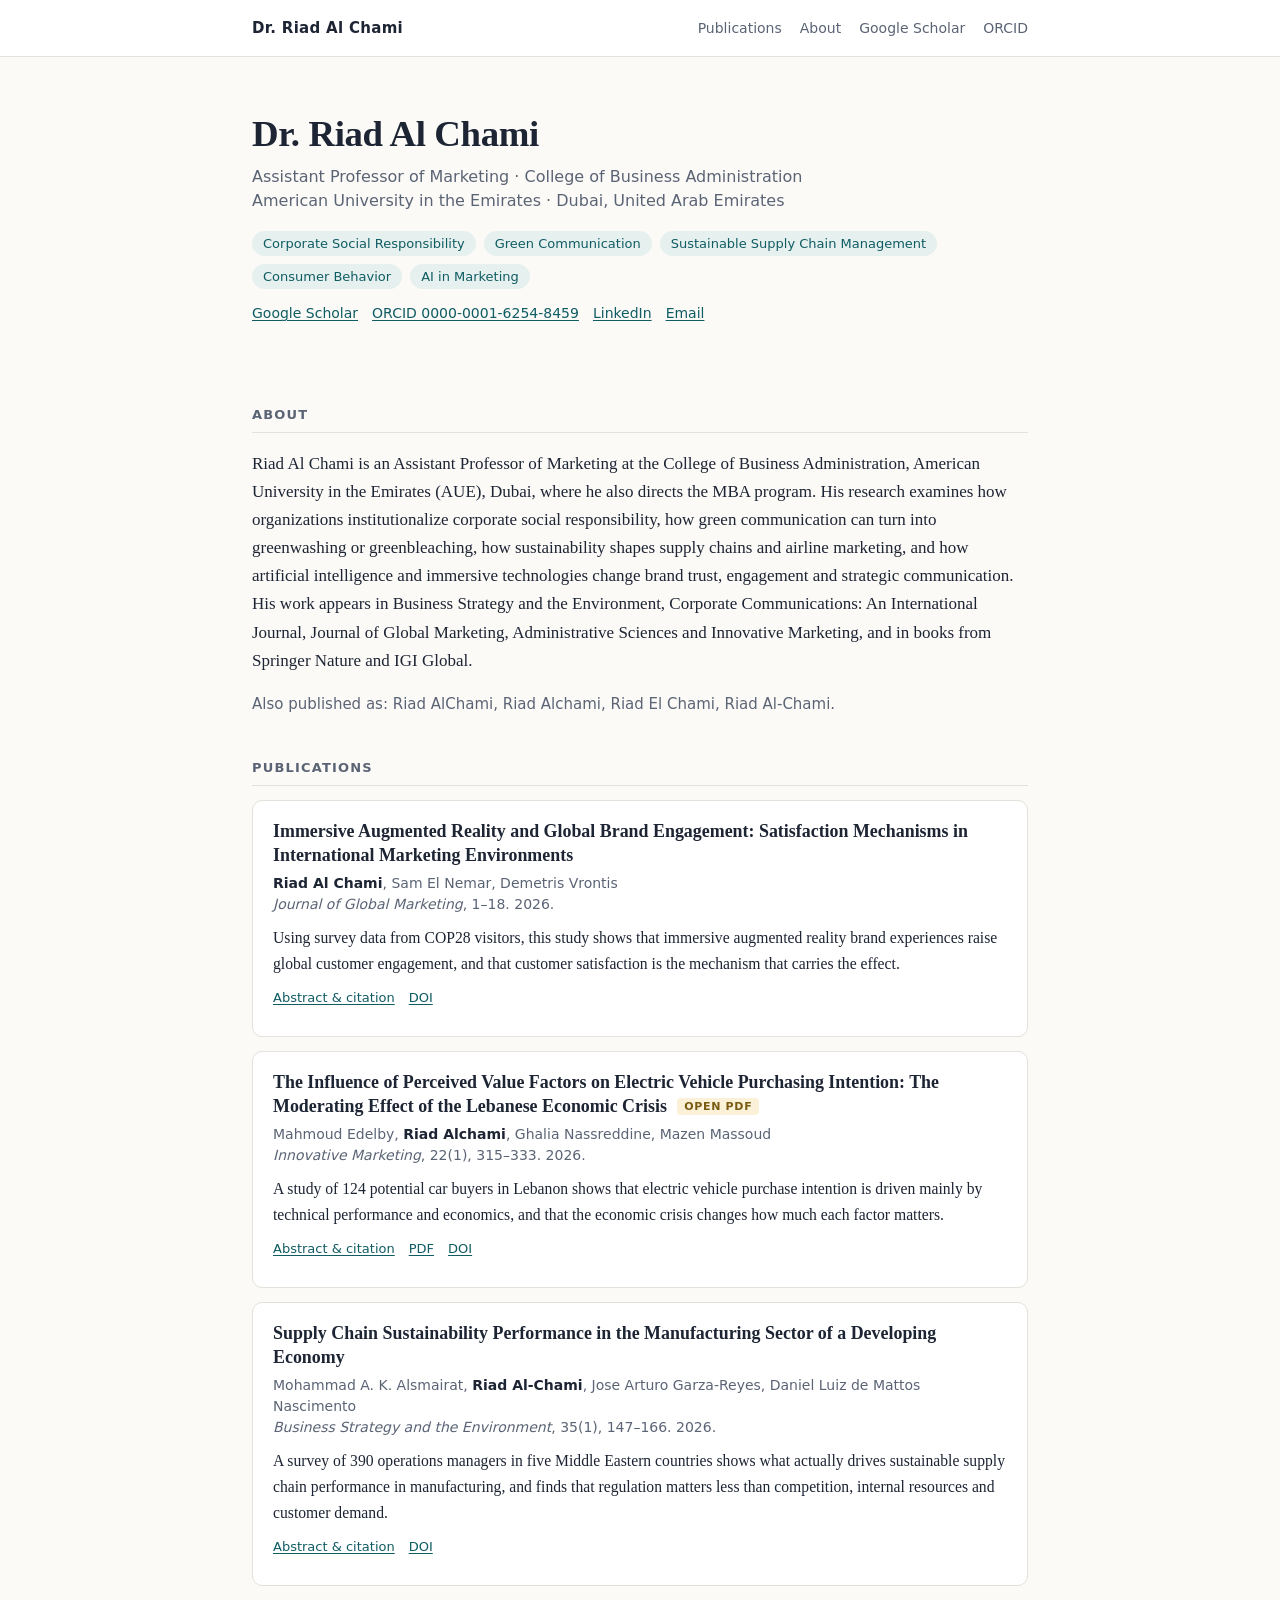
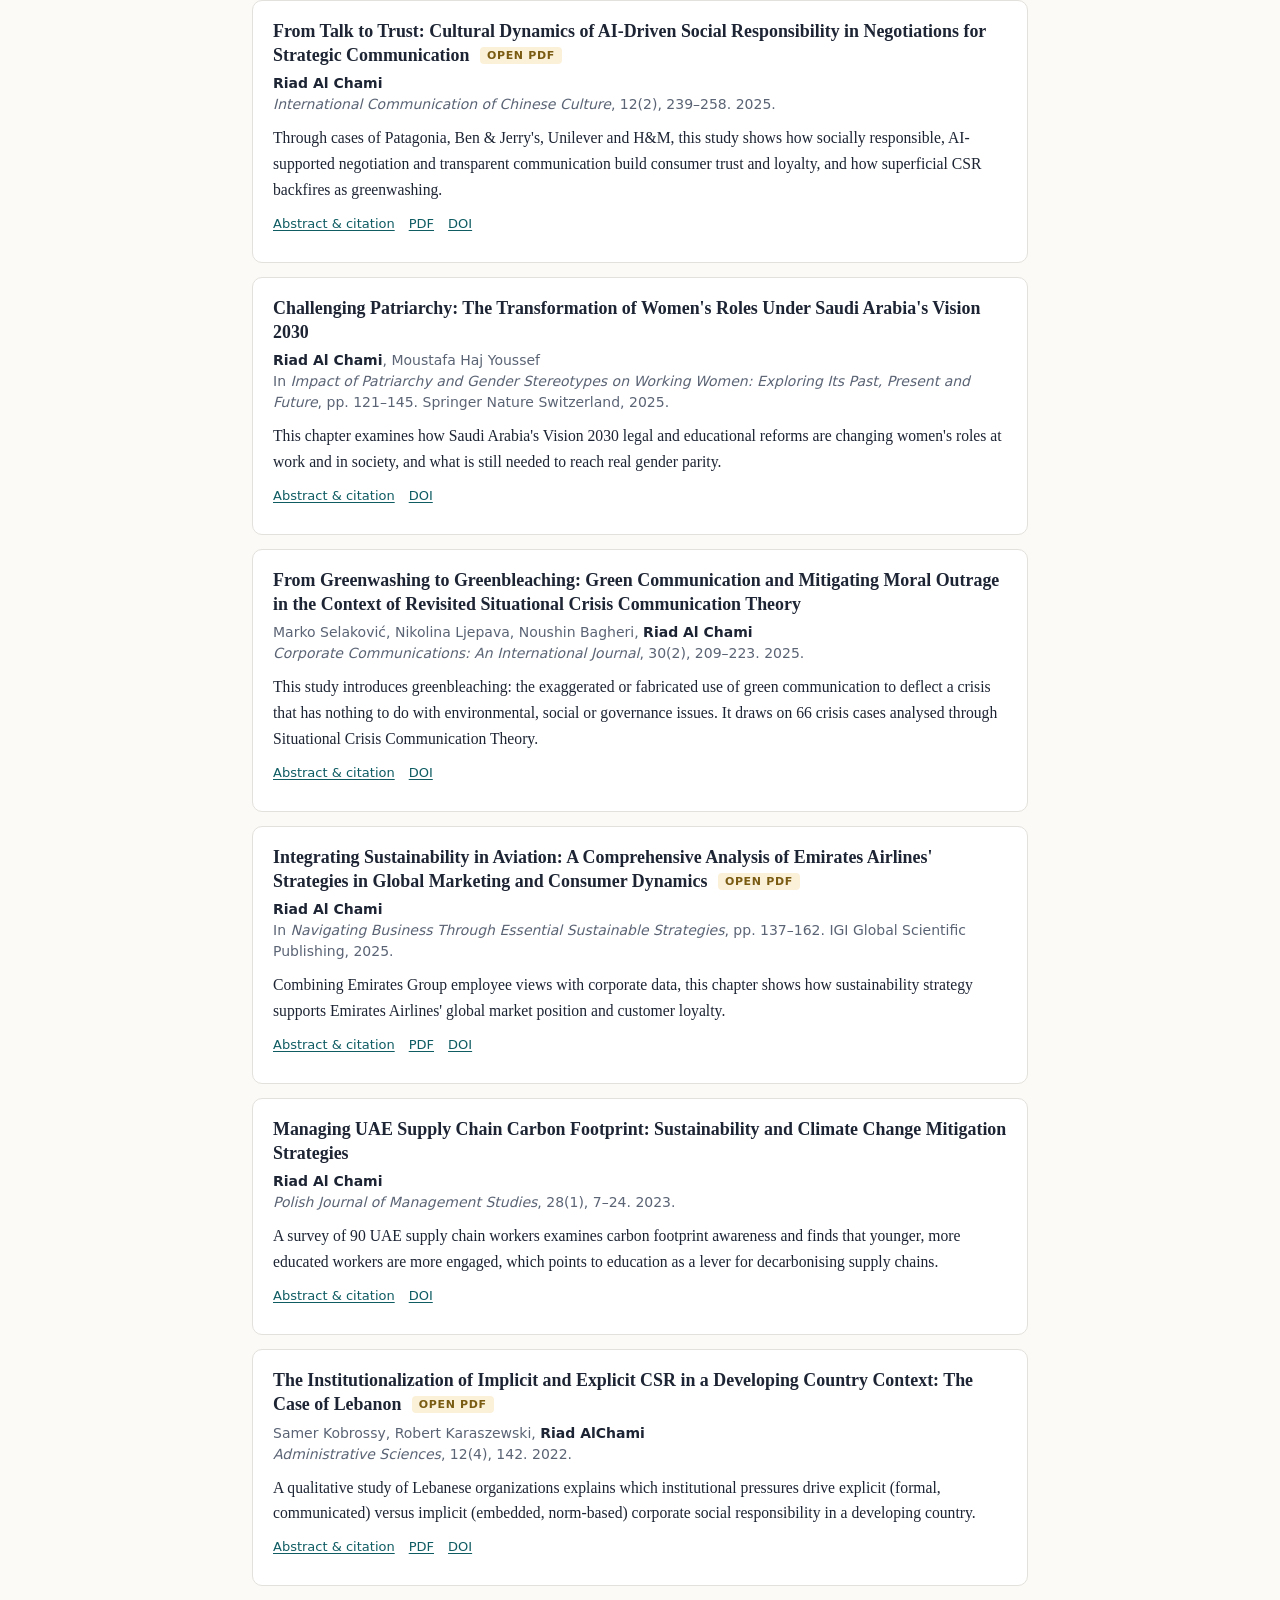
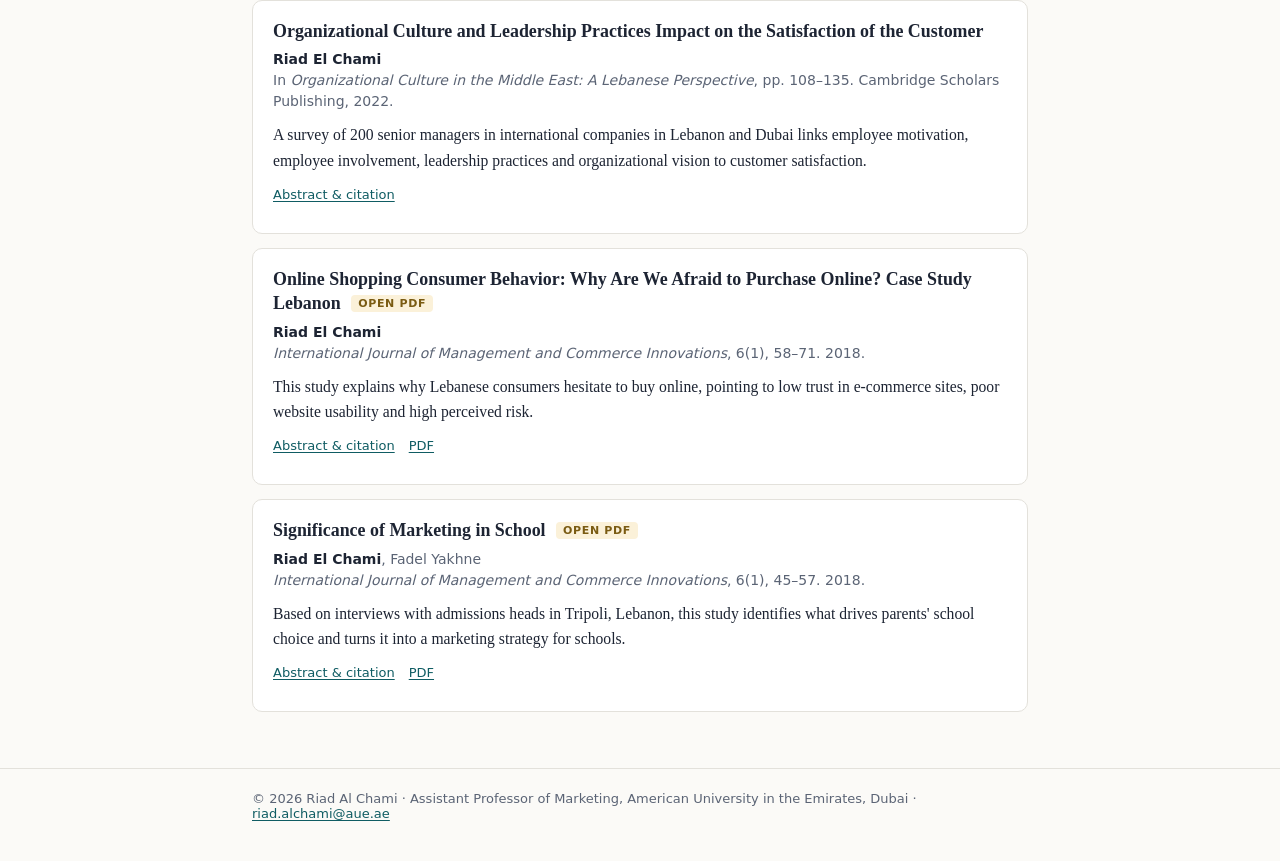
<file: index.html>
<!DOCTYPE html>
<html lang="en"><head>
<meta charset="utf-8"><meta name="viewport" content="width=device-width,initial-scale=1">
<title>Dr. Riad Al Chami | Marketing, CSR and Sustainability Research</title>
<meta name="description" content="Dr. Riad Al Chami, Assistant Professor of Marketing at the American University in the Emirates, Dubai. Research on corporate social responsibility, green communication and greenwashing, sustainable supply chains, consumer behavior and AI in marketing.">
<link rel="canonical" href="https://riadalchami-cloud.github.io/">
<meta property="og:type" content="website"><meta property="og:title" content="Dr. Riad Al Chami | Marketing, CSR and Sustainability Research"><meta property="og:description" content="Dr. Riad Al Chami, Assistant Professor of Marketing at the American University in the Emirates, Dubai. Research on corporate social responsibility, green communication and greenwashing, sustainable supply chains, consumer behavior and AI in marketing."><meta property="og:url" content="https://riadalchami-cloud.github.io/">
<meta name="robots" content="index,follow">

<link rel="stylesheet" href="https://riadalchami-cloud.github.io/style.css">
<script type="application/ld+json">{"@context": "https://schema.org", "@graph": [{"@type": "Person", "@id": "https://riadalchami-cloud.github.io/#person", "name": "Riad Al Chami", "honorificPrefix": "Dr.", "givenName": "Riad", "familyName": "Al Chami", "alternateName": ["Riad AlChami", "Riad Alchami", "Riad El Chami", "Riad Al-Chami"], "jobTitle": "Assistant Professor of Marketing", "affiliation": {"@type": "CollegeOrUniversity", "name": "American University in the Emirates", "url": "https://www.aue.ae", "address": {"@type": "PostalAddress", "addressLocality": "Dubai", "addressCountry": "AE"}}, "email": "mailto:riad.alchami@aue.ae", "url": "https://riadalchami-cloud.github.io/", "sameAs": ["https://orcid.org/0000-0001-6254-8459", "https://scholar.google.com/citations?user=tgdiXy8AAAAJ", "https://www.linkedin.com/in/riadchami/"], "knowsAbout": ["Corporate Social Responsibility", "Green Communication", "Sustainable Supply Chain Management", "Consumer Behavior", "AI in Marketing"], "identifier": {"@type": "PropertyValue", "propertyID": "ORCID", "value": "0000-0001-6254-8459"}}, {"@type": "ProfilePage", "@id": "https://riadalchami-cloud.github.io/", "url": "https://riadalchami-cloud.github.io/", "name": "Dr. Riad Al Chami | Publications", "mainEntity": {"@id": "https://riadalchami-cloud.github.io/#person"}, "dateModified": "2026-11-16"}, {"@type": "ItemList", "name": "Publications by Riad Al Chami", "itemListElement": [{"@type": "ListItem", "position": 1, "url": "https://riadalchami-cloud.github.io/immersive-augmented-reality-global-brand-engagement.html", "name": "Immersive Augmented Reality and Global Brand Engagement: Satisfaction Mechanisms in International Marketing Environments"}, {"@type": "ListItem", "position": 2, "url": "https://riadalchami-cloud.github.io/ev-purchase-intention-lebanese-economic-crisis.html", "name": "The Influence of Perceived Value Factors on Electric Vehicle Purchasing Intention: The Moderating Effect of the Lebanese Economic Crisis"}, {"@type": "ListItem", "position": 3, "url": "https://riadalchami-cloud.github.io/supply-chain-sustainability-performance-manufacturing.html", "name": "Supply Chain Sustainability Performance in the Manufacturing Sector of a Developing Economy"}, {"@type": "ListItem", "position": 4, "url": "https://riadalchami-cloud.github.io/from-talk-to-trust-ai-driven-social-responsibility.html", "name": "From Talk to Trust: Cultural Dynamics of AI-Driven Social Responsibility in Negotiations for Strategic Communication"}, {"@type": "ListItem", "position": 5, "url": "https://riadalchami-cloud.github.io/challenging-patriarchy-saudi-vision-2030.html", "name": "Challenging Patriarchy: The Transformation of Women's Roles Under Saudi Arabia's Vision 2030"}, {"@type": "ListItem", "position": 6, "url": "https://riadalchami-cloud.github.io/from-greenwashing-to-greenbleaching.html", "name": "From Greenwashing to Greenbleaching: Green Communication and Mitigating Moral Outrage in the Context of Revisited Situational Crisis Communication Theory"}, {"@type": "ListItem", "position": 7, "url": "https://riadalchami-cloud.github.io/integrating-sustainability-in-aviation-emirates-airlines.html", "name": "Integrating Sustainability in Aviation: A Comprehensive Analysis of Emirates Airlines' Strategies in Global Marketing and Consumer Dynamics"}, {"@type": "ListItem", "position": 8, "url": "https://riadalchami-cloud.github.io/managing-uae-supply-chain-carbon-footprint.html", "name": "Managing UAE Supply Chain Carbon Footprint: Sustainability and Climate Change Mitigation Strategies"}, {"@type": "ListItem", "position": 9, "url": "https://riadalchami-cloud.github.io/institutionalization-implicit-explicit-csr-lebanon.html", "name": "The Institutionalization of Implicit and Explicit CSR in a Developing Country Context: The Case of Lebanon"}, {"@type": "ListItem", "position": 10, "url": "https://riadalchami-cloud.github.io/organizational-culture-leadership-customer-satisfaction.html", "name": "Organizational Culture and Leadership Practices Impact on the Satisfaction of the Customer"}, {"@type": "ListItem", "position": 11, "url": "https://riadalchami-cloud.github.io/online-shopping-consumer-behavior-lebanon.html", "name": "Online Shopping Consumer Behavior: Why Are We Afraid to Purchase Online? Case Study Lebanon"}, {"@type": "ListItem", "position": 12, "url": "https://riadalchami-cloud.github.io/significance-of-marketing-in-school.html", "name": "Significance of Marketing in School"}]}]}</script>
</head><body>
<header class="site"><div class="wrap"><a class="brand" href="https://riadalchami-cloud.github.io/">Dr. Riad Al Chami</a>
<nav><a href="https://riadalchami-cloud.github.io/#publications">Publications</a><a href="https://riadalchami-cloud.github.io/#about">About</a><a href="https://scholar.google.com/citations?user=tgdiXy8AAAAJ">Google Scholar</a><a href="https://orcid.org/0000-0001-6254-8459">ORCID</a></nav></div></header>

<main class="wrap">
<section class="hero"><h1>Dr. Riad Al Chami</h1>
<p class="role">Assistant Professor of Marketing · College of Business Administration<br>American University in the Emirates · Dubai, United Arab Emirates</p>
<ul class="chips"><li>Corporate Social Responsibility</li><li>Green Communication</li><li>Sustainable Supply Chain Management</li><li>Consumer Behavior</li><li>AI in Marketing</li></ul>
<p class="ids"><a href="https://scholar.google.com/citations?user=tgdiXy8AAAAJ">Google Scholar</a><a href="https://orcid.org/0000-0001-6254-8459">ORCID 0000-0001-6254-8459</a><a href="https://www.linkedin.com/in/riadchami/">LinkedIn</a><a href="mailto:riad.alchami@aue.ae">Email</a></p></section>
<section id="about"><h2>About</h2><p>Riad Al Chami is an Assistant Professor of Marketing at the College of Business Administration, American University in the Emirates (AUE), Dubai, where he also directs the MBA program. His research examines how organizations institutionalize corporate social responsibility, how green communication can turn into greenwashing or greenbleaching, how sustainability shapes supply chains and airline marketing, and how artificial intelligence and immersive technologies change brand trust, engagement and strategic communication. His work appears in Business Strategy and the Environment, Corporate Communications: An International Journal, Journal of Global Marketing, Administrative Sciences and Innovative Marketing, and in books from Springer Nature and IGI Global.</p>
<p class="meta">Also published as: Riad AlChami, Riad Alchami, Riad El Chami, Riad Al-Chami.</p></section>
<section id="publications"><h2>Publications</h2><div class="pub"><h3><a href="https://riadalchami-cloud.github.io/immersive-augmented-reality-global-brand-engagement.html">Immersive Augmented Reality and Global Brand Engagement: Satisfaction Mechanisms in International Marketing Environments</a></h3>
<p class="by"><b>Riad Al Chami</b>, Sam El Nemar, Demetris Vrontis</p><p class="venue"><i>Journal of Global Marketing</i>, 1–18. 2026.</p>
<p class="sum">Using survey data from COP28 visitors, this study shows that immersive augmented reality brand experiences raise global customer engagement, and that customer satisfaction is the mechanism that carries the effect.</p><p class="links"><a href="https://riadalchami-cloud.github.io/immersive-augmented-reality-global-brand-engagement.html">Abstract & citation</a><a href="https://doi.org/10.1080/08911762.2026.2745960">DOI</a></p></div><div class="pub"><h3><a href="https://riadalchami-cloud.github.io/ev-purchase-intention-lebanese-economic-crisis.html">The Influence of Perceived Value Factors on Electric Vehicle Purchasing Intention: The Moderating Effect of the Lebanese Economic Crisis</a> <span class="tag">Open PDF</span></h3>
<p class="by">Mahmoud Edelby, <b>Riad Alchami</b>, Ghalia Nassreddine, Mazen Massoud</p><p class="venue"><i>Innovative Marketing</i>, 22(1), 315–333. 2026.</p>
<p class="sum">A study of 124 potential car buyers in Lebanon shows that electric vehicle purchase intention is driven mainly by technical performance and economics, and that the economic crisis changes how much each factor matters.</p><p class="links"><a href="https://riadalchami-cloud.github.io/ev-purchase-intention-lebanese-economic-crisis.html">Abstract & citation</a><a href="https://riadalchami-cloud.github.io/ev-purchase-intention-lebanese-economic-crisis.pdf">PDF</a><a href="https://doi.org/10.21511/im.22(1).2026.23">DOI</a></p></div><div class="pub"><h3><a href="https://riadalchami-cloud.github.io/supply-chain-sustainability-performance-manufacturing.html">Supply Chain Sustainability Performance in the Manufacturing Sector of a Developing Economy</a></h3>
<p class="by">Mohammad A. K. Alsmairat, <b>Riad Al-Chami</b>, Jose Arturo Garza-Reyes, Daniel Luiz de Mattos Nascimento</p><p class="venue"><i>Business Strategy and the Environment</i>, 35(1), 147–166. 2026.</p>
<p class="sum">A survey of 390 operations managers in five Middle Eastern countries shows what actually drives sustainable supply chain performance in manufacturing, and finds that regulation matters less than competition, internal resources and customer demand.</p><p class="links"><a href="https://riadalchami-cloud.github.io/supply-chain-sustainability-performance-manufacturing.html">Abstract & citation</a><a href="https://doi.org/10.1002/bse.70169">DOI</a></p></div><div class="pub"><h3><a href="https://riadalchami-cloud.github.io/from-talk-to-trust-ai-driven-social-responsibility.html">From Talk to Trust: Cultural Dynamics of AI-Driven Social Responsibility in Negotiations for Strategic Communication</a> <span class="tag">Open PDF</span></h3>
<p class="by"><b>Riad Al Chami</b></p><p class="venue"><i>International Communication of Chinese Culture</i>, 12(2), 239–258. 2025.</p>
<p class="sum">Through cases of Patagonia, Ben &amp; Jerry&#x27;s, Unilever and H&amp;M, this study shows how socially responsible, AI-supported negotiation and transparent communication build consumer trust and loyalty, and how superficial CSR backfires as greenwashing.</p><p class="links"><a href="https://riadalchami-cloud.github.io/from-talk-to-trust-ai-driven-social-responsibility.html">Abstract & citation</a><a href="https://riadalchami-cloud.github.io/from-talk-to-trust-ai-driven-social-responsibility.pdf">PDF</a><a href="https://doi.org/10.1007/s40636-025-00331-4">DOI</a></p></div><div class="pub"><h3><a href="https://riadalchami-cloud.github.io/challenging-patriarchy-saudi-vision-2030.html">Challenging Patriarchy: The Transformation of Women&#x27;s Roles Under Saudi Arabia&#x27;s Vision 2030</a></h3>
<p class="by"><b>Riad Al Chami</b>, Moustafa Haj Youssef</p><p class="venue">In <i>Impact of Patriarchy and Gender Stereotypes on Working Women: Exploring Its Past, Present and Future</i>, pp. 121–145. Springer Nature Switzerland, 2025.</p>
<p class="sum">This chapter examines how Saudi Arabia&#x27;s Vision 2030 legal and educational reforms are changing women&#x27;s roles at work and in society, and what is still needed to reach real gender parity.</p><p class="links"><a href="https://riadalchami-cloud.github.io/challenging-patriarchy-saudi-vision-2030.html">Abstract & citation</a><a href="https://doi.org/10.1007/978-3-031-74406-8_7">DOI</a></p></div><div class="pub"><h3><a href="https://riadalchami-cloud.github.io/from-greenwashing-to-greenbleaching.html">From Greenwashing to Greenbleaching: Green Communication and Mitigating Moral Outrage in the Context of Revisited Situational Crisis Communication Theory</a></h3>
<p class="by">Marko Selaković, Nikolina Ljepava, Noushin Bagheri, <b>Riad Al Chami</b></p><p class="venue"><i>Corporate Communications: An International Journal</i>, 30(2), 209–223. 2025.</p>
<p class="sum">This study introduces greenbleaching: the exaggerated or fabricated use of green communication to deflect a crisis that has nothing to do with environmental, social or governance issues. It draws on 66 crisis cases analysed through Situational Crisis Communication Theory.</p><p class="links"><a href="https://riadalchami-cloud.github.io/from-greenwashing-to-greenbleaching.html">Abstract & citation</a><a href="https://doi.org/10.1108/CCIJ-01-2024-0011">DOI</a></p></div><div class="pub"><h3><a href="https://riadalchami-cloud.github.io/integrating-sustainability-in-aviation-emirates-airlines.html">Integrating Sustainability in Aviation: A Comprehensive Analysis of Emirates Airlines&#x27; Strategies in Global Marketing and Consumer Dynamics</a> <span class="tag">Open PDF</span></h3>
<p class="by"><b>Riad Al Chami</b></p><p class="venue">In <i>Navigating Business Through Essential Sustainable Strategies</i>, pp. 137–162. IGI Global Scientific Publishing, 2025.</p>
<p class="sum">Combining Emirates Group employee views with corporate data, this chapter shows how sustainability strategy supports Emirates Airlines&#x27; global market position and customer loyalty.</p><p class="links"><a href="https://riadalchami-cloud.github.io/integrating-sustainability-in-aviation-emirates-airlines.html">Abstract & citation</a><a href="https://riadalchami-cloud.github.io/integrating-sustainability-in-aviation-emirates-airlines.pdf">PDF</a><a href="https://doi.org/10.4018/979-8-3693-5360-8.ch006">DOI</a></p></div><div class="pub"><h3><a href="https://riadalchami-cloud.github.io/managing-uae-supply-chain-carbon-footprint.html">Managing UAE Supply Chain Carbon Footprint: Sustainability and Climate Change Mitigation Strategies</a></h3>
<p class="by"><b>Riad Al Chami</b></p><p class="venue"><i>Polish Journal of Management Studies</i>, 28(1), 7–24. 2023.</p>
<p class="sum">A survey of 90 UAE supply chain workers examines carbon footprint awareness and finds that younger, more educated workers are more engaged, which points to education as a lever for decarbonising supply chains.</p><p class="links"><a href="https://riadalchami-cloud.github.io/managing-uae-supply-chain-carbon-footprint.html">Abstract & citation</a><a href="https://doi.org/10.17512/pjms.2023.28.1.01">DOI</a></p></div><div class="pub"><h3><a href="https://riadalchami-cloud.github.io/institutionalization-implicit-explicit-csr-lebanon.html">The Institutionalization of Implicit and Explicit CSR in a Developing Country Context: The Case of Lebanon</a> <span class="tag">Open PDF</span></h3>
<p class="by">Samer Kobrossy, Robert Karaszewski, <b>Riad AlChami</b></p><p class="venue"><i>Administrative Sciences</i>, 12(4), 142. 2022.</p>
<p class="sum">A qualitative study of Lebanese organizations explains which institutional pressures drive explicit (formal, communicated) versus implicit (embedded, norm-based) corporate social responsibility in a developing country.</p><p class="links"><a href="https://riadalchami-cloud.github.io/institutionalization-implicit-explicit-csr-lebanon.html">Abstract & citation</a><a href="https://riadalchami-cloud.github.io/institutionalization-implicit-explicit-csr-lebanon.pdf">PDF</a><a href="https://doi.org/10.3390/admsci12040142">DOI</a></p></div><div class="pub"><h3><a href="https://riadalchami-cloud.github.io/organizational-culture-leadership-customer-satisfaction.html">Organizational Culture and Leadership Practices Impact on the Satisfaction of the Customer</a></h3>
<p class="by"><b>Riad El Chami</b></p><p class="venue">In <i>Organizational Culture in the Middle East: A Lebanese Perspective</i>, pp. 108–135. Cambridge Scholars Publishing, 2022.</p>
<p class="sum">A survey of 200 senior managers in international companies in Lebanon and Dubai links employee motivation, employee involvement, leadership practices and organizational vision to customer satisfaction.</p><p class="links"><a href="https://riadalchami-cloud.github.io/organizational-culture-leadership-customer-satisfaction.html">Abstract & citation</a></p></div><div class="pub"><h3><a href="https://riadalchami-cloud.github.io/online-shopping-consumer-behavior-lebanon.html">Online Shopping Consumer Behavior: Why Are We Afraid to Purchase Online? Case Study Lebanon</a> <span class="tag">Open PDF</span></h3>
<p class="by"><b>Riad El Chami</b></p><p class="venue"><i>International Journal of Management and Commerce Innovations</i>, 6(1), 58–71. 2018.</p>
<p class="sum">This study explains why Lebanese consumers hesitate to buy online, pointing to low trust in e-commerce sites, poor website usability and high perceived risk.</p><p class="links"><a href="https://riadalchami-cloud.github.io/online-shopping-consumer-behavior-lebanon.html">Abstract & citation</a><a href="https://riadalchami-cloud.github.io/online-shopping-consumer-behavior-lebanon.pdf">PDF</a></p></div><div class="pub"><h3><a href="https://riadalchami-cloud.github.io/significance-of-marketing-in-school.html">Significance of Marketing in School</a> <span class="tag">Open PDF</span></h3>
<p class="by"><b>Riad El Chami</b>, Fadel Yakhne</p><p class="venue"><i>International Journal of Management and Commerce Innovations</i>, 6(1), 45–57. 2018.</p>
<p class="sum">Based on interviews with admissions heads in Tripoli, Lebanon, this study identifies what drives parents&#x27; school choice and turns it into a marketing strategy for schools.</p><p class="links"><a href="https://riadalchami-cloud.github.io/significance-of-marketing-in-school.html">Abstract & citation</a><a href="https://riadalchami-cloud.github.io/significance-of-marketing-in-school.pdf">PDF</a></p></div></section>
</main><footer><div class="wrap">© 2026 Riad Al Chami · Assistant Professor of Marketing, American University in the Emirates, Dubai · <a href="mailto:riad.alchami@aue.ae">riad.alchami@aue.ae</a></div></footer></body></html>
</file>
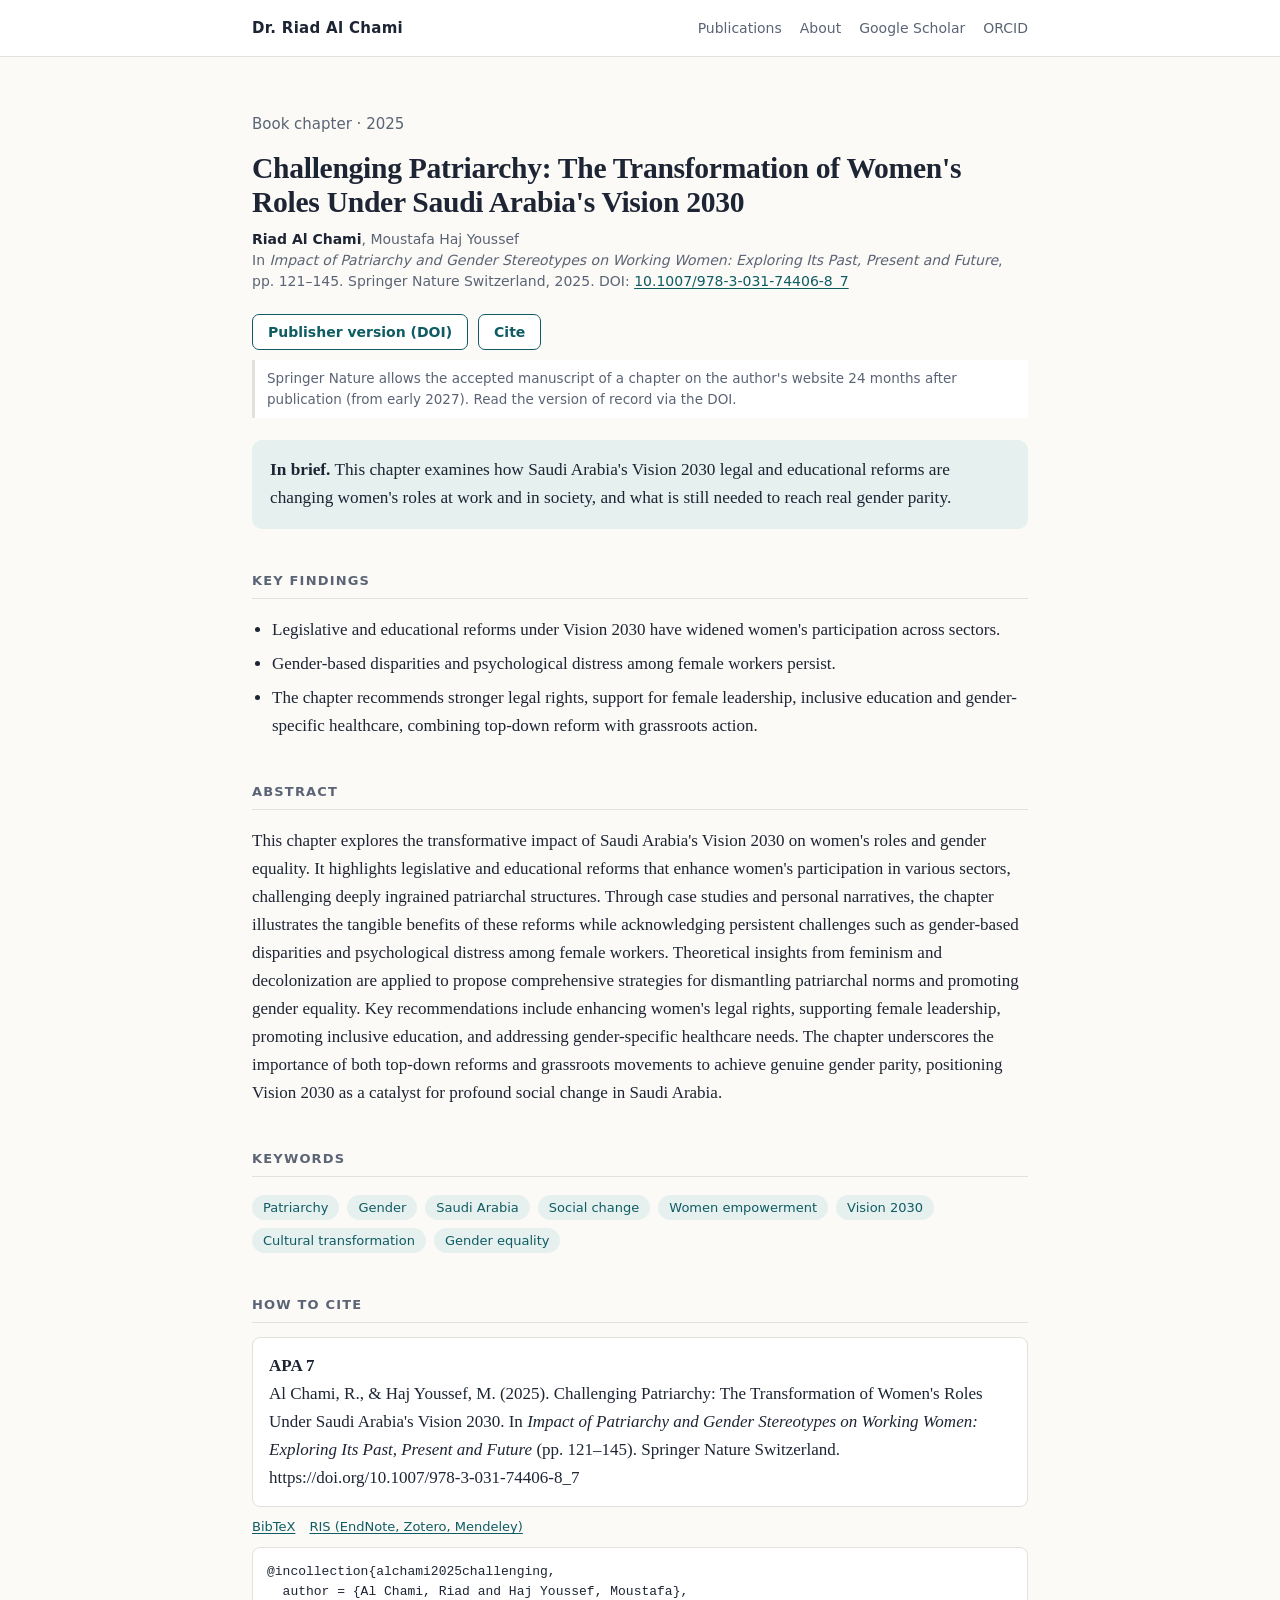
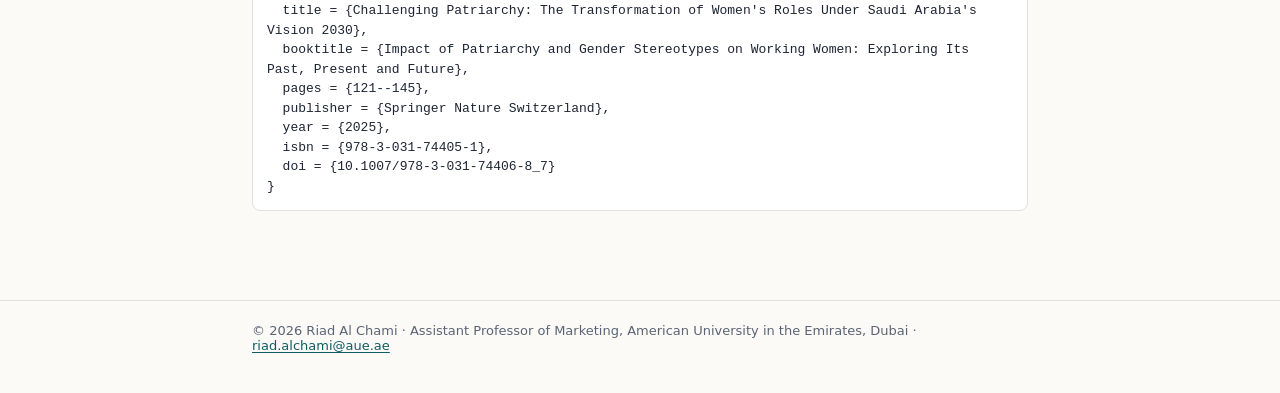
<file: challenging-patriarchy-saudi-vision-2030.html>
<!DOCTYPE html>
<html lang="en"><head>
<meta charset="utf-8"><meta name="viewport" content="width=device-width,initial-scale=1">
<title>Challenging Patriarchy: The Transformation of Women&#x27;s Roles Under Saudi Arabia&#x27;s Vision 2030 | Riad Al Chami</title>
<meta name="description" content="This chapter examines how Saudi Arabia&#x27;s Vision 2030 legal and educational reforms are changing women&#x27;s roles at work and in society, and what is still needed to reach real gender parity.">
<link rel="canonical" href="https://riadalchami-cloud.github.io/challenging-patriarchy-saudi-vision-2030.html">
<meta property="og:type" content="website"><meta property="og:title" content="Challenging Patriarchy: The Transformation of Women&#x27;s Roles Under Saudi Arabia&#x27;s Vision 2030 | Riad Al Chami"><meta property="og:description" content="This chapter examines how Saudi Arabia&#x27;s Vision 2030 legal and educational reforms are changing women&#x27;s roles at work and in society, and what is still needed to reach real gender parity."><meta property="og:url" content="https://riadalchami-cloud.github.io/challenging-patriarchy-saudi-vision-2030.html">
<meta name="robots" content="index,follow">
<meta name="citation_title" content="Challenging Patriarchy: The Transformation of Women&#x27;s Roles Under Saudi Arabia&#x27;s Vision 2030">
<meta name="citation_author" content="Al Chami, Riad">
<meta name="citation_author" content="Haj Youssef, Moustafa">
<meta name="citation_publication_date" content="2025/01/11">
<meta name="citation_inbook_title" content="Impact of Patriarchy and Gender Stereotypes on Working Women: Exploring Its Past, Present and Future">
<meta name="citation_isbn" content="978-3-031-74405-1">
<meta name="citation_firstpage" content="121">
<meta name="citation_lastpage" content="145">
<meta name="citation_publisher" content="Springer Nature Switzerland">
<meta name="citation_doi" content="10.1007/978-3-031-74406-8_7">
<meta name="citation_abstract_html_url" content="https://riadalchami-cloud.github.io/challenging-patriarchy-saudi-vision-2030.html">
<meta name="citation_keywords" content="Patriarchy; Gender; Saudi Arabia; Social change; Women empowerment; Vision 2030; Cultural transformation; Gender equality">
<meta name="citation_language" content="en">
<meta name="DC.title" content="Challenging Patriarchy: The Transformation of Women&#x27;s Roles Under Saudi Arabia&#x27;s Vision 2030">
<meta name="DC.creator" content="Al Chami, Riad">
<meta name="DC.creator" content="Haj Youssef, Moustafa">
<meta name="DC.date" content="2025">
<meta name="DC.identifier" content="doi:10.1007/978-3-031-74406-8_7">
<link rel="stylesheet" href="https://riadalchami-cloud.github.io/style.css">
<script type="application/ld+json">{"@context": "https://schema.org", "@type": "Chapter", "@id": "https://riadalchami-cloud.github.io/challenging-patriarchy-saudi-vision-2030.html", "url": "https://riadalchami-cloud.github.io/challenging-patriarchy-saudi-vision-2030.html", "headline": "Challenging Patriarchy: The Transformation of Women's Roles Under Saudi Arabia's Vision 2030", "name": "Challenging Patriarchy: The Transformation of Women's Roles Under Saudi Arabia's Vision 2030", "author": [{"@type": "Person", "name": "Riad Al Chami", "@id": "https://riadalchami-cloud.github.io/#person", "sameAs": "https://orcid.org/0000-0001-6254-8459"}, {"@type": "Person", "name": "Moustafa Haj Youssef"}], "datePublished": "2025-01-11", "inLanguage": "en", "keywords": ["Patriarchy", "Gender", "Saudi Arabia", "Social change", "Women empowerment", "Vision 2030", "Cultural transformation", "Gender equality"], "publisher": {"@type": "Organization", "name": "Springer Nature Switzerland"}, "abstract": "This chapter explores the transformative impact of Saudi Arabia's Vision 2030 on women's roles and gender equality. It highlights legislative and educational reforms that enhance women's participation in various sectors, challenging deeply ingrained patriarchal structures. Through case studies and personal narratives, the chapter illustrates the tangible benefits of these reforms while acknowledging persistent challenges such as gender-based disparities and psychological distress among female workers. Theoretical insights from feminism and decolonization are applied to propose comprehensive strategies for dismantling patriarchal norms and promoting gender equality. Key recommendations include enhancing women's legal rights, supporting female leadership, promoting inclusive education, and addressing gender-specific healthcare needs. The chapter underscores the importance of both top-down reforms and grassroots movements to achieve genuine gender parity, positioning Vision 2030 as a catalyst for profound social change in Saudi Arabia.", "description": "This chapter examines how Saudi Arabia's Vision 2030 legal and educational reforms are changing women's roles at work and in society, and what is still needed to reach real gender parity.", "sameAs": "https://doi.org/10.1007/978-3-031-74406-8_7", "identifier": {"@type": "PropertyValue", "propertyID": "DOI", "value": "10.1007/978-3-031-74406-8_7"}, "isPartOf": {"@type": "Book", "name": "Impact of Patriarchy and Gender Stereotypes on Working Women: Exploring Its Past, Present and Future", "isbn": "978-3-031-74405-1"}, "pageStart": "121", "pageEnd": "145"}</script>
</head><body>
<header class="site"><div class="wrap"><a class="brand" href="https://riadalchami-cloud.github.io/">Dr. Riad Al Chami</a>
<nav><a href="https://riadalchami-cloud.github.io/#publications">Publications</a><a href="https://riadalchami-cloud.github.io/#about">About</a><a href="https://scholar.google.com/citations?user=tgdiXy8AAAAJ">Google Scholar</a><a href="https://orcid.org/0000-0001-6254-8459">ORCID</a></nav></div></header>
<main class="wrap"><article class="paper">
<p class="meta">Book chapter · 2025</p>
<h1>Challenging Patriarchy: The Transformation of Women&#x27;s Roles Under Saudi Arabia&#x27;s Vision 2030</h1>
<p class="by"><b>Riad Al Chami</b>, Moustafa Haj Youssef</p>
<p class="venue">In <i>Impact of Patriarchy and Gender Stereotypes on Working Women: Exploring Its Past, Present and Future</i>, pp. 121–145. Springer Nature Switzerland, 2025. DOI: <a href='https://doi.org/10.1007/978-3-031-74406-8_7'>10.1007/978-3-031-74406-8_7</a></p>
<div class="actions"><a class="btn ghost" href="https://doi.org/10.1007/978-3-031-74406-8_7">Publisher version (DOI)</a><a class="btn ghost" href="#cite">Cite</a></div>
<p class="note">Springer Nature allows the accepted manuscript of a chapter on the author&#x27;s website 24 months after publication (from early 2027). Read the version of record via the DOI.</p>
<div class="brief"><b>In brief.</b> This chapter examines how Saudi Arabia&#x27;s Vision 2030 legal and educational reforms are changing women&#x27;s roles at work and in society, and what is still needed to reach real gender parity.</div>
<h2>Key findings</h2><ul class='find'><li>Legislative and educational reforms under Vision 2030 have widened women&#x27;s participation across sectors.</li><li>Gender-based disparities and psychological distress among female workers persist.</li><li>The chapter recommends stronger legal rights, support for female leadership, inclusive education and gender-specific healthcare, combining top-down reform with grassroots action.</li></ul>
<h2>Abstract</h2><p>This chapter explores the transformative impact of Saudi Arabia&#x27;s Vision 2030 on women&#x27;s roles and gender equality. It highlights legislative and educational reforms that enhance women&#x27;s participation in various sectors, challenging deeply ingrained patriarchal structures. Through case studies and personal narratives, the chapter illustrates the tangible benefits of these reforms while acknowledging persistent challenges such as gender-based disparities and psychological distress among female workers. Theoretical insights from feminism and decolonization are applied to propose comprehensive strategies for dismantling patriarchal norms and promoting gender equality. Key recommendations include enhancing women&#x27;s legal rights, supporting female leadership, promoting inclusive education, and addressing gender-specific healthcare needs. The chapter underscores the importance of both top-down reforms and grassroots movements to achieve genuine gender parity, positioning Vision 2030 as a catalyst for profound social change in Saudi Arabia.</p>
<h2>Keywords</h2><ul class="chips"><li>Patriarchy</li><li>Gender</li><li>Saudi Arabia</li><li>Social change</li><li>Women empowerment</li><li>Vision 2030</li><li>Cultural transformation</li><li>Gender equality</li></ul>
<h2 id="cite">How to cite</h2>
<div class="cite"><b>APA 7</b><br>Al Chami, R., & Haj Youssef, M. (2025). Challenging Patriarchy: The Transformation of Women's Roles Under Saudi Arabia's Vision 2030. In <i>Impact of Patriarchy and Gender Stereotypes on Working Women: Exploring Its Past, Present and Future</i> (pp. 121–145). Springer Nature Switzerland. https://doi.org/10.1007/978-3-031-74406-8_7</div>
<p class="links" style="margin-top:12px"><a href="https://riadalchami-cloud.github.io/challenging-patriarchy-saudi-vision-2030.bib">BibTeX</a><a href="https://riadalchami-cloud.github.io/challenging-patriarchy-saudi-vision-2030.ris">RIS (EndNote, Zotero, Mendeley)</a></p>
<pre>@incollection{alchami2025challenging,
  author = {Al Chami, Riad and Haj Youssef, Moustafa},
  title = {Challenging Patriarchy: The Transformation of Women&#x27;s Roles Under Saudi Arabia&#x27;s Vision 2030},
  booktitle = {Impact of Patriarchy and Gender Stereotypes on Working Women: Exploring Its Past, Present and Future},
  pages = {121--145},
  publisher = {Springer Nature Switzerland},
  year = {2025},
  isbn = {978-3-031-74405-1},
  doi = {10.1007/978-3-031-74406-8_7}
}</pre>
</article></main><footer><div class="wrap">© 2026 Riad Al Chami · Assistant Professor of Marketing, American University in the Emirates, Dubai · <a href="mailto:riad.alchami@aue.ae">riad.alchami@aue.ae</a></div></footer></body></html>
</file>
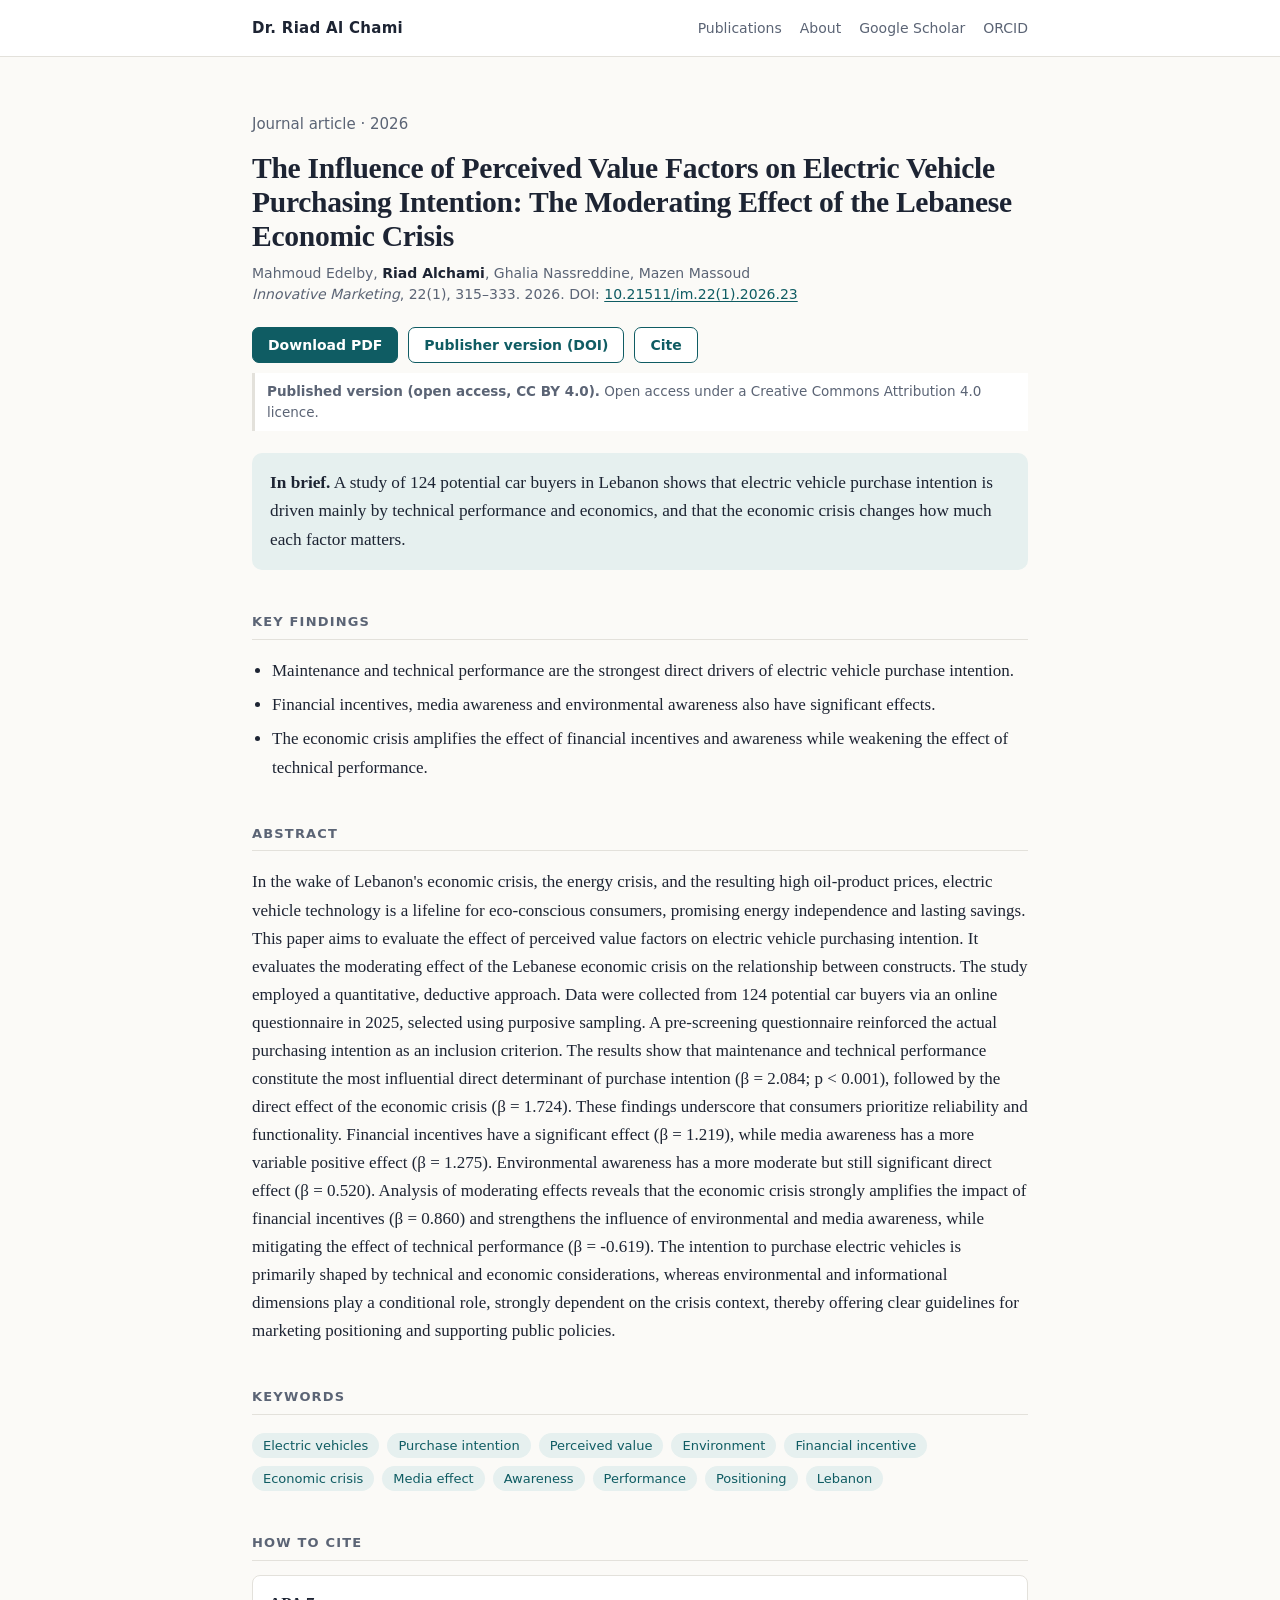
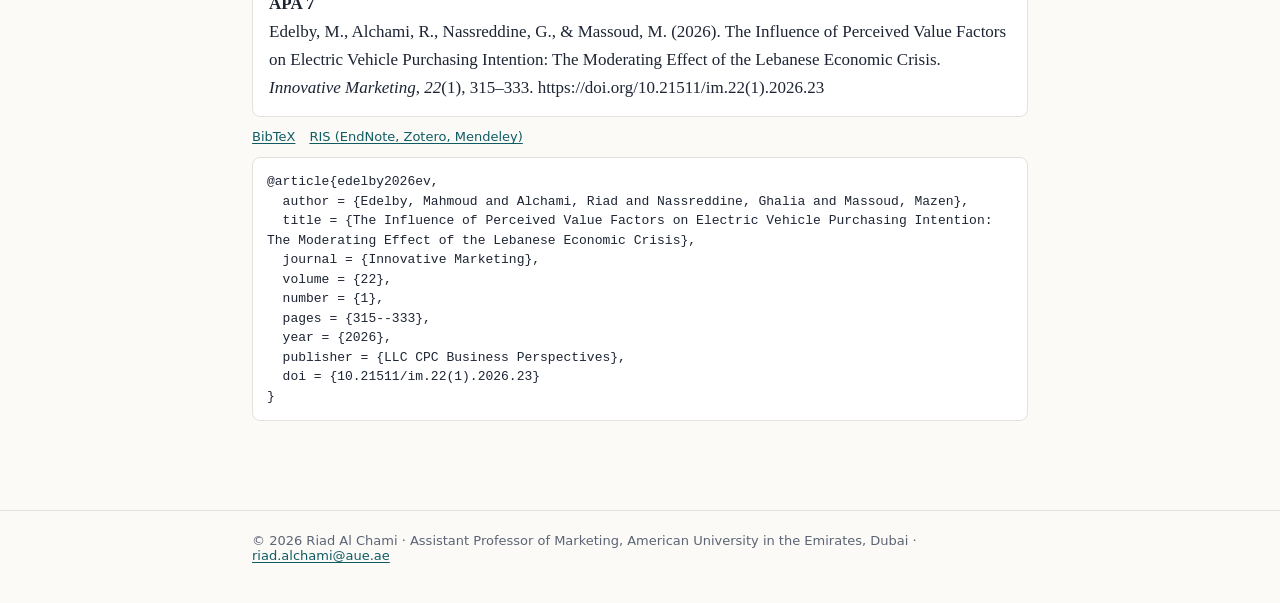
<file: ev-purchase-intention-lebanese-economic-crisis.html>
<!DOCTYPE html>
<html lang="en"><head>
<meta charset="utf-8"><meta name="viewport" content="width=device-width,initial-scale=1">
<title>The Influence of Perceived Value Factors on Electric Vehicle Purchasing Intention: The Moderating Effect of the Lebanese Economic Crisis | Riad Al Chami</title>
<meta name="description" content="A study of 124 potential car buyers in Lebanon shows that electric vehicle purchase intention is driven mainly by technical performance and economics, and that the economic crisis changes how much each factor matters.">
<link rel="canonical" href="https://riadalchami-cloud.github.io/ev-purchase-intention-lebanese-economic-crisis.html">
<meta property="og:type" content="website"><meta property="og:title" content="The Influence of Perceived Value Factors on Electric Vehicle Purchasing Intention: The Moderating Effect of the Lebanese Economic Crisis | Riad Al Chami"><meta property="og:description" content="A study of 124 potential car buyers in Lebanon shows that electric vehicle purchase intention is driven mainly by technical performance and economics, and that the economic crisis changes how much each factor matters."><meta property="og:url" content="https://riadalchami-cloud.github.io/ev-purchase-intention-lebanese-economic-crisis.html">
<meta name="robots" content="index,follow">
<meta name="citation_title" content="The Influence of Perceived Value Factors on Electric Vehicle Purchasing Intention: The Moderating Effect of the Lebanese Economic Crisis">
<meta name="citation_author" content="Edelby, Mahmoud">
<meta name="citation_author" content="Alchami, Riad">
<meta name="citation_author" content="Nassreddine, Ghalia">
<meta name="citation_author" content="Massoud, Mazen">
<meta name="citation_publication_date" content="2026/03/30">
<meta name="citation_journal_title" content="Innovative Marketing">
<meta name="citation_issn" content="1814-2427">
<meta name="citation_volume" content="22">
<meta name="citation_issue" content="1">
<meta name="citation_firstpage" content="315">
<meta name="citation_lastpage" content="333">
<meta name="citation_publisher" content="LLC CPC Business Perspectives">
<meta name="citation_doi" content="10.21511/im.22(1).2026.23">
<meta name="citation_abstract_html_url" content="https://riadalchami-cloud.github.io/ev-purchase-intention-lebanese-economic-crisis.html">
<meta name="citation_pdf_url" content="https://riadalchami-cloud.github.io/ev-purchase-intention-lebanese-economic-crisis.pdf">
<meta name="citation_keywords" content="Electric vehicles; Purchase intention; Perceived value; Environment; Financial incentive; Economic crisis; Media effect; Awareness; Performance; Positioning; Lebanon">
<meta name="citation_language" content="en">
<meta name="DC.title" content="The Influence of Perceived Value Factors on Electric Vehicle Purchasing Intention: The Moderating Effect of the Lebanese Economic Crisis">
<meta name="DC.creator" content="Edelby, Mahmoud">
<meta name="DC.creator" content="Alchami, Riad">
<meta name="DC.creator" content="Nassreddine, Ghalia">
<meta name="DC.creator" content="Massoud, Mazen">
<meta name="DC.date" content="2026">
<meta name="DC.identifier" content="doi:10.21511/im.22(1).2026.23">
<link rel="stylesheet" href="https://riadalchami-cloud.github.io/style.css">
<script type="application/ld+json">{"@context": "https://schema.org", "@type": "ScholarlyArticle", "@id": "https://riadalchami-cloud.github.io/ev-purchase-intention-lebanese-economic-crisis.html", "url": "https://riadalchami-cloud.github.io/ev-purchase-intention-lebanese-economic-crisis.html", "headline": "The Influence of Perceived Value Factors on Electric Vehicle Purchasing Intention: The Moderating Effect of th", "name": "The Influence of Perceived Value Factors on Electric Vehicle Purchasing Intention: The Moderating Effect of the Lebanese Economic Crisis", "author": [{"@type": "Person", "name": "Mahmoud Edelby"}, {"@type": "Person", "name": "Riad Alchami", "@id": "https://riadalchami-cloud.github.io/#person", "sameAs": "https://orcid.org/0000-0001-6254-8459"}, {"@type": "Person", "name": "Ghalia Nassreddine"}, {"@type": "Person", "name": "Mazen Massoud"}], "datePublished": "2026-03-30", "inLanguage": "en", "keywords": ["Electric vehicles", "Purchase intention", "Perceived value", "Environment", "Financial incentive", "Economic crisis", "Media effect", "Awareness", "Performance", "Positioning", "Lebanon"], "publisher": {"@type": "Organization", "name": "LLC CPC Business Perspectives"}, "abstract": "In the wake of Lebanon's economic crisis, the energy crisis, and the resulting high oil-product prices, electric vehicle technology is a lifeline for eco-conscious consumers, promising energy independence and lasting savings. This paper aims to evaluate the effect of perceived value factors on electric vehicle purchasing intention. It evaluates the moderating effect of the Lebanese economic crisis on the relationship between constructs. The study employed a quantitative, deductive approach. Data were collected from 124 potential car buyers via an online questionnaire in 2025, selected using purposive sampling. A pre-screening questionnaire reinforced the actual purchasing intention as an inclusion criterion. The results show that maintenance and technical performance constitute the most influential direct determinant of purchase intention (β = 2.084; p < 0.001), followed by the direct effect of the economic crisis (β = 1.724). These findings underscore that consumers prioritize reliability and functionality. Financial incentives have a significant effect (β = 1.219), while media awareness has a more variable positive effect (β = 1.275). Environmental awareness has a more moderate but still significant direct effect (β = 0.520). Analysis of moderating effects reveals that the economic crisis strongly amplifies the impact of financial incentives (β = 0.860) and strengthens the influence of environmental and media awareness, while mitigating the effect of technical performance (β = -0.619). The intention to purchase electric vehicles is primarily shaped by technical and economic considerations, whereas environmental and informational dimensions play a conditional role, strongly dependent on the crisis context, thereby offering clear guidelines for marketing positioning and supporting public policies.", "description": "A study of 124 potential car buyers in Lebanon shows that electric vehicle purchase intention is driven mainly by technical performance and economics, and that the economic crisis changes how much each factor matters.", "sameAs": "https://doi.org/10.21511/im.22(1).2026.23", "identifier": {"@type": "PropertyValue", "propertyID": "DOI", "value": "10.21511/im.22(1).2026.23"}, "isPartOf": {"@type": "PublicationIssue", "issueNumber": "1", "isPartOf": {"@type": "PublicationVolume", "volumeNumber": "22", "isPartOf": {"@type": "Periodical", "name": "Innovative Marketing", "issn": "1814-2427"}}}, "pageStart": "315", "pageEnd": "333", "encoding": {"@type": "MediaObject", "encodingFormat": "application/pdf", "contentUrl": "https://riadalchami-cloud.github.io/ev-purchase-intention-lebanese-economic-crisis.pdf"}, "isAccessibleForFree": true}</script>
</head><body>
<header class="site"><div class="wrap"><a class="brand" href="https://riadalchami-cloud.github.io/">Dr. Riad Al Chami</a>
<nav><a href="https://riadalchami-cloud.github.io/#publications">Publications</a><a href="https://riadalchami-cloud.github.io/#about">About</a><a href="https://scholar.google.com/citations?user=tgdiXy8AAAAJ">Google Scholar</a><a href="https://orcid.org/0000-0001-6254-8459">ORCID</a></nav></div></header>
<main class="wrap"><article class="paper">
<p class="meta">Journal article · 2026</p>
<h1>The Influence of Perceived Value Factors on Electric Vehicle Purchasing Intention: The Moderating Effect of the Lebanese Economic Crisis</h1>
<p class="by">Mahmoud Edelby, <b>Riad Alchami</b>, Ghalia Nassreddine, Mazen Massoud</p>
<p class="venue"><i>Innovative Marketing</i>, 22(1), 315–333. 2026. DOI: <a href='https://doi.org/10.21511/im.22(1).2026.23'>10.21511/im.22(1).2026.23</a></p>
<div class="actions"><a class="btn primary" href="https://riadalchami-cloud.github.io/ev-purchase-intention-lebanese-economic-crisis.pdf">Download PDF</a><a class="btn ghost" href="https://doi.org/10.21511/im.22(1).2026.23">Publisher version (DOI)</a><a class="btn ghost" href="#cite">Cite</a></div>
<p class="note"><b>Published version (open access, CC BY 4.0).</b> Open access under a Creative Commons Attribution 4.0 licence.</p>
<div class="brief"><b>In brief.</b> A study of 124 potential car buyers in Lebanon shows that electric vehicle purchase intention is driven mainly by technical performance and economics, and that the economic crisis changes how much each factor matters.</div>
<h2>Key findings</h2><ul class='find'><li>Maintenance and technical performance are the strongest direct drivers of electric vehicle purchase intention.</li><li>Financial incentives, media awareness and environmental awareness also have significant effects.</li><li>The economic crisis amplifies the effect of financial incentives and awareness while weakening the effect of technical performance.</li></ul>
<h2>Abstract</h2><p>In the wake of Lebanon&#x27;s economic crisis, the energy crisis, and the resulting high oil-product prices, electric vehicle technology is a lifeline for eco-conscious consumers, promising energy independence and lasting savings. This paper aims to evaluate the effect of perceived value factors on electric vehicle purchasing intention. It evaluates the moderating effect of the Lebanese economic crisis on the relationship between constructs. The study employed a quantitative, deductive approach. Data were collected from 124 potential car buyers via an online questionnaire in 2025, selected using purposive sampling. A pre-screening questionnaire reinforced the actual purchasing intention as an inclusion criterion. The results show that maintenance and technical performance constitute the most influential direct determinant of purchase intention (β = 2.084; p &lt; 0.001), followed by the direct effect of the economic crisis (β = 1.724). These findings underscore that consumers prioritize reliability and functionality. Financial incentives have a significant effect (β = 1.219), while media awareness has a more variable positive effect (β = 1.275). Environmental awareness has a more moderate but still significant direct effect (β = 0.520). Analysis of moderating effects reveals that the economic crisis strongly amplifies the impact of financial incentives (β = 0.860) and strengthens the influence of environmental and media awareness, while mitigating the effect of technical performance (β = -0.619). The intention to purchase electric vehicles is primarily shaped by technical and economic considerations, whereas environmental and informational dimensions play a conditional role, strongly dependent on the crisis context, thereby offering clear guidelines for marketing positioning and supporting public policies.</p>
<h2>Keywords</h2><ul class="chips"><li>Electric vehicles</li><li>Purchase intention</li><li>Perceived value</li><li>Environment</li><li>Financial incentive</li><li>Economic crisis</li><li>Media effect</li><li>Awareness</li><li>Performance</li><li>Positioning</li><li>Lebanon</li></ul>
<h2 id="cite">How to cite</h2>
<div class="cite"><b>APA 7</b><br>Edelby, M., Alchami, R., Nassreddine, G., & Massoud, M. (2026). The Influence of Perceived Value Factors on Electric Vehicle Purchasing Intention: The Moderating Effect of the Lebanese Economic Crisis. <i>Innovative Marketing</i>, <i>22</i>(1), 315–333. https://doi.org/10.21511/im.22(1).2026.23</div>
<p class="links" style="margin-top:12px"><a href="https://riadalchami-cloud.github.io/ev-purchase-intention-lebanese-economic-crisis.bib">BibTeX</a><a href="https://riadalchami-cloud.github.io/ev-purchase-intention-lebanese-economic-crisis.ris">RIS (EndNote, Zotero, Mendeley)</a></p>
<pre>@article{edelby2026ev,
  author = {Edelby, Mahmoud and Alchami, Riad and Nassreddine, Ghalia and Massoud, Mazen},
  title = {The Influence of Perceived Value Factors on Electric Vehicle Purchasing Intention: The Moderating Effect of the Lebanese Economic Crisis},
  journal = {Innovative Marketing},
  volume = {22},
  number = {1},
  pages = {315--333},
  year = {2026},
  publisher = {LLC CPC Business Perspectives},
  doi = {10.21511/im.22(1).2026.23}
}</pre>
</article></main><footer><div class="wrap">© 2026 Riad Al Chami · Assistant Professor of Marketing, American University in the Emirates, Dubai · <a href="mailto:riad.alchami@aue.ae">riad.alchami@aue.ae</a></div></footer></body></html>
</file>
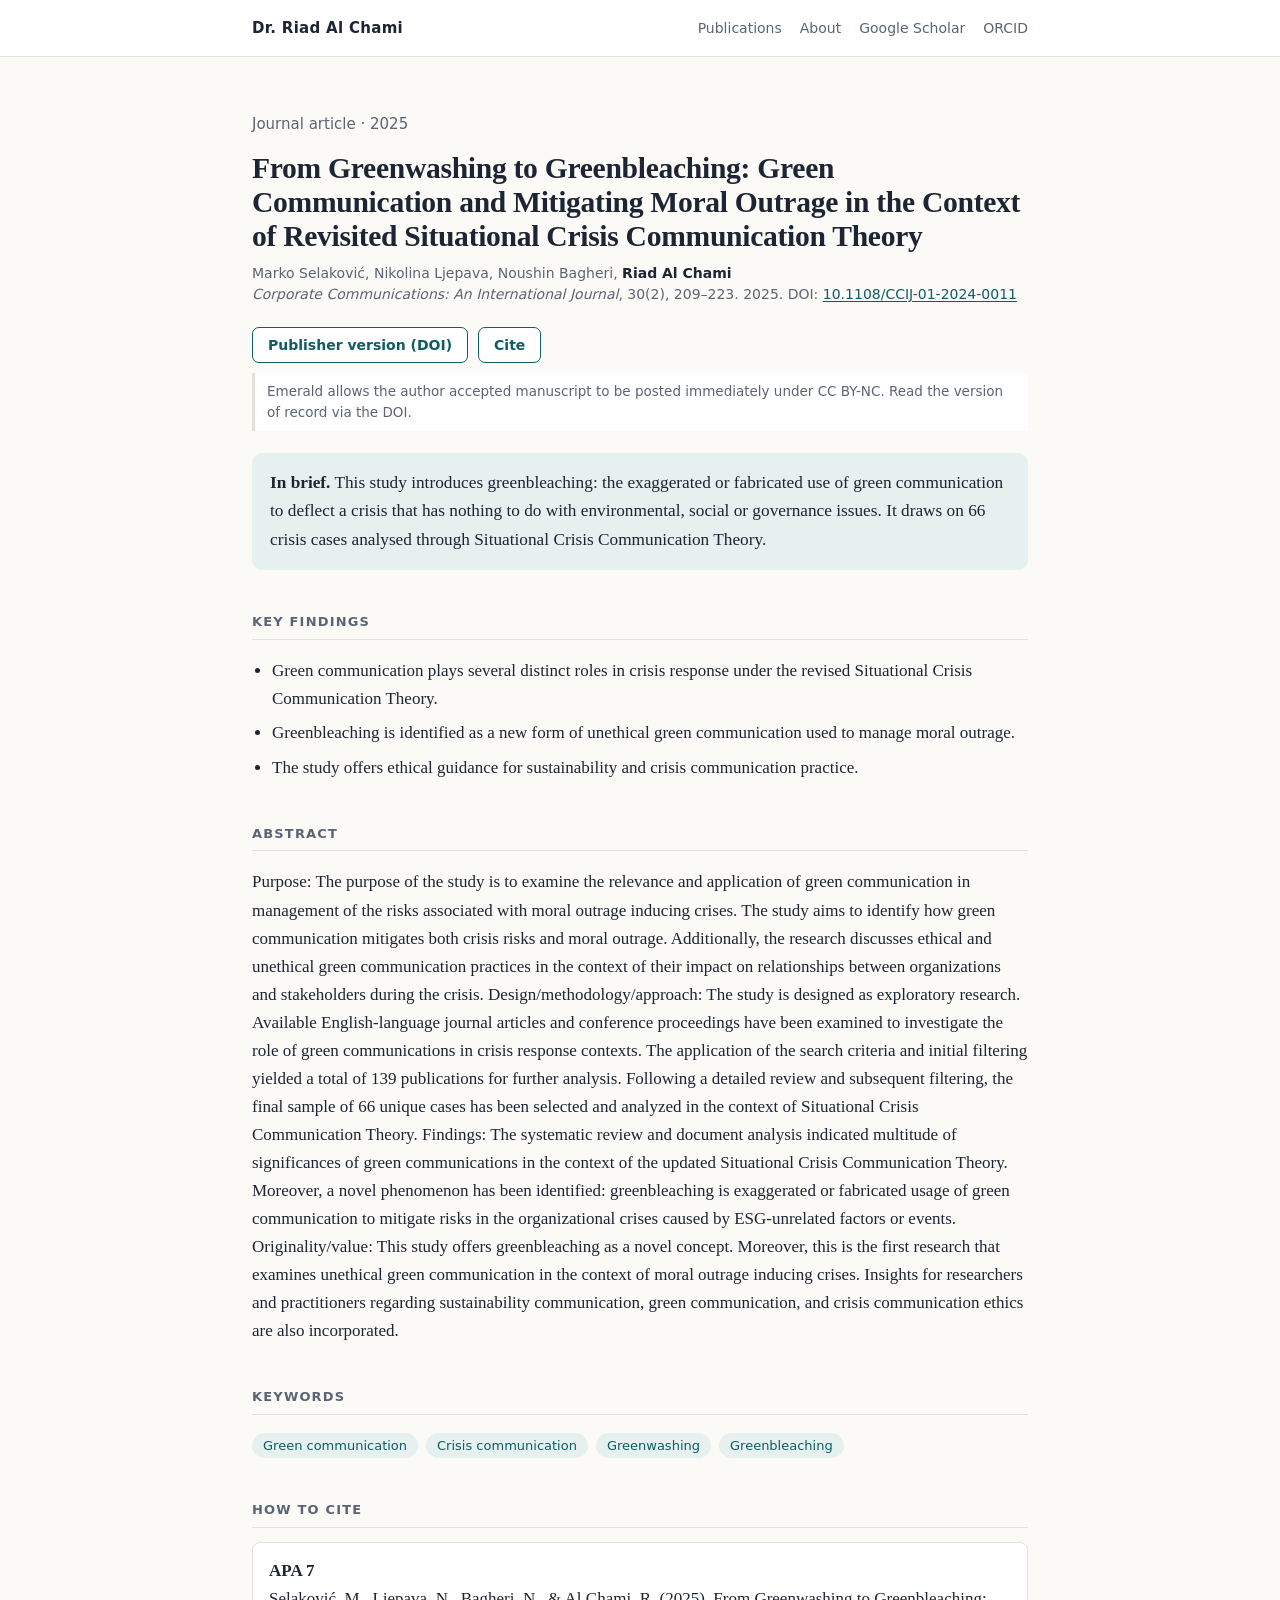
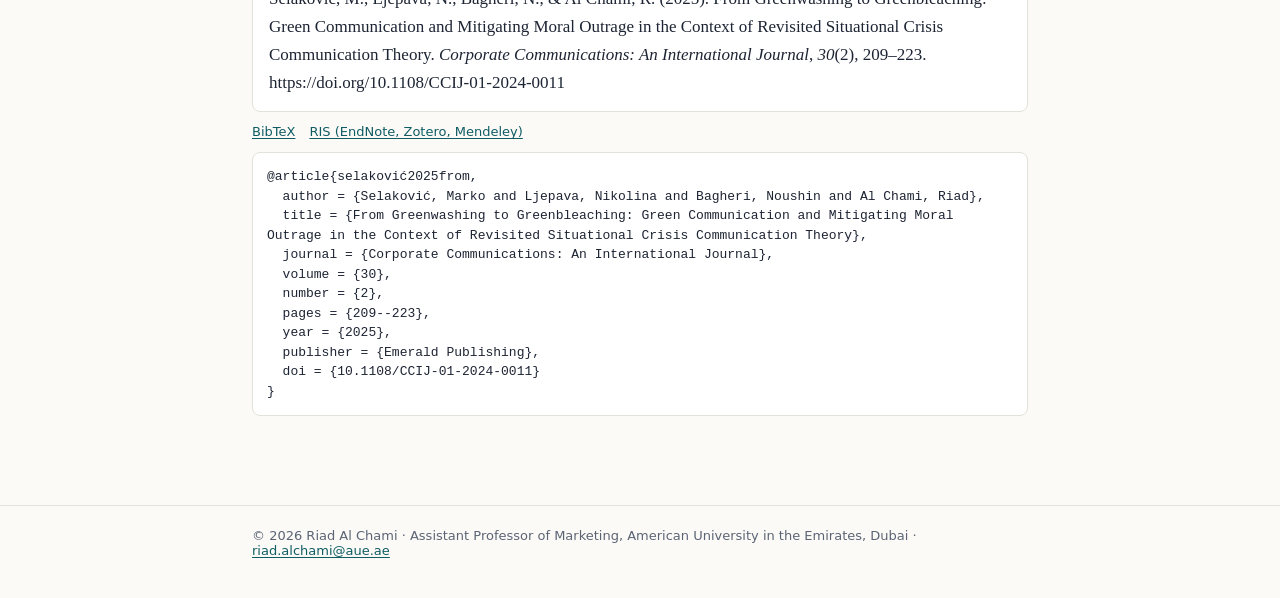
<file: from-greenwashing-to-greenbleaching.html>
<!DOCTYPE html>
<html lang="en"><head>
<meta charset="utf-8"><meta name="viewport" content="width=device-width,initial-scale=1">
<title>From Greenwashing to Greenbleaching: Green Communication and Mitigating Moral Outrage in the Context of Revisited Situational Crisis Communication Theory | Riad Al Chami</title>
<meta name="description" content="This study introduces greenbleaching: the exaggerated or fabricated use of green communication to deflect a crisis that has nothing to do with environmental, social or governance issues. It draws on 66 crisis cases analysed through Situational Crisis Communication Theory.">
<link rel="canonical" href="https://riadalchami-cloud.github.io/from-greenwashing-to-greenbleaching.html">
<meta property="og:type" content="website"><meta property="og:title" content="From Greenwashing to Greenbleaching: Green Communication and Mitigating Moral Outrage in the Context of Revisited Situational Crisis Communication Theory | Riad Al Chami"><meta property="og:description" content="This study introduces greenbleaching: the exaggerated or fabricated use of green communication to deflect a crisis that has nothing to do with environmental, social or governance issues. It draws on 66 crisis cases analysed through Situational Crisis Communication Theory."><meta property="og:url" content="https://riadalchami-cloud.github.io/from-greenwashing-to-greenbleaching.html">
<meta name="robots" content="index,follow">
<meta name="citation_title" content="From Greenwashing to Greenbleaching: Green Communication and Mitigating Moral Outrage in the Context of Revisited Situational Crisis Communication Theory">
<meta name="citation_author" content="Selaković, Marko">
<meta name="citation_author" content="Ljepava, Nikolina">
<meta name="citation_author" content="Bagheri, Noushin">
<meta name="citation_author" content="Al Chami, Riad">
<meta name="citation_publication_date" content="2025">
<meta name="citation_journal_title" content="Corporate Communications: An International Journal">
<meta name="citation_issn" content="1356-3289">
<meta name="citation_volume" content="30">
<meta name="citation_issue" content="2">
<meta name="citation_firstpage" content="209">
<meta name="citation_lastpage" content="223">
<meta name="citation_publisher" content="Emerald Publishing">
<meta name="citation_doi" content="10.1108/CCIJ-01-2024-0011">
<meta name="citation_abstract_html_url" content="https://riadalchami-cloud.github.io/from-greenwashing-to-greenbleaching.html">
<meta name="citation_keywords" content="Green communication; Crisis communication; Greenwashing; Greenbleaching">
<meta name="citation_language" content="en">
<meta name="DC.title" content="From Greenwashing to Greenbleaching: Green Communication and Mitigating Moral Outrage in the Context of Revisited Situational Crisis Communication Theory">
<meta name="DC.creator" content="Selaković, Marko">
<meta name="DC.creator" content="Ljepava, Nikolina">
<meta name="DC.creator" content="Bagheri, Noushin">
<meta name="DC.creator" content="Al Chami, Riad">
<meta name="DC.date" content="2025">
<meta name="DC.identifier" content="doi:10.1108/CCIJ-01-2024-0011">
<link rel="stylesheet" href="https://riadalchami-cloud.github.io/style.css">
<script type="application/ld+json">{"@context": "https://schema.org", "@type": "ScholarlyArticle", "@id": "https://riadalchami-cloud.github.io/from-greenwashing-to-greenbleaching.html", "url": "https://riadalchami-cloud.github.io/from-greenwashing-to-greenbleaching.html", "headline": "From Greenwashing to Greenbleaching: Green Communication and Mitigating Moral Outrage in the Context of Revisi", "name": "From Greenwashing to Greenbleaching: Green Communication and Mitigating Moral Outrage in the Context of Revisited Situational Crisis Communication Theory", "author": [{"@type": "Person", "name": "Marko Selaković"}, {"@type": "Person", "name": "Nikolina Ljepava"}, {"@type": "Person", "name": "Noushin Bagheri"}, {"@type": "Person", "name": "Riad Al Chami", "@id": "https://riadalchami-cloud.github.io/#person", "sameAs": "https://orcid.org/0000-0001-6254-8459"}], "datePublished": "2025", "inLanguage": "en", "keywords": ["Green communication", "Crisis communication", "Greenwashing", "Greenbleaching"], "publisher": {"@type": "Organization", "name": "Emerald Publishing"}, "abstract": "Purpose: The purpose of the study is to examine the relevance and application of green communication in management of the risks associated with moral outrage inducing crises. The study aims to identify how green communication mitigates both crisis risks and moral outrage. Additionally, the research discusses ethical and unethical green communication practices in the context of their impact on relationships between organizations and stakeholders during the crisis. Design/methodology/approach: The study is designed as exploratory research. Available English-language journal articles and conference proceedings have been examined to investigate the role of green communications in crisis response contexts. The application of the search criteria and initial filtering yielded a total of 139 publications for further analysis. Following a detailed review and subsequent filtering, the final sample of 66 unique cases has been selected and analyzed in the context of Situational Crisis Communication Theory. Findings: The systematic review and document analysis indicated multitude of significances of green communications in the context of the updated Situational Crisis Communication Theory. Moreover, a novel phenomenon has been identified: greenbleaching is exaggerated or fabricated usage of green communication to mitigate risks in the organizational crises caused by ESG-unrelated factors or events. Originality/value: This study offers greenbleaching as a novel concept. Moreover, this is the first research that examines unethical green communication in the context of moral outrage inducing crises. Insights for researchers and practitioners regarding sustainability communication, green communication, and crisis communication ethics are also incorporated.", "description": "This study introduces greenbleaching: the exaggerated or fabricated use of green communication to deflect a crisis that has nothing to do with environmental, social or governance issues. It draws on 66 crisis cases analysed through Situational Crisis Communication Theory.", "sameAs": "https://doi.org/10.1108/CCIJ-01-2024-0011", "identifier": {"@type": "PropertyValue", "propertyID": "DOI", "value": "10.1108/CCIJ-01-2024-0011"}, "isPartOf": {"@type": "PublicationIssue", "issueNumber": "2", "isPartOf": {"@type": "PublicationVolume", "volumeNumber": "30", "isPartOf": {"@type": "Periodical", "name": "Corporate Communications: An International Journal", "issn": "1356-3289"}}}, "pageStart": "209", "pageEnd": "223"}</script>
</head><body>
<header class="site"><div class="wrap"><a class="brand" href="https://riadalchami-cloud.github.io/">Dr. Riad Al Chami</a>
<nav><a href="https://riadalchami-cloud.github.io/#publications">Publications</a><a href="https://riadalchami-cloud.github.io/#about">About</a><a href="https://scholar.google.com/citations?user=tgdiXy8AAAAJ">Google Scholar</a><a href="https://orcid.org/0000-0001-6254-8459">ORCID</a></nav></div></header>
<main class="wrap"><article class="paper">
<p class="meta">Journal article · 2025</p>
<h1>From Greenwashing to Greenbleaching: Green Communication and Mitigating Moral Outrage in the Context of Revisited Situational Crisis Communication Theory</h1>
<p class="by">Marko Selaković, Nikolina Ljepava, Noushin Bagheri, <b>Riad Al Chami</b></p>
<p class="venue"><i>Corporate Communications: An International Journal</i>, 30(2), 209–223. 2025. DOI: <a href='https://doi.org/10.1108/CCIJ-01-2024-0011'>10.1108/CCIJ-01-2024-0011</a></p>
<div class="actions"><a class="btn ghost" href="https://doi.org/10.1108/CCIJ-01-2024-0011">Publisher version (DOI)</a><a class="btn ghost" href="#cite">Cite</a></div>
<p class="note">Emerald allows the author accepted manuscript to be posted immediately under CC BY-NC. Read the version of record via the DOI.</p>
<div class="brief"><b>In brief.</b> This study introduces greenbleaching: the exaggerated or fabricated use of green communication to deflect a crisis that has nothing to do with environmental, social or governance issues. It draws on 66 crisis cases analysed through Situational Crisis Communication Theory.</div>
<h2>Key findings</h2><ul class='find'><li>Green communication plays several distinct roles in crisis response under the revised Situational Crisis Communication Theory.</li><li>Greenbleaching is identified as a new form of unethical green communication used to manage moral outrage.</li><li>The study offers ethical guidance for sustainability and crisis communication practice.</li></ul>
<h2>Abstract</h2><p>Purpose: The purpose of the study is to examine the relevance and application of green communication in management of the risks associated with moral outrage inducing crises. The study aims to identify how green communication mitigates both crisis risks and moral outrage. Additionally, the research discusses ethical and unethical green communication practices in the context of their impact on relationships between organizations and stakeholders during the crisis. Design/methodology/approach: The study is designed as exploratory research. Available English-language journal articles and conference proceedings have been examined to investigate the role of green communications in crisis response contexts. The application of the search criteria and initial filtering yielded a total of 139 publications for further analysis. Following a detailed review and subsequent filtering, the final sample of 66 unique cases has been selected and analyzed in the context of Situational Crisis Communication Theory. Findings: The systematic review and document analysis indicated multitude of significances of green communications in the context of the updated Situational Crisis Communication Theory. Moreover, a novel phenomenon has been identified: greenbleaching is exaggerated or fabricated usage of green communication to mitigate risks in the organizational crises caused by ESG-unrelated factors or events. Originality/value: This study offers greenbleaching as a novel concept. Moreover, this is the first research that examines unethical green communication in the context of moral outrage inducing crises. Insights for researchers and practitioners regarding sustainability communication, green communication, and crisis communication ethics are also incorporated.</p>
<h2>Keywords</h2><ul class="chips"><li>Green communication</li><li>Crisis communication</li><li>Greenwashing</li><li>Greenbleaching</li></ul>
<h2 id="cite">How to cite</h2>
<div class="cite"><b>APA 7</b><br>Selaković, M., Ljepava, N., Bagheri, N., & Al Chami, R. (2025). From Greenwashing to Greenbleaching: Green Communication and Mitigating Moral Outrage in the Context of Revisited Situational Crisis Communication Theory. <i>Corporate Communications: An International Journal</i>, <i>30</i>(2), 209–223. https://doi.org/10.1108/CCIJ-01-2024-0011</div>
<p class="links" style="margin-top:12px"><a href="https://riadalchami-cloud.github.io/from-greenwashing-to-greenbleaching.bib">BibTeX</a><a href="https://riadalchami-cloud.github.io/from-greenwashing-to-greenbleaching.ris">RIS (EndNote, Zotero, Mendeley)</a></p>
<pre>@article{selaković2025from,
  author = {Selaković, Marko and Ljepava, Nikolina and Bagheri, Noushin and Al Chami, Riad},
  title = {From Greenwashing to Greenbleaching: Green Communication and Mitigating Moral Outrage in the Context of Revisited Situational Crisis Communication Theory},
  journal = {Corporate Communications: An International Journal},
  volume = {30},
  number = {2},
  pages = {209--223},
  year = {2025},
  publisher = {Emerald Publishing},
  doi = {10.1108/CCIJ-01-2024-0011}
}</pre>
</article></main><footer><div class="wrap">© 2026 Riad Al Chami · Assistant Professor of Marketing, American University in the Emirates, Dubai · <a href="mailto:riad.alchami@aue.ae">riad.alchami@aue.ae</a></div></footer></body></html>
</file>
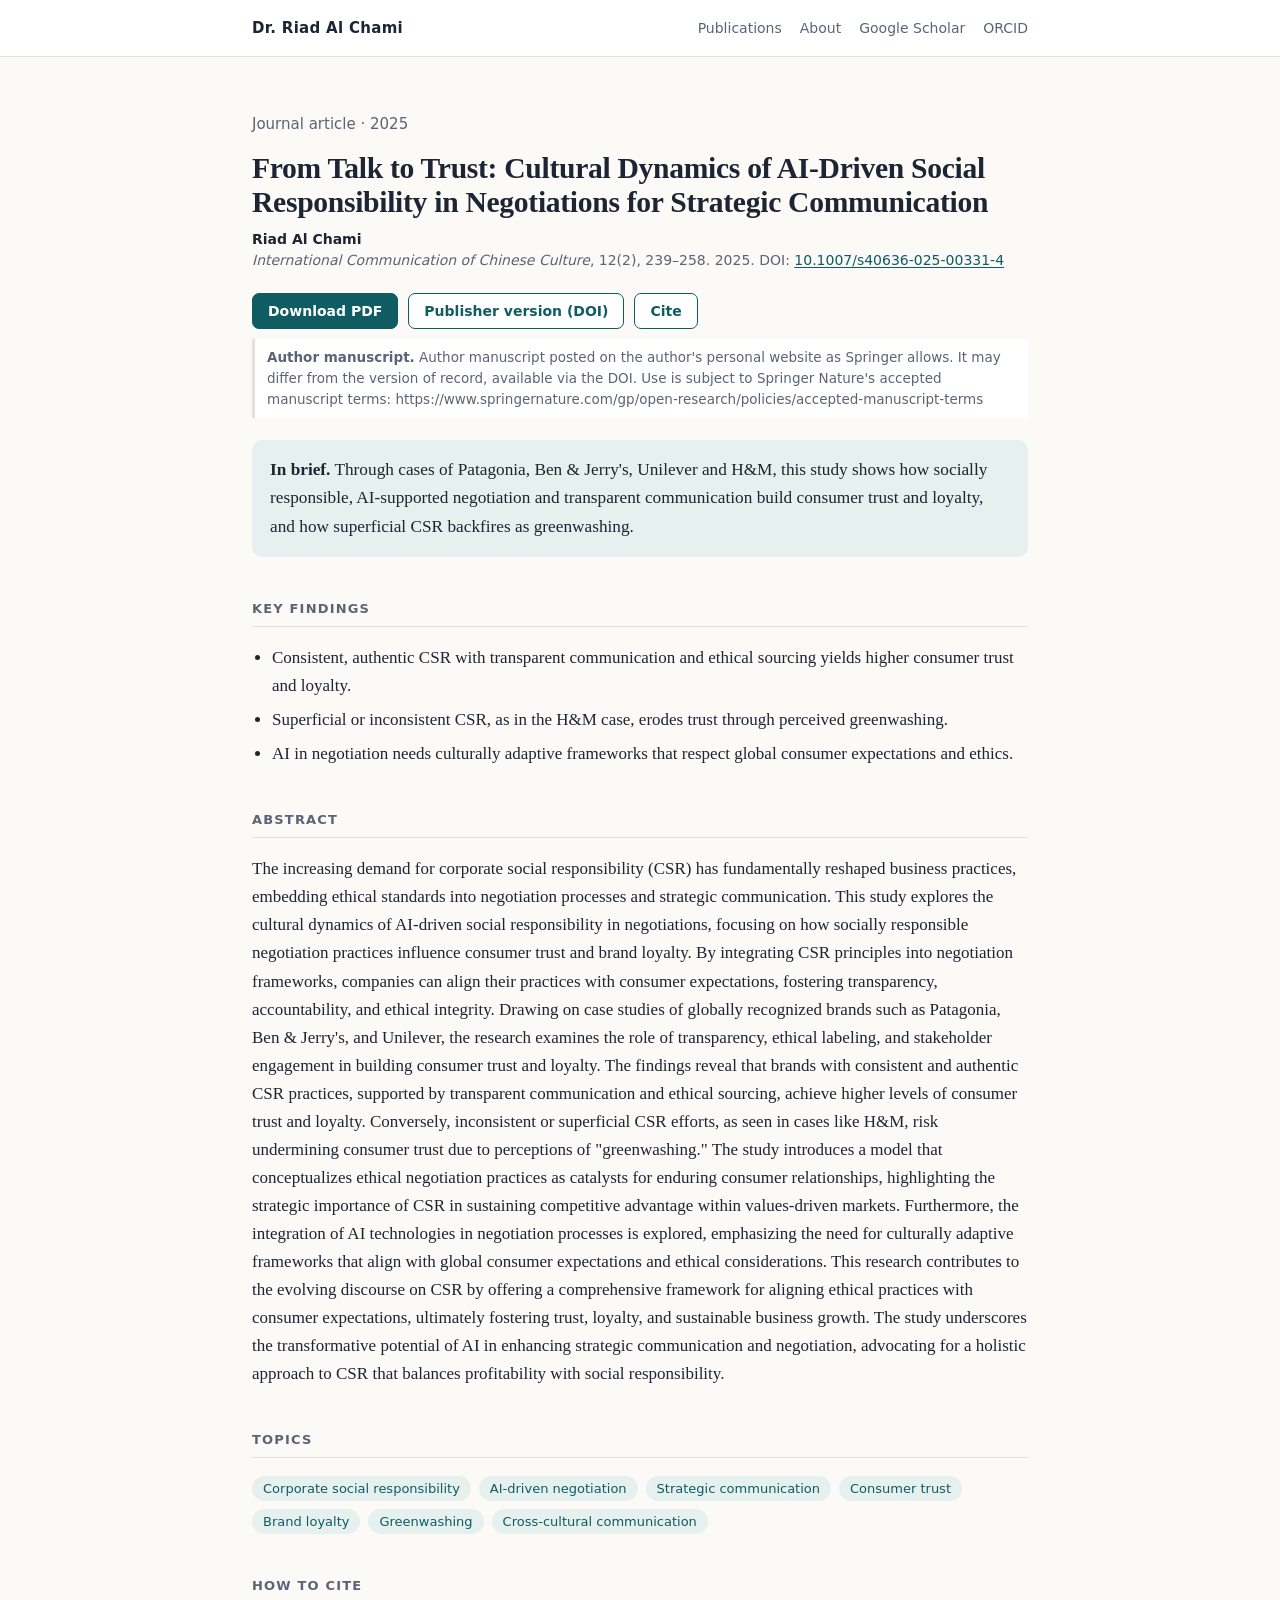
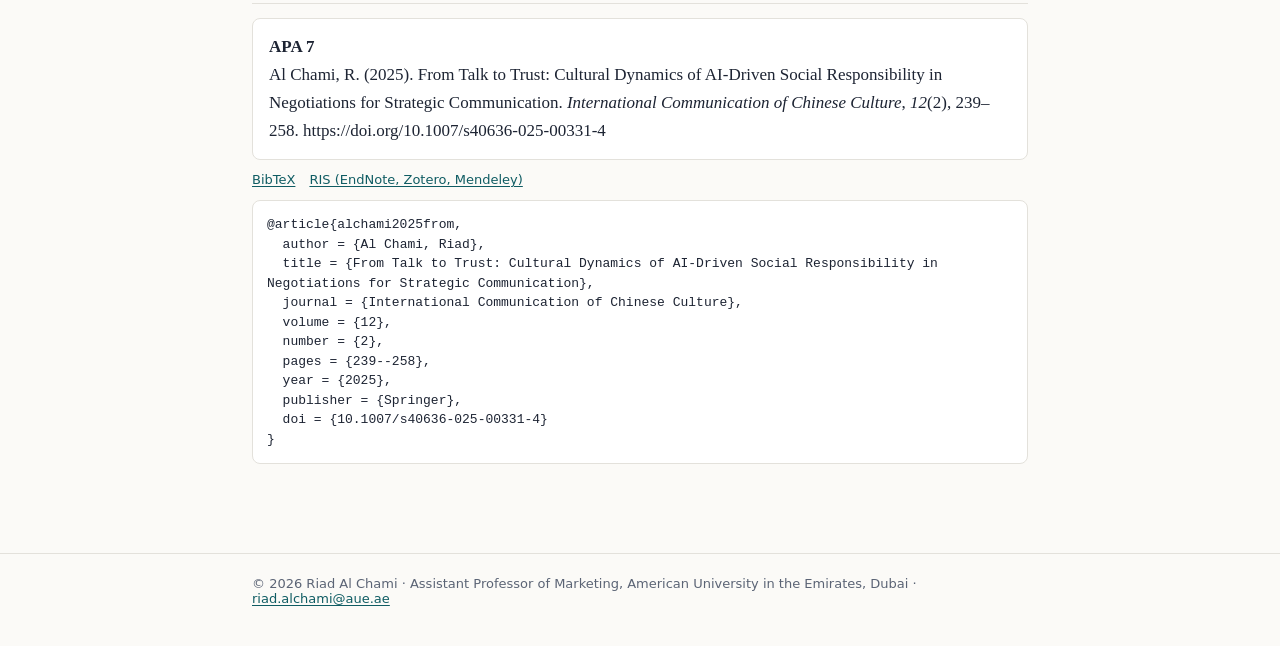
<file: from-talk-to-trust-ai-driven-social-responsibility.html>
<!DOCTYPE html>
<html lang="en"><head>
<meta charset="utf-8"><meta name="viewport" content="width=device-width,initial-scale=1">
<title>From Talk to Trust: Cultural Dynamics of AI-Driven Social Responsibility in Negotiations for Strategic Communication | Riad Al Chami</title>
<meta name="description" content="Through cases of Patagonia, Ben &amp; Jerry&#x27;s, Unilever and H&amp;M, this study shows how socially responsible, AI-supported negotiation and transparent communication build consumer trust and loyalty, and how superficial CSR backfires as greenwashing.">
<link rel="canonical" href="https://riadalchami-cloud.github.io/from-talk-to-trust-ai-driven-social-responsibility.html">
<meta property="og:type" content="website"><meta property="og:title" content="From Talk to Trust: Cultural Dynamics of AI-Driven Social Responsibility in Negotiations for Strategic Communication | Riad Al Chami"><meta property="og:description" content="Through cases of Patagonia, Ben &amp; Jerry&#x27;s, Unilever and H&amp;M, this study shows how socially responsible, AI-supported negotiation and transparent communication build consumer trust and loyalty, and how superficial CSR backfires as greenwashing."><meta property="og:url" content="https://riadalchami-cloud.github.io/from-talk-to-trust-ai-driven-social-responsibility.html">
<meta name="robots" content="index,follow">
<meta name="citation_title" content="From Talk to Trust: Cultural Dynamics of AI-Driven Social Responsibility in Negotiations for Strategic Communication">
<meta name="citation_author" content="Al Chami, Riad">
<meta name="citation_publication_date" content="2025/06">
<meta name="citation_journal_title" content="International Communication of Chinese Culture">
<meta name="citation_volume" content="12">
<meta name="citation_issue" content="2">
<meta name="citation_firstpage" content="239">
<meta name="citation_lastpage" content="258">
<meta name="citation_publisher" content="Springer">
<meta name="citation_doi" content="10.1007/s40636-025-00331-4">
<meta name="citation_abstract_html_url" content="https://riadalchami-cloud.github.io/from-talk-to-trust-ai-driven-social-responsibility.html">
<meta name="citation_pdf_url" content="https://riadalchami-cloud.github.io/from-talk-to-trust-ai-driven-social-responsibility.pdf">
<meta name="citation_keywords" content="Corporate social responsibility; AI-driven negotiation; Strategic communication; Consumer trust; Brand loyalty; Greenwashing; Cross-cultural communication">
<meta name="citation_language" content="en">
<meta name="DC.title" content="From Talk to Trust: Cultural Dynamics of AI-Driven Social Responsibility in Negotiations for Strategic Communication">
<meta name="DC.creator" content="Al Chami, Riad">
<meta name="DC.date" content="2025">
<meta name="DC.identifier" content="doi:10.1007/s40636-025-00331-4">
<link rel="stylesheet" href="https://riadalchami-cloud.github.io/style.css">
<script type="application/ld+json">{"@context": "https://schema.org", "@type": "ScholarlyArticle", "@id": "https://riadalchami-cloud.github.io/from-talk-to-trust-ai-driven-social-responsibility.html", "url": "https://riadalchami-cloud.github.io/from-talk-to-trust-ai-driven-social-responsibility.html", "headline": "From Talk to Trust: Cultural Dynamics of AI-Driven Social Responsibility in Negotiations for Strategic Communi", "name": "From Talk to Trust: Cultural Dynamics of AI-Driven Social Responsibility in Negotiations for Strategic Communication", "author": [{"@type": "Person", "name": "Riad Al Chami", "@id": "https://riadalchami-cloud.github.io/#person", "sameAs": "https://orcid.org/0000-0001-6254-8459"}], "datePublished": "2025-06", "inLanguage": "en", "keywords": ["Corporate social responsibility", "AI-driven negotiation", "Strategic communication", "Consumer trust", "Brand loyalty", "Greenwashing", "Cross-cultural communication"], "publisher": {"@type": "Organization", "name": "Springer"}, "abstract": "The increasing demand for corporate social responsibility (CSR) has fundamentally reshaped business practices, embedding ethical standards into negotiation processes and strategic communication. This study explores the cultural dynamics of AI-driven social responsibility in negotiations, focusing on how socially responsible negotiation practices influence consumer trust and brand loyalty. By integrating CSR principles into negotiation frameworks, companies can align their practices with consumer expectations, fostering transparency, accountability, and ethical integrity. Drawing on case studies of globally recognized brands such as Patagonia, Ben & Jerry's, and Unilever, the research examines the role of transparency, ethical labeling, and stakeholder engagement in building consumer trust and loyalty. The findings reveal that brands with consistent and authentic CSR practices, supported by transparent communication and ethical sourcing, achieve higher levels of consumer trust and loyalty. Conversely, inconsistent or superficial CSR efforts, as seen in cases like H&M, risk undermining consumer trust due to perceptions of \"greenwashing.\" The study introduces a model that conceptualizes ethical negotiation practices as catalysts for enduring consumer relationships, highlighting the strategic importance of CSR in sustaining competitive advantage within values-driven markets. Furthermore, the integration of AI technologies in negotiation processes is explored, emphasizing the need for culturally adaptive frameworks that align with global consumer expectations and ethical considerations. This research contributes to the evolving discourse on CSR by offering a comprehensive framework for aligning ethical practices with consumer expectations, ultimately fostering trust, loyalty, and sustainable business growth. The study underscores the transformative potential of AI in enhancing strategic communication and negotiation, advocating for a holistic approach to CSR that balances profitability with social responsibility.", "description": "Through cases of Patagonia, Ben & Jerry's, Unilever and H&M, this study shows how socially responsible, AI-supported negotiation and transparent communication build consumer trust and loyalty, and how superficial CSR backfires as greenwashing.", "sameAs": "https://doi.org/10.1007/s40636-025-00331-4", "identifier": {"@type": "PropertyValue", "propertyID": "DOI", "value": "10.1007/s40636-025-00331-4"}, "isPartOf": {"@type": "PublicationIssue", "issueNumber": "2", "isPartOf": {"@type": "PublicationVolume", "volumeNumber": "12", "isPartOf": {"@type": "Periodical", "name": "International Communication of Chinese Culture"}}}, "pageStart": "239", "pageEnd": "258", "encoding": {"@type": "MediaObject", "encodingFormat": "application/pdf", "contentUrl": "https://riadalchami-cloud.github.io/from-talk-to-trust-ai-driven-social-responsibility.pdf"}, "isAccessibleForFree": true}</script>
</head><body>
<header class="site"><div class="wrap"><a class="brand" href="https://riadalchami-cloud.github.io/">Dr. Riad Al Chami</a>
<nav><a href="https://riadalchami-cloud.github.io/#publications">Publications</a><a href="https://riadalchami-cloud.github.io/#about">About</a><a href="https://scholar.google.com/citations?user=tgdiXy8AAAAJ">Google Scholar</a><a href="https://orcid.org/0000-0001-6254-8459">ORCID</a></nav></div></header>
<main class="wrap"><article class="paper">
<p class="meta">Journal article · 2025</p>
<h1>From Talk to Trust: Cultural Dynamics of AI-Driven Social Responsibility in Negotiations for Strategic Communication</h1>
<p class="by"><b>Riad Al Chami</b></p>
<p class="venue"><i>International Communication of Chinese Culture</i>, 12(2), 239–258. 2025. DOI: <a href='https://doi.org/10.1007/s40636-025-00331-4'>10.1007/s40636-025-00331-4</a></p>
<div class="actions"><a class="btn primary" href="https://riadalchami-cloud.github.io/from-talk-to-trust-ai-driven-social-responsibility.pdf">Download PDF</a><a class="btn ghost" href="https://doi.org/10.1007/s40636-025-00331-4">Publisher version (DOI)</a><a class="btn ghost" href="#cite">Cite</a></div>
<p class="note"><b>Author manuscript.</b> Author manuscript posted on the author&#x27;s personal website as Springer allows. It may differ from the version of record, available via the DOI. Use is subject to Springer Nature&#x27;s accepted manuscript terms: https://www.springernature.com/gp/open-research/policies/accepted-manuscript-terms</p>
<div class="brief"><b>In brief.</b> Through cases of Patagonia, Ben &amp; Jerry&#x27;s, Unilever and H&amp;M, this study shows how socially responsible, AI-supported negotiation and transparent communication build consumer trust and loyalty, and how superficial CSR backfires as greenwashing.</div>
<h2>Key findings</h2><ul class='find'><li>Consistent, authentic CSR with transparent communication and ethical sourcing yields higher consumer trust and loyalty.</li><li>Superficial or inconsistent CSR, as in the H&amp;M case, erodes trust through perceived greenwashing.</li><li>AI in negotiation needs culturally adaptive frameworks that respect global consumer expectations and ethics.</li></ul>
<h2>Abstract</h2><p>The increasing demand for corporate social responsibility (CSR) has fundamentally reshaped business practices, embedding ethical standards into negotiation processes and strategic communication. This study explores the cultural dynamics of AI-driven social responsibility in negotiations, focusing on how socially responsible negotiation practices influence consumer trust and brand loyalty. By integrating CSR principles into negotiation frameworks, companies can align their practices with consumer expectations, fostering transparency, accountability, and ethical integrity. Drawing on case studies of globally recognized brands such as Patagonia, Ben &amp; Jerry&#x27;s, and Unilever, the research examines the role of transparency, ethical labeling, and stakeholder engagement in building consumer trust and loyalty. The findings reveal that brands with consistent and authentic CSR practices, supported by transparent communication and ethical sourcing, achieve higher levels of consumer trust and loyalty. Conversely, inconsistent or superficial CSR efforts, as seen in cases like H&amp;M, risk undermining consumer trust due to perceptions of &quot;greenwashing.&quot; The study introduces a model that conceptualizes ethical negotiation practices as catalysts for enduring consumer relationships, highlighting the strategic importance of CSR in sustaining competitive advantage within values-driven markets. Furthermore, the integration of AI technologies in negotiation processes is explored, emphasizing the need for culturally adaptive frameworks that align with global consumer expectations and ethical considerations. This research contributes to the evolving discourse on CSR by offering a comprehensive framework for aligning ethical practices with consumer expectations, ultimately fostering trust, loyalty, and sustainable business growth. The study underscores the transformative potential of AI in enhancing strategic communication and negotiation, advocating for a holistic approach to CSR that balances profitability with social responsibility.</p>
<h2>Topics</h2><ul class="chips"><li>Corporate social responsibility</li><li>AI-driven negotiation</li><li>Strategic communication</li><li>Consumer trust</li><li>Brand loyalty</li><li>Greenwashing</li><li>Cross-cultural communication</li></ul>
<h2 id="cite">How to cite</h2>
<div class="cite"><b>APA 7</b><br>Al Chami, R. (2025). From Talk to Trust: Cultural Dynamics of AI-Driven Social Responsibility in Negotiations for Strategic Communication. <i>International Communication of Chinese Culture</i>, <i>12</i>(2), 239–258. https://doi.org/10.1007/s40636-025-00331-4</div>
<p class="links" style="margin-top:12px"><a href="https://riadalchami-cloud.github.io/from-talk-to-trust-ai-driven-social-responsibility.bib">BibTeX</a><a href="https://riadalchami-cloud.github.io/from-talk-to-trust-ai-driven-social-responsibility.ris">RIS (EndNote, Zotero, Mendeley)</a></p>
<pre>@article{alchami2025from,
  author = {Al Chami, Riad},
  title = {From Talk to Trust: Cultural Dynamics of AI-Driven Social Responsibility in Negotiations for Strategic Communication},
  journal = {International Communication of Chinese Culture},
  volume = {12},
  number = {2},
  pages = {239--258},
  year = {2025},
  publisher = {Springer},
  doi = {10.1007/s40636-025-00331-4}
}</pre>
</article></main><footer><div class="wrap">© 2026 Riad Al Chami · Assistant Professor of Marketing, American University in the Emirates, Dubai · <a href="mailto:riad.alchami@aue.ae">riad.alchami@aue.ae</a></div></footer></body></html>
</file>
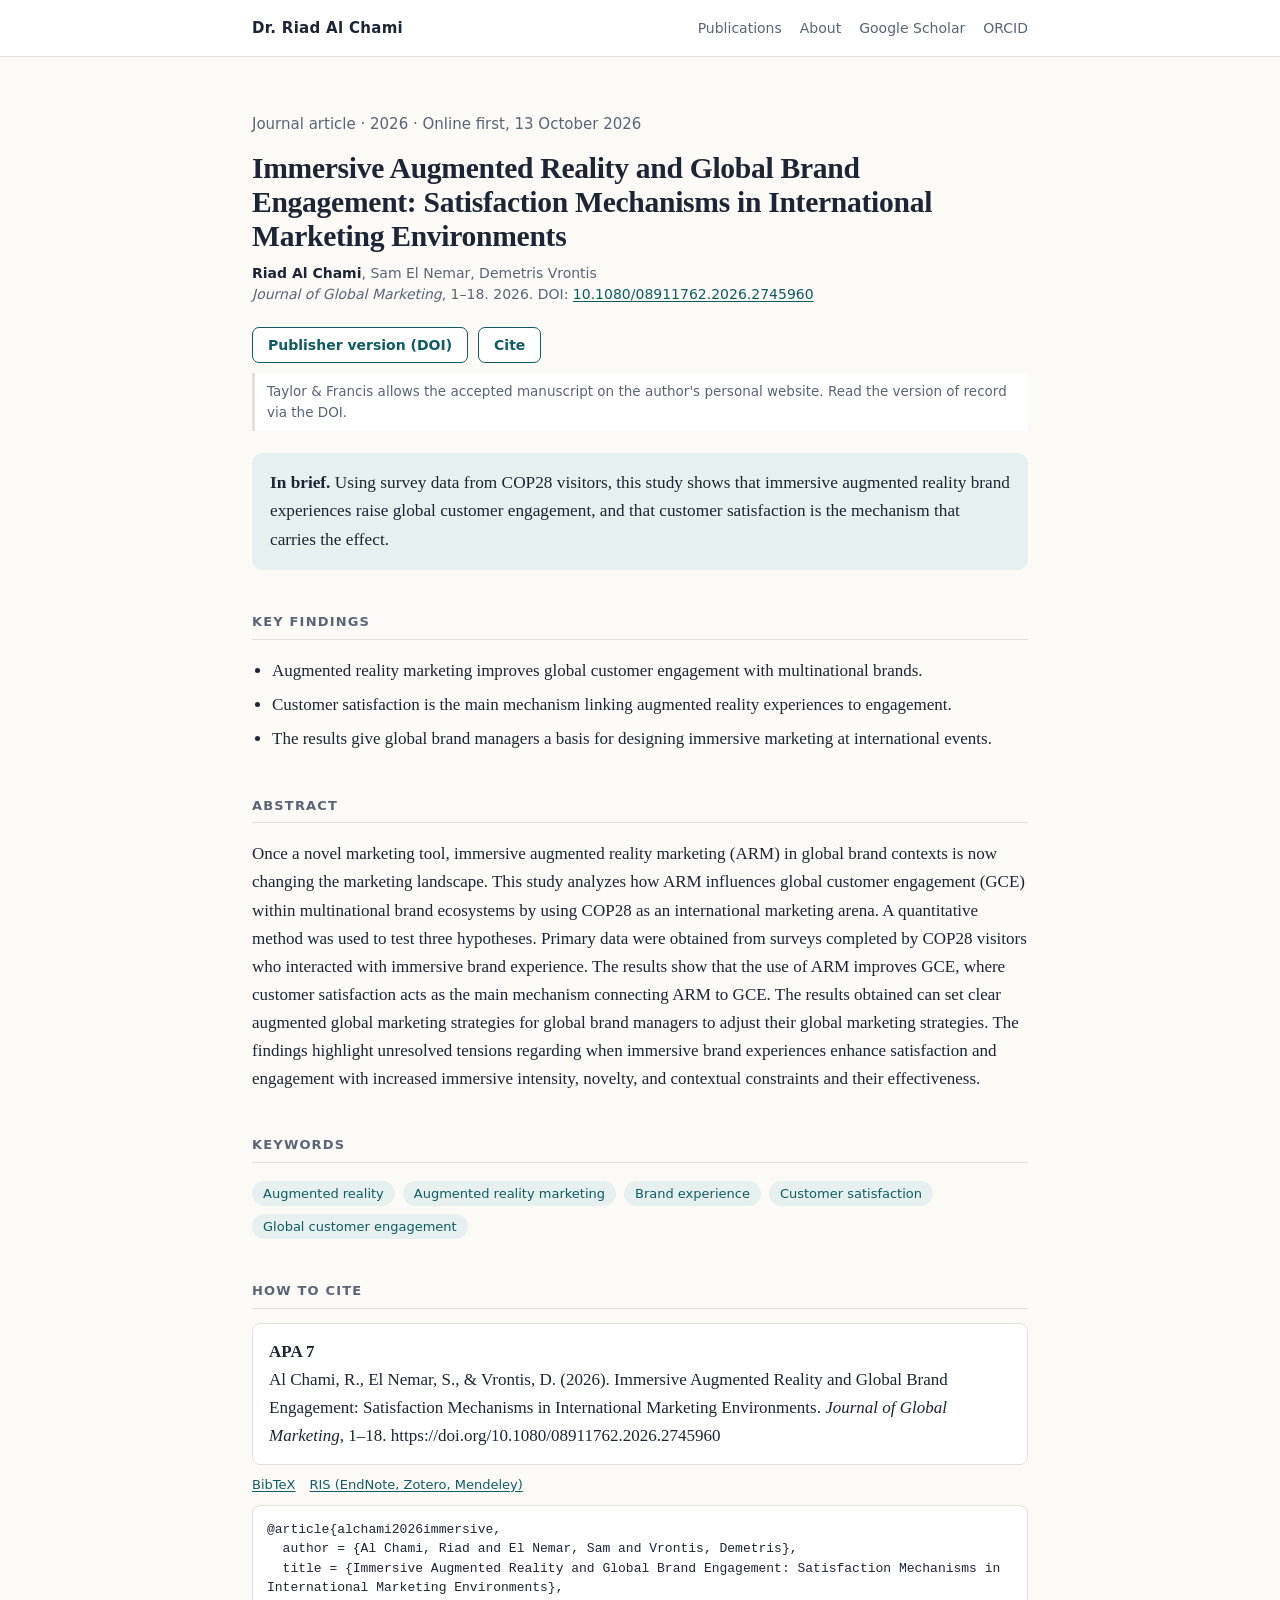
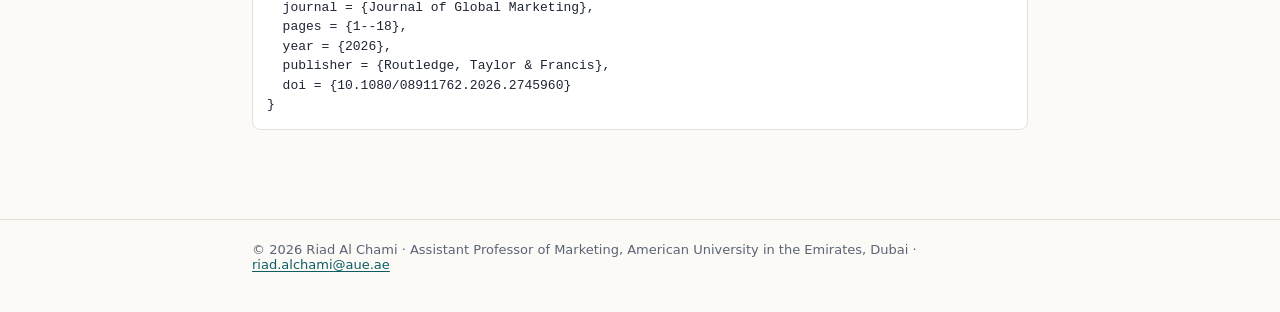
<file: immersive-augmented-reality-global-brand-engagement.html>
<!DOCTYPE html>
<html lang="en"><head>
<meta charset="utf-8"><meta name="viewport" content="width=device-width,initial-scale=1">
<title>Immersive Augmented Reality and Global Brand Engagement: Satisfaction Mechanisms in International Marketing Environments | Riad Al Chami</title>
<meta name="description" content="Using survey data from COP28 visitors, this study shows that immersive augmented reality brand experiences raise global customer engagement, and that customer satisfaction is the mechanism that carries the effect.">
<link rel="canonical" href="https://riadalchami-cloud.github.io/immersive-augmented-reality-global-brand-engagement.html">
<meta property="og:type" content="website"><meta property="og:title" content="Immersive Augmented Reality and Global Brand Engagement: Satisfaction Mechanisms in International Marketing Environments | Riad Al Chami"><meta property="og:description" content="Using survey data from COP28 visitors, this study shows that immersive augmented reality brand experiences raise global customer engagement, and that customer satisfaction is the mechanism that carries the effect."><meta property="og:url" content="https://riadalchami-cloud.github.io/immersive-augmented-reality-global-brand-engagement.html">
<meta name="robots" content="index,follow">
<meta name="citation_title" content="Immersive Augmented Reality and Global Brand Engagement: Satisfaction Mechanisms in International Marketing Environments">
<meta name="citation_author" content="Al Chami, Riad">
<meta name="citation_author" content="El Nemar, Sam">
<meta name="citation_author" content="Vrontis, Demetris">
<meta name="citation_publication_date" content="2026/10/13">
<meta name="citation_journal_title" content="Journal of Global Marketing">
<meta name="citation_issn" content="0891-1762">
<meta name="citation_firstpage" content="1">
<meta name="citation_lastpage" content="18">
<meta name="citation_publisher" content="Routledge, Taylor &amp; Francis">
<meta name="citation_doi" content="10.1080/08911762.2026.2745960">
<meta name="citation_abstract_html_url" content="https://riadalchami-cloud.github.io/immersive-augmented-reality-global-brand-engagement.html">
<meta name="citation_keywords" content="Augmented reality; Augmented reality marketing; Brand experience; Customer satisfaction; Global customer engagement">
<meta name="citation_language" content="en">
<meta name="DC.title" content="Immersive Augmented Reality and Global Brand Engagement: Satisfaction Mechanisms in International Marketing Environments">
<meta name="DC.creator" content="Al Chami, Riad">
<meta name="DC.creator" content="El Nemar, Sam">
<meta name="DC.creator" content="Vrontis, Demetris">
<meta name="DC.date" content="2026">
<meta name="DC.identifier" content="doi:10.1080/08911762.2026.2745960">
<link rel="stylesheet" href="https://riadalchami-cloud.github.io/style.css">
<script type="application/ld+json">{"@context": "https://schema.org", "@type": "ScholarlyArticle", "@id": "https://riadalchami-cloud.github.io/immersive-augmented-reality-global-brand-engagement.html", "url": "https://riadalchami-cloud.github.io/immersive-augmented-reality-global-brand-engagement.html", "headline": "Immersive Augmented Reality and Global Brand Engagement: Satisfaction Mechanisms in International Marketing En", "name": "Immersive Augmented Reality and Global Brand Engagement: Satisfaction Mechanisms in International Marketing Environments", "author": [{"@type": "Person", "name": "Riad Al Chami", "@id": "https://riadalchami-cloud.github.io/#person", "sameAs": "https://orcid.org/0000-0001-6254-8459"}, {"@type": "Person", "name": "Sam El Nemar"}, {"@type": "Person", "name": "Demetris Vrontis"}], "datePublished": "2026-10-13", "inLanguage": "en", "keywords": ["Augmented reality", "Augmented reality marketing", "Brand experience", "Customer satisfaction", "Global customer engagement"], "publisher": {"@type": "Organization", "name": "Routledge, Taylor & Francis"}, "abstract": "Once a novel marketing tool, immersive augmented reality marketing (ARM) in global brand contexts is now changing the marketing landscape. This study analyzes how ARM influences global customer engagement (GCE) within multinational brand ecosystems by using COP28 as an international marketing arena. A quantitative method was used to test three hypotheses. Primary data were obtained from surveys completed by COP28 visitors who interacted with immersive brand experience. The results show that the use of ARM improves GCE, where customer satisfaction acts as the main mechanism connecting ARM to GCE. The results obtained can set clear augmented global marketing strategies for global brand managers to adjust their global marketing strategies. The findings highlight unresolved tensions regarding when immersive brand experiences enhance satisfaction and engagement with increased immersive intensity, novelty, and contextual constraints and their effectiveness.", "description": "Using survey data from COP28 visitors, this study shows that immersive augmented reality brand experiences raise global customer engagement, and that customer satisfaction is the mechanism that carries the effect.", "sameAs": "https://doi.org/10.1080/08911762.2026.2745960", "identifier": {"@type": "PropertyValue", "propertyID": "DOI", "value": "10.1080/08911762.2026.2745960"}, "isPartOf": {"@type": "Periodical", "name": "Journal of Global Marketing", "issn": "0891-1762"}, "pageStart": "1", "pageEnd": "18"}</script>
</head><body>
<header class="site"><div class="wrap"><a class="brand" href="https://riadalchami-cloud.github.io/">Dr. Riad Al Chami</a>
<nav><a href="https://riadalchami-cloud.github.io/#publications">Publications</a><a href="https://riadalchami-cloud.github.io/#about">About</a><a href="https://scholar.google.com/citations?user=tgdiXy8AAAAJ">Google Scholar</a><a href="https://orcid.org/0000-0001-6254-8459">ORCID</a></nav></div></header>
<main class="wrap"><article class="paper">
<p class="meta">Journal article · 2026 · Online first, 13 October 2026</p>
<h1>Immersive Augmented Reality and Global Brand Engagement: Satisfaction Mechanisms in International Marketing Environments</h1>
<p class="by"><b>Riad Al Chami</b>, Sam El Nemar, Demetris Vrontis</p>
<p class="venue"><i>Journal of Global Marketing</i>, 1–18. 2026. DOI: <a href='https://doi.org/10.1080/08911762.2026.2745960'>10.1080/08911762.2026.2745960</a></p>
<div class="actions"><a class="btn ghost" href="https://doi.org/10.1080/08911762.2026.2745960">Publisher version (DOI)</a><a class="btn ghost" href="#cite">Cite</a></div>
<p class="note">Taylor &amp; Francis allows the accepted manuscript on the author&#x27;s personal website. Read the version of record via the DOI.</p>
<div class="brief"><b>In brief.</b> Using survey data from COP28 visitors, this study shows that immersive augmented reality brand experiences raise global customer engagement, and that customer satisfaction is the mechanism that carries the effect.</div>
<h2>Key findings</h2><ul class='find'><li>Augmented reality marketing improves global customer engagement with multinational brands.</li><li>Customer satisfaction is the main mechanism linking augmented reality experiences to engagement.</li><li>The results give global brand managers a basis for designing immersive marketing at international events.</li></ul>
<h2>Abstract</h2><p>Once a novel marketing tool, immersive augmented reality marketing (ARM) in global brand contexts is now changing the marketing landscape. This study analyzes how ARM influences global customer engagement (GCE) within multinational brand ecosystems by using COP28 as an international marketing arena. A quantitative method was used to test three hypotheses. Primary data were obtained from surveys completed by COP28 visitors who interacted with immersive brand experience. The results show that the use of ARM improves GCE, where customer satisfaction acts as the main mechanism connecting ARM to GCE. The results obtained can set clear augmented global marketing strategies for global brand managers to adjust their global marketing strategies. The findings highlight unresolved tensions regarding when immersive brand experiences enhance satisfaction and engagement with increased immersive intensity, novelty, and contextual constraints and their effectiveness.</p>
<h2>Keywords</h2><ul class="chips"><li>Augmented reality</li><li>Augmented reality marketing</li><li>Brand experience</li><li>Customer satisfaction</li><li>Global customer engagement</li></ul>
<h2 id="cite">How to cite</h2>
<div class="cite"><b>APA 7</b><br>Al Chami, R., El Nemar, S., & Vrontis, D. (2026). Immersive Augmented Reality and Global Brand Engagement: Satisfaction Mechanisms in International Marketing Environments. <i>Journal of Global Marketing</i>, 1–18. https://doi.org/10.1080/08911762.2026.2745960</div>
<p class="links" style="margin-top:12px"><a href="https://riadalchami-cloud.github.io/immersive-augmented-reality-global-brand-engagement.bib">BibTeX</a><a href="https://riadalchami-cloud.github.io/immersive-augmented-reality-global-brand-engagement.ris">RIS (EndNote, Zotero, Mendeley)</a></p>
<pre>@article{alchami2026immersive,
  author = {Al Chami, Riad and El Nemar, Sam and Vrontis, Demetris},
  title = {Immersive Augmented Reality and Global Brand Engagement: Satisfaction Mechanisms in International Marketing Environments},
  journal = {Journal of Global Marketing},
  pages = {1--18},
  year = {2026},
  publisher = {Routledge, Taylor &amp; Francis},
  doi = {10.1080/08911762.2026.2745960}
}</pre>
</article></main><footer><div class="wrap">© 2026 Riad Al Chami · Assistant Professor of Marketing, American University in the Emirates, Dubai · <a href="mailto:riad.alchami@aue.ae">riad.alchami@aue.ae</a></div></footer></body></html>
</file>
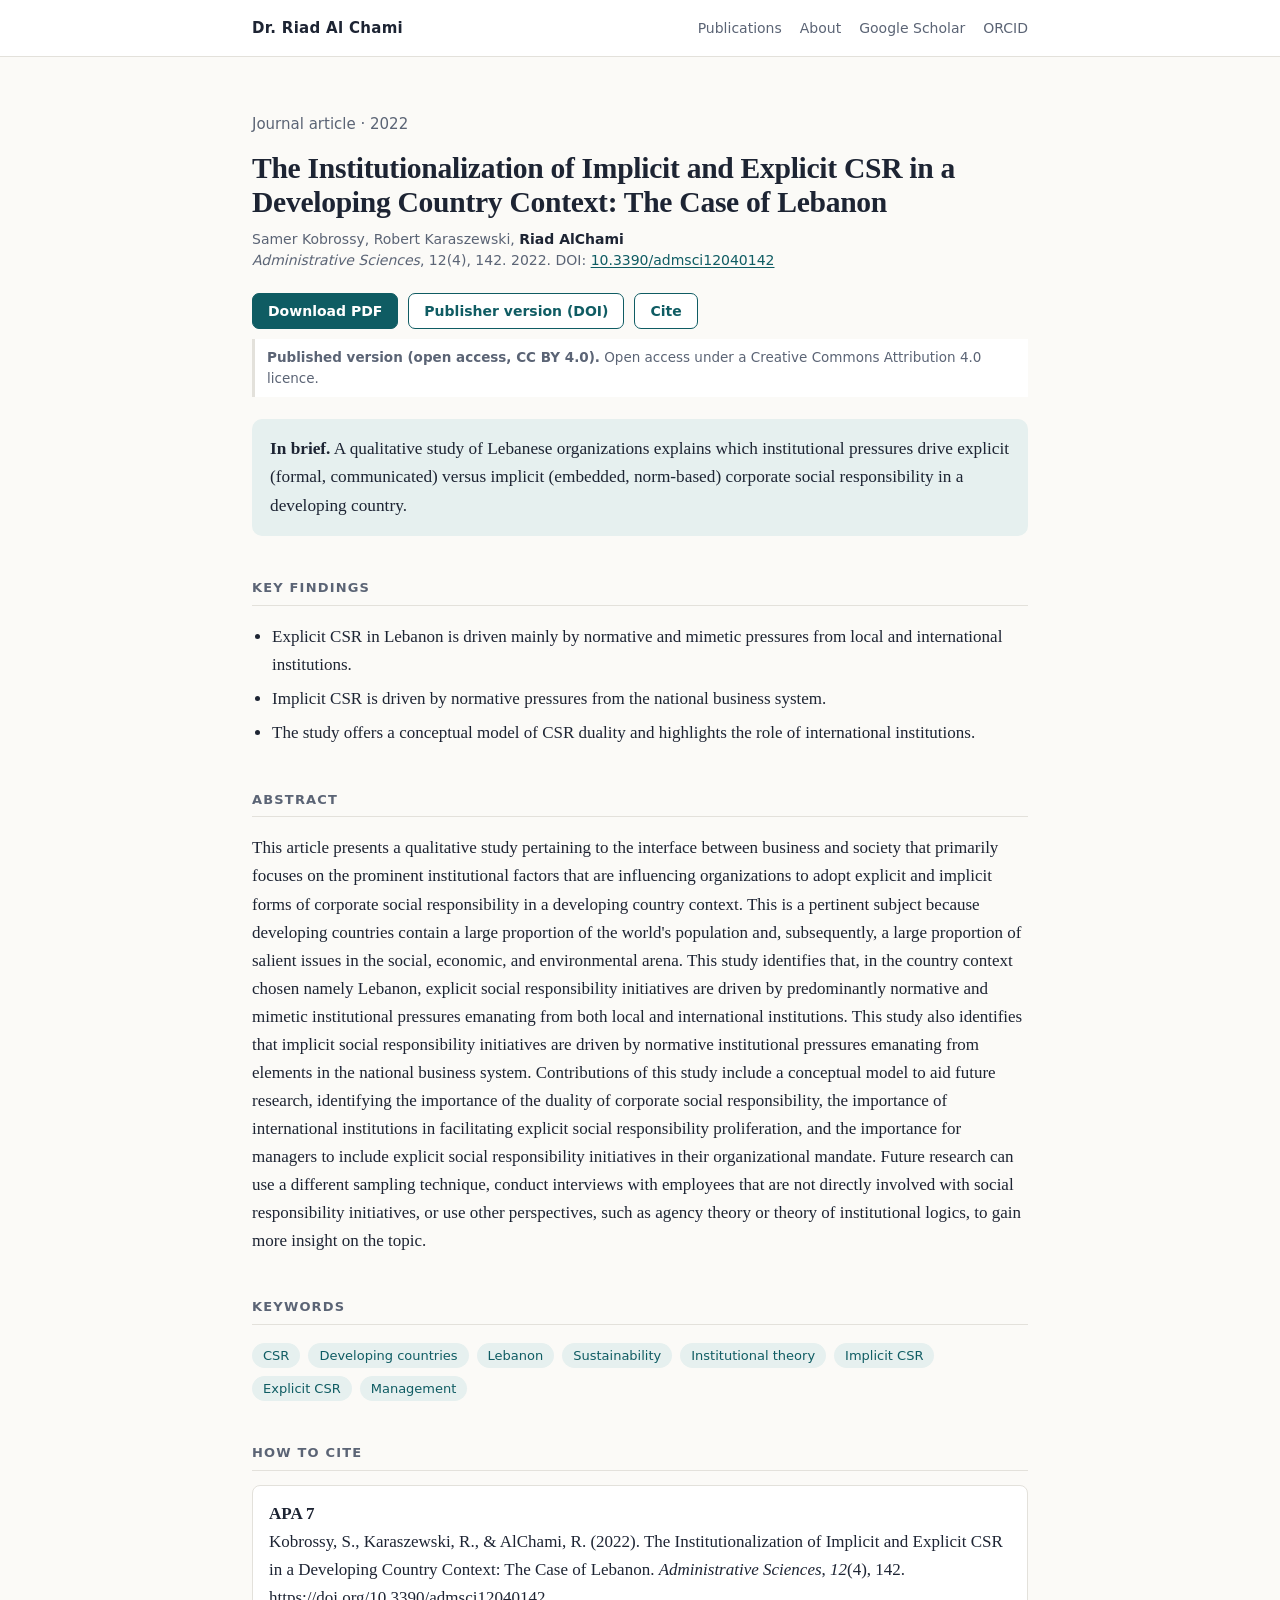
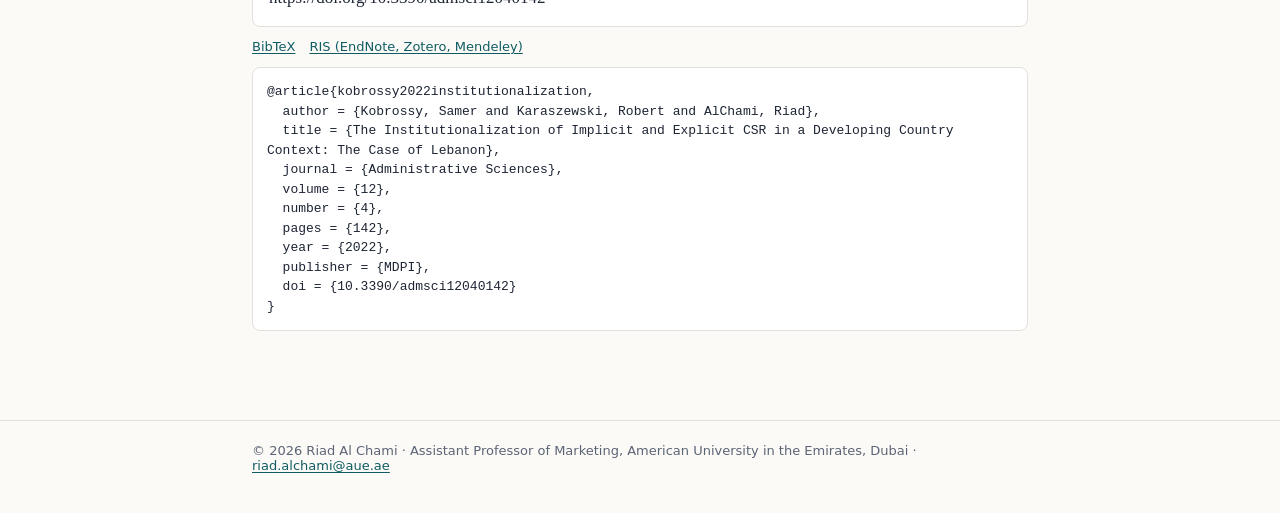
<file: institutionalization-implicit-explicit-csr-lebanon.html>
<!DOCTYPE html>
<html lang="en"><head>
<meta charset="utf-8"><meta name="viewport" content="width=device-width,initial-scale=1">
<title>The Institutionalization of Implicit and Explicit CSR in a Developing Country Context: The Case of Lebanon | Riad Al Chami</title>
<meta name="description" content="A qualitative study of Lebanese organizations explains which institutional pressures drive explicit (formal, communicated) versus implicit (embedded, norm-based) corporate social responsibility in a developing country.">
<link rel="canonical" href="https://riadalchami-cloud.github.io/institutionalization-implicit-explicit-csr-lebanon.html">
<meta property="og:type" content="website"><meta property="og:title" content="The Institutionalization of Implicit and Explicit CSR in a Developing Country Context: The Case of Lebanon | Riad Al Chami"><meta property="og:description" content="A qualitative study of Lebanese organizations explains which institutional pressures drive explicit (formal, communicated) versus implicit (embedded, norm-based) corporate social responsibility in a developing country."><meta property="og:url" content="https://riadalchami-cloud.github.io/institutionalization-implicit-explicit-csr-lebanon.html">
<meta name="robots" content="index,follow">
<meta name="citation_title" content="The Institutionalization of Implicit and Explicit CSR in a Developing Country Context: The Case of Lebanon">
<meta name="citation_author" content="Kobrossy, Samer">
<meta name="citation_author" content="Karaszewski, Robert">
<meta name="citation_author" content="AlChami, Riad">
<meta name="citation_publication_date" content="2022/10/19">
<meta name="citation_journal_title" content="Administrative Sciences">
<meta name="citation_issn" content="2076-3387">
<meta name="citation_volume" content="12">
<meta name="citation_issue" content="4">
<meta name="citation_firstpage" content="142">
<meta name="citation_publisher" content="MDPI">
<meta name="citation_doi" content="10.3390/admsci12040142">
<meta name="citation_abstract_html_url" content="https://riadalchami-cloud.github.io/institutionalization-implicit-explicit-csr-lebanon.html">
<meta name="citation_pdf_url" content="https://riadalchami-cloud.github.io/institutionalization-implicit-explicit-csr-lebanon.pdf">
<meta name="citation_keywords" content="CSR; Developing countries; Lebanon; Sustainability; Institutional theory; Implicit CSR; Explicit CSR; Management">
<meta name="citation_language" content="en">
<meta name="DC.title" content="The Institutionalization of Implicit and Explicit CSR in a Developing Country Context: The Case of Lebanon">
<meta name="DC.creator" content="Kobrossy, Samer">
<meta name="DC.creator" content="Karaszewski, Robert">
<meta name="DC.creator" content="AlChami, Riad">
<meta name="DC.date" content="2022">
<meta name="DC.identifier" content="doi:10.3390/admsci12040142">
<link rel="stylesheet" href="https://riadalchami-cloud.github.io/style.css">
<script type="application/ld+json">{"@context": "https://schema.org", "@type": "ScholarlyArticle", "@id": "https://riadalchami-cloud.github.io/institutionalization-implicit-explicit-csr-lebanon.html", "url": "https://riadalchami-cloud.github.io/institutionalization-implicit-explicit-csr-lebanon.html", "headline": "The Institutionalization of Implicit and Explicit CSR in a Developing Country Context: The Case of Lebanon", "name": "The Institutionalization of Implicit and Explicit CSR in a Developing Country Context: The Case of Lebanon", "author": [{"@type": "Person", "name": "Samer Kobrossy"}, {"@type": "Person", "name": "Robert Karaszewski"}, {"@type": "Person", "name": "Riad AlChami", "@id": "https://riadalchami-cloud.github.io/#person", "sameAs": "https://orcid.org/0000-0001-6254-8459"}], "datePublished": "2022-10-19", "inLanguage": "en", "keywords": ["CSR", "Developing countries", "Lebanon", "Sustainability", "Institutional theory", "Implicit CSR", "Explicit CSR", "Management"], "publisher": {"@type": "Organization", "name": "MDPI"}, "abstract": "This article presents a qualitative study pertaining to the interface between business and society that primarily focuses on the prominent institutional factors that are influencing organizations to adopt explicit and implicit forms of corporate social responsibility in a developing country context. This is a pertinent subject because developing countries contain a large proportion of the world's population and, subsequently, a large proportion of salient issues in the social, economic, and environmental arena. This study identifies that, in the country context chosen namely Lebanon, explicit social responsibility initiatives are driven by predominantly normative and mimetic institutional pressures emanating from both local and international institutions. This study also identifies that implicit social responsibility initiatives are driven by normative institutional pressures emanating from elements in the national business system. Contributions of this study include a conceptual model to aid future research, identifying the importance of the duality of corporate social responsibility, the importance of international institutions in facilitating explicit social responsibility proliferation, and the importance for managers to include explicit social responsibility initiatives in their organizational mandate. Future research can use a different sampling technique, conduct interviews with employees that are not directly involved with social responsibility initiatives, or use other perspectives, such as agency theory or theory of institutional logics, to gain more insight on the topic.", "description": "A qualitative study of Lebanese organizations explains which institutional pressures drive explicit (formal, communicated) versus implicit (embedded, norm-based) corporate social responsibility in a developing country.", "sameAs": "https://doi.org/10.3390/admsci12040142", "identifier": {"@type": "PropertyValue", "propertyID": "DOI", "value": "10.3390/admsci12040142"}, "isPartOf": {"@type": "PublicationIssue", "issueNumber": "4", "isPartOf": {"@type": "PublicationVolume", "volumeNumber": "12", "isPartOf": {"@type": "Periodical", "name": "Administrative Sciences", "issn": "2076-3387"}}}, "pageStart": "142", "encoding": {"@type": "MediaObject", "encodingFormat": "application/pdf", "contentUrl": "https://riadalchami-cloud.github.io/institutionalization-implicit-explicit-csr-lebanon.pdf"}, "isAccessibleForFree": true}</script>
</head><body>
<header class="site"><div class="wrap"><a class="brand" href="https://riadalchami-cloud.github.io/">Dr. Riad Al Chami</a>
<nav><a href="https://riadalchami-cloud.github.io/#publications">Publications</a><a href="https://riadalchami-cloud.github.io/#about">About</a><a href="https://scholar.google.com/citations?user=tgdiXy8AAAAJ">Google Scholar</a><a href="https://orcid.org/0000-0001-6254-8459">ORCID</a></nav></div></header>
<main class="wrap"><article class="paper">
<p class="meta">Journal article · 2022</p>
<h1>The Institutionalization of Implicit and Explicit CSR in a Developing Country Context: The Case of Lebanon</h1>
<p class="by">Samer Kobrossy, Robert Karaszewski, <b>Riad AlChami</b></p>
<p class="venue"><i>Administrative Sciences</i>, 12(4), 142. 2022. DOI: <a href='https://doi.org/10.3390/admsci12040142'>10.3390/admsci12040142</a></p>
<div class="actions"><a class="btn primary" href="https://riadalchami-cloud.github.io/institutionalization-implicit-explicit-csr-lebanon.pdf">Download PDF</a><a class="btn ghost" href="https://doi.org/10.3390/admsci12040142">Publisher version (DOI)</a><a class="btn ghost" href="#cite">Cite</a></div>
<p class="note"><b>Published version (open access, CC BY 4.0).</b> Open access under a Creative Commons Attribution 4.0 licence.</p>
<div class="brief"><b>In brief.</b> A qualitative study of Lebanese organizations explains which institutional pressures drive explicit (formal, communicated) versus implicit (embedded, norm-based) corporate social responsibility in a developing country.</div>
<h2>Key findings</h2><ul class='find'><li>Explicit CSR in Lebanon is driven mainly by normative and mimetic pressures from local and international institutions.</li><li>Implicit CSR is driven by normative pressures from the national business system.</li><li>The study offers a conceptual model of CSR duality and highlights the role of international institutions.</li></ul>
<h2>Abstract</h2><p>This article presents a qualitative study pertaining to the interface between business and society that primarily focuses on the prominent institutional factors that are influencing organizations to adopt explicit and implicit forms of corporate social responsibility in a developing country context. This is a pertinent subject because developing countries contain a large proportion of the world&#x27;s population and, subsequently, a large proportion of salient issues in the social, economic, and environmental arena. This study identifies that, in the country context chosen namely Lebanon, explicit social responsibility initiatives are driven by predominantly normative and mimetic institutional pressures emanating from both local and international institutions. This study also identifies that implicit social responsibility initiatives are driven by normative institutional pressures emanating from elements in the national business system. Contributions of this study include a conceptual model to aid future research, identifying the importance of the duality of corporate social responsibility, the importance of international institutions in facilitating explicit social responsibility proliferation, and the importance for managers to include explicit social responsibility initiatives in their organizational mandate. Future research can use a different sampling technique, conduct interviews with employees that are not directly involved with social responsibility initiatives, or use other perspectives, such as agency theory or theory of institutional logics, to gain more insight on the topic.</p>
<h2>Keywords</h2><ul class="chips"><li>CSR</li><li>Developing countries</li><li>Lebanon</li><li>Sustainability</li><li>Institutional theory</li><li>Implicit CSR</li><li>Explicit CSR</li><li>Management</li></ul>
<h2 id="cite">How to cite</h2>
<div class="cite"><b>APA 7</b><br>Kobrossy, S., Karaszewski, R., & AlChami, R. (2022). The Institutionalization of Implicit and Explicit CSR in a Developing Country Context: The Case of Lebanon. <i>Administrative Sciences</i>, <i>12</i>(4), 142. https://doi.org/10.3390/admsci12040142</div>
<p class="links" style="margin-top:12px"><a href="https://riadalchami-cloud.github.io/institutionalization-implicit-explicit-csr-lebanon.bib">BibTeX</a><a href="https://riadalchami-cloud.github.io/institutionalization-implicit-explicit-csr-lebanon.ris">RIS (EndNote, Zotero, Mendeley)</a></p>
<pre>@article{kobrossy2022institutionalization,
  author = {Kobrossy, Samer and Karaszewski, Robert and AlChami, Riad},
  title = {The Institutionalization of Implicit and Explicit CSR in a Developing Country Context: The Case of Lebanon},
  journal = {Administrative Sciences},
  volume = {12},
  number = {4},
  pages = {142},
  year = {2022},
  publisher = {MDPI},
  doi = {10.3390/admsci12040142}
}</pre>
</article></main><footer><div class="wrap">© 2026 Riad Al Chami · Assistant Professor of Marketing, American University in the Emirates, Dubai · <a href="mailto:riad.alchami@aue.ae">riad.alchami@aue.ae</a></div></footer></body></html>
</file>
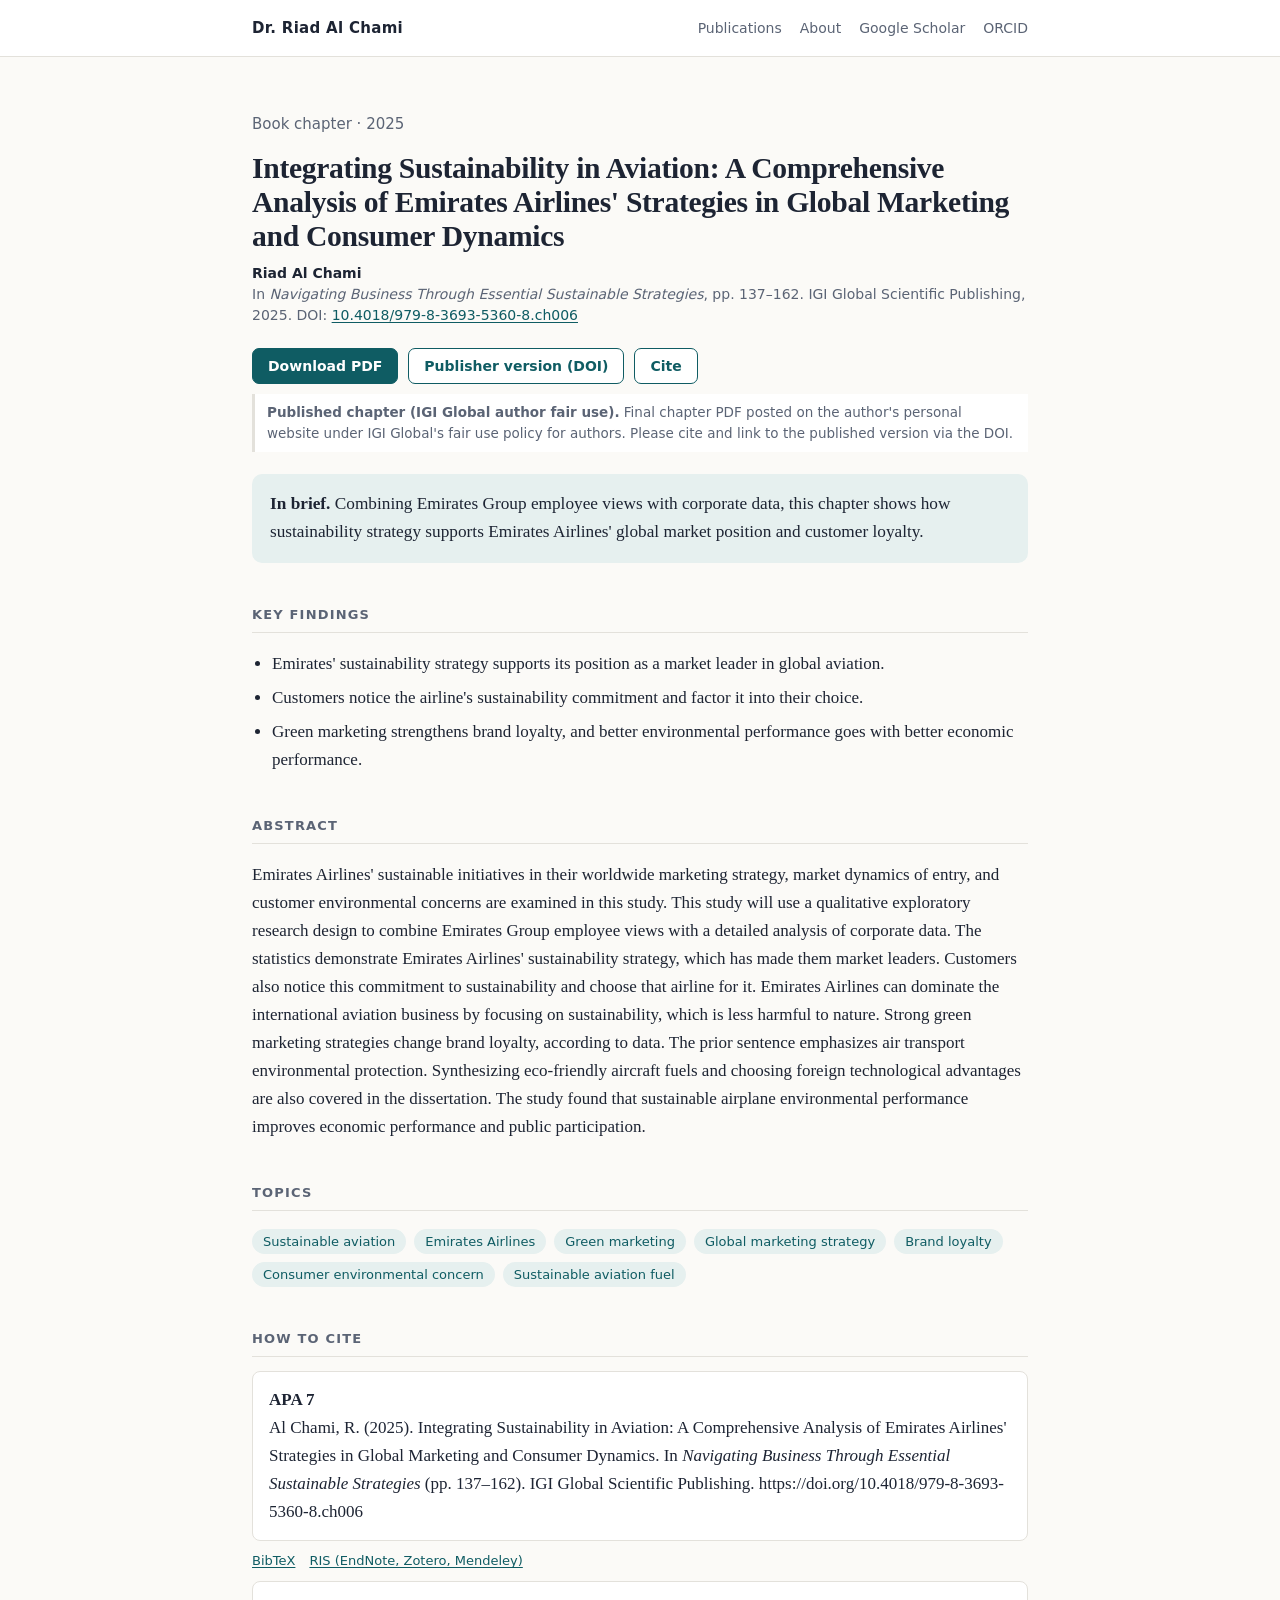
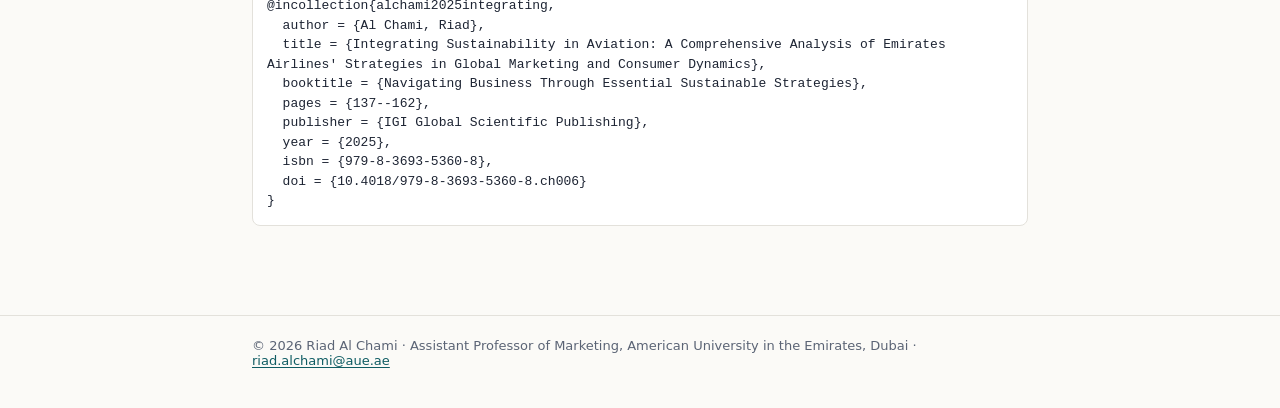
<file: integrating-sustainability-in-aviation-emirates-airlines.html>
<!DOCTYPE html>
<html lang="en"><head>
<meta charset="utf-8"><meta name="viewport" content="width=device-width,initial-scale=1">
<title>Integrating Sustainability in Aviation: A Comprehensive Analysis of Emirates Airlines&#x27; Strategies in Global Marketing and Consumer Dynamics | Riad Al Chami</title>
<meta name="description" content="Combining Emirates Group employee views with corporate data, this chapter shows how sustainability strategy supports Emirates Airlines&#x27; global market position and customer loyalty.">
<link rel="canonical" href="https://riadalchami-cloud.github.io/integrating-sustainability-in-aviation-emirates-airlines.html">
<meta property="og:type" content="website"><meta property="og:title" content="Integrating Sustainability in Aviation: A Comprehensive Analysis of Emirates Airlines&#x27; Strategies in Global Marketing and Consumer Dynamics | Riad Al Chami"><meta property="og:description" content="Combining Emirates Group employee views with corporate data, this chapter shows how sustainability strategy supports Emirates Airlines&#x27; global market position and customer loyalty."><meta property="og:url" content="https://riadalchami-cloud.github.io/integrating-sustainability-in-aviation-emirates-airlines.html">
<meta name="robots" content="index,follow">
<meta name="citation_title" content="Integrating Sustainability in Aviation: A Comprehensive Analysis of Emirates Airlines&#x27; Strategies in Global Marketing and Consumer Dynamics">
<meta name="citation_author" content="Al Chami, Riad">
<meta name="citation_publication_date" content="2025">
<meta name="citation_inbook_title" content="Navigating Business Through Essential Sustainable Strategies">
<meta name="citation_isbn" content="979-8-3693-5360-8">
<meta name="citation_firstpage" content="137">
<meta name="citation_lastpage" content="162">
<meta name="citation_publisher" content="IGI Global Scientific Publishing">
<meta name="citation_doi" content="10.4018/979-8-3693-5360-8.ch006">
<meta name="citation_abstract_html_url" content="https://riadalchami-cloud.github.io/integrating-sustainability-in-aviation-emirates-airlines.html">
<meta name="citation_pdf_url" content="https://riadalchami-cloud.github.io/integrating-sustainability-in-aviation-emirates-airlines.pdf">
<meta name="citation_keywords" content="Sustainable aviation; Emirates Airlines; Green marketing; Global marketing strategy; Brand loyalty; Consumer environmental concern; Sustainable aviation fuel">
<meta name="citation_language" content="en">
<meta name="DC.title" content="Integrating Sustainability in Aviation: A Comprehensive Analysis of Emirates Airlines&#x27; Strategies in Global Marketing and Consumer Dynamics">
<meta name="DC.creator" content="Al Chami, Riad">
<meta name="DC.date" content="2025">
<meta name="DC.identifier" content="doi:10.4018/979-8-3693-5360-8.ch006">
<link rel="stylesheet" href="https://riadalchami-cloud.github.io/style.css">
<script type="application/ld+json">{"@context": "https://schema.org", "@type": "Chapter", "@id": "https://riadalchami-cloud.github.io/integrating-sustainability-in-aviation-emirates-airlines.html", "url": "https://riadalchami-cloud.github.io/integrating-sustainability-in-aviation-emirates-airlines.html", "headline": "Integrating Sustainability in Aviation: A Comprehensive Analysis of Emirates Airlines' Strategies in Global Ma", "name": "Integrating Sustainability in Aviation: A Comprehensive Analysis of Emirates Airlines' Strategies in Global Marketing and Consumer Dynamics", "author": [{"@type": "Person", "name": "Riad Al Chami", "@id": "https://riadalchami-cloud.github.io/#person", "sameAs": "https://orcid.org/0000-0001-6254-8459"}], "datePublished": "2025", "inLanguage": "en", "keywords": ["Sustainable aviation", "Emirates Airlines", "Green marketing", "Global marketing strategy", "Brand loyalty", "Consumer environmental concern", "Sustainable aviation fuel"], "publisher": {"@type": "Organization", "name": "IGI Global Scientific Publishing"}, "abstract": "Emirates Airlines' sustainable initiatives in their worldwide marketing strategy, market dynamics of entry, and customer environmental concerns are examined in this study. This study will use a qualitative exploratory research design to combine Emirates Group employee views with a detailed analysis of corporate data. The statistics demonstrate Emirates Airlines' sustainability strategy, which has made them market leaders. Customers also notice this commitment to sustainability and choose that airline for it. Emirates Airlines can dominate the international aviation business by focusing on sustainability, which is less harmful to nature. Strong green marketing strategies change brand loyalty, according to data. The prior sentence emphasizes air transport environmental protection. Synthesizing eco-friendly aircraft fuels and choosing foreign technological advantages are also covered in the dissertation. The study found that sustainable airplane environmental performance improves economic performance and public participation.", "description": "Combining Emirates Group employee views with corporate data, this chapter shows how sustainability strategy supports Emirates Airlines' global market position and customer loyalty.", "sameAs": "https://doi.org/10.4018/979-8-3693-5360-8.ch006", "identifier": {"@type": "PropertyValue", "propertyID": "DOI", "value": "10.4018/979-8-3693-5360-8.ch006"}, "isPartOf": {"@type": "Book", "name": "Navigating Business Through Essential Sustainable Strategies", "isbn": "979-8-3693-5360-8"}, "pageStart": "137", "pageEnd": "162", "encoding": {"@type": "MediaObject", "encodingFormat": "application/pdf", "contentUrl": "https://riadalchami-cloud.github.io/integrating-sustainability-in-aviation-emirates-airlines.pdf"}, "isAccessibleForFree": true}</script>
</head><body>
<header class="site"><div class="wrap"><a class="brand" href="https://riadalchami-cloud.github.io/">Dr. Riad Al Chami</a>
<nav><a href="https://riadalchami-cloud.github.io/#publications">Publications</a><a href="https://riadalchami-cloud.github.io/#about">About</a><a href="https://scholar.google.com/citations?user=tgdiXy8AAAAJ">Google Scholar</a><a href="https://orcid.org/0000-0001-6254-8459">ORCID</a></nav></div></header>
<main class="wrap"><article class="paper">
<p class="meta">Book chapter · 2025</p>
<h1>Integrating Sustainability in Aviation: A Comprehensive Analysis of Emirates Airlines&#x27; Strategies in Global Marketing and Consumer Dynamics</h1>
<p class="by"><b>Riad Al Chami</b></p>
<p class="venue">In <i>Navigating Business Through Essential Sustainable Strategies</i>, pp. 137–162. IGI Global Scientific Publishing, 2025. DOI: <a href='https://doi.org/10.4018/979-8-3693-5360-8.ch006'>10.4018/979-8-3693-5360-8.ch006</a></p>
<div class="actions"><a class="btn primary" href="https://riadalchami-cloud.github.io/integrating-sustainability-in-aviation-emirates-airlines.pdf">Download PDF</a><a class="btn ghost" href="https://doi.org/10.4018/979-8-3693-5360-8.ch006">Publisher version (DOI)</a><a class="btn ghost" href="#cite">Cite</a></div>
<p class="note"><b>Published chapter (IGI Global author fair use).</b> Final chapter PDF posted on the author&#x27;s personal website under IGI Global&#x27;s fair use policy for authors. Please cite and link to the published version via the DOI.</p>
<div class="brief"><b>In brief.</b> Combining Emirates Group employee views with corporate data, this chapter shows how sustainability strategy supports Emirates Airlines&#x27; global market position and customer loyalty.</div>
<h2>Key findings</h2><ul class='find'><li>Emirates&#x27; sustainability strategy supports its position as a market leader in global aviation.</li><li>Customers notice the airline&#x27;s sustainability commitment and factor it into their choice.</li><li>Green marketing strengthens brand loyalty, and better environmental performance goes with better economic performance.</li></ul>
<h2>Abstract</h2><p>Emirates Airlines&#x27; sustainable initiatives in their worldwide marketing strategy, market dynamics of entry, and customer environmental concerns are examined in this study. This study will use a qualitative exploratory research design to combine Emirates Group employee views with a detailed analysis of corporate data. The statistics demonstrate Emirates Airlines&#x27; sustainability strategy, which has made them market leaders. Customers also notice this commitment to sustainability and choose that airline for it. Emirates Airlines can dominate the international aviation business by focusing on sustainability, which is less harmful to nature. Strong green marketing strategies change brand loyalty, according to data. The prior sentence emphasizes air transport environmental protection. Synthesizing eco-friendly aircraft fuels and choosing foreign technological advantages are also covered in the dissertation. The study found that sustainable airplane environmental performance improves economic performance and public participation.</p>
<h2>Topics</h2><ul class="chips"><li>Sustainable aviation</li><li>Emirates Airlines</li><li>Green marketing</li><li>Global marketing strategy</li><li>Brand loyalty</li><li>Consumer environmental concern</li><li>Sustainable aviation fuel</li></ul>
<h2 id="cite">How to cite</h2>
<div class="cite"><b>APA 7</b><br>Al Chami, R. (2025). Integrating Sustainability in Aviation: A Comprehensive Analysis of Emirates Airlines' Strategies in Global Marketing and Consumer Dynamics. In <i>Navigating Business Through Essential Sustainable Strategies</i> (pp. 137–162). IGI Global Scientific Publishing. https://doi.org/10.4018/979-8-3693-5360-8.ch006</div>
<p class="links" style="margin-top:12px"><a href="https://riadalchami-cloud.github.io/integrating-sustainability-in-aviation-emirates-airlines.bib">BibTeX</a><a href="https://riadalchami-cloud.github.io/integrating-sustainability-in-aviation-emirates-airlines.ris">RIS (EndNote, Zotero, Mendeley)</a></p>
<pre>@incollection{alchami2025integrating,
  author = {Al Chami, Riad},
  title = {Integrating Sustainability in Aviation: A Comprehensive Analysis of Emirates Airlines&#x27; Strategies in Global Marketing and Consumer Dynamics},
  booktitle = {Navigating Business Through Essential Sustainable Strategies},
  pages = {137--162},
  publisher = {IGI Global Scientific Publishing},
  year = {2025},
  isbn = {979-8-3693-5360-8},
  doi = {10.4018/979-8-3693-5360-8.ch006}
}</pre>
</article></main><footer><div class="wrap">© 2026 Riad Al Chami · Assistant Professor of Marketing, American University in the Emirates, Dubai · <a href="mailto:riad.alchami@aue.ae">riad.alchami@aue.ae</a></div></footer></body></html>
</file>
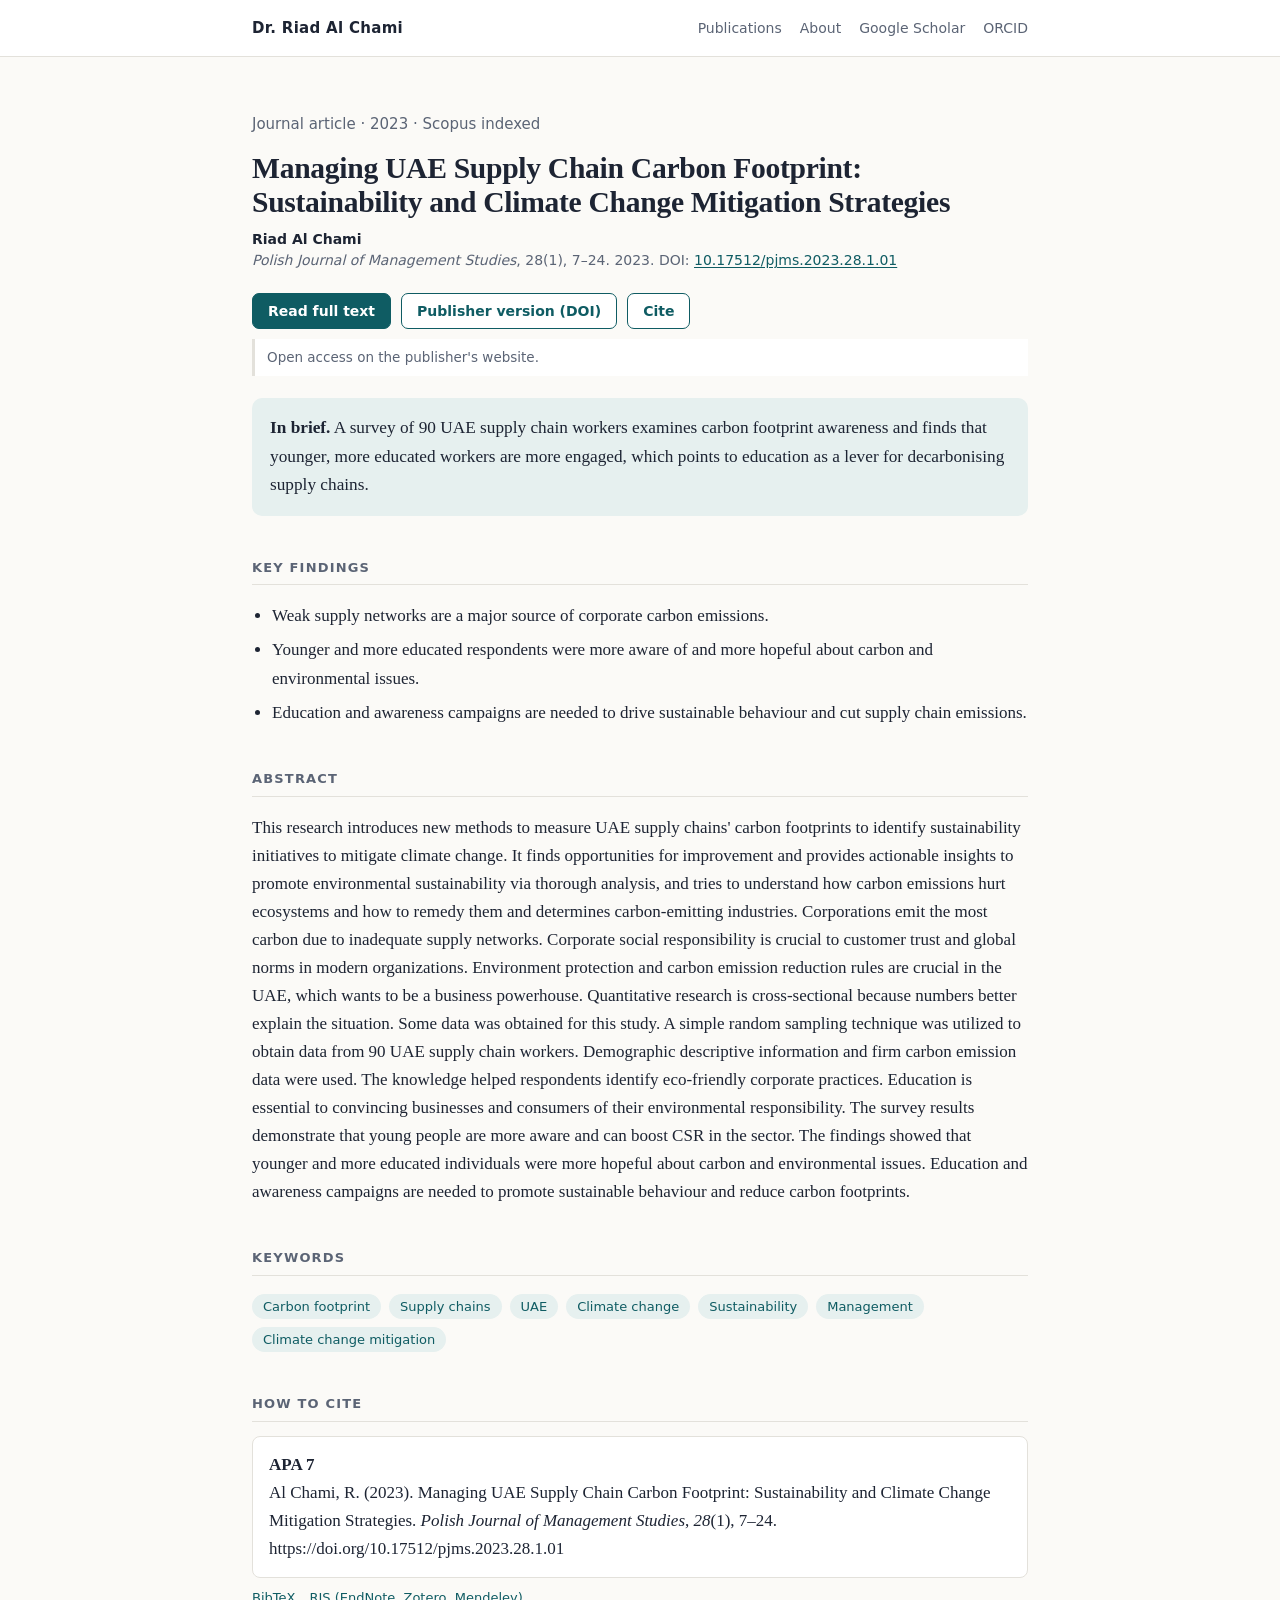
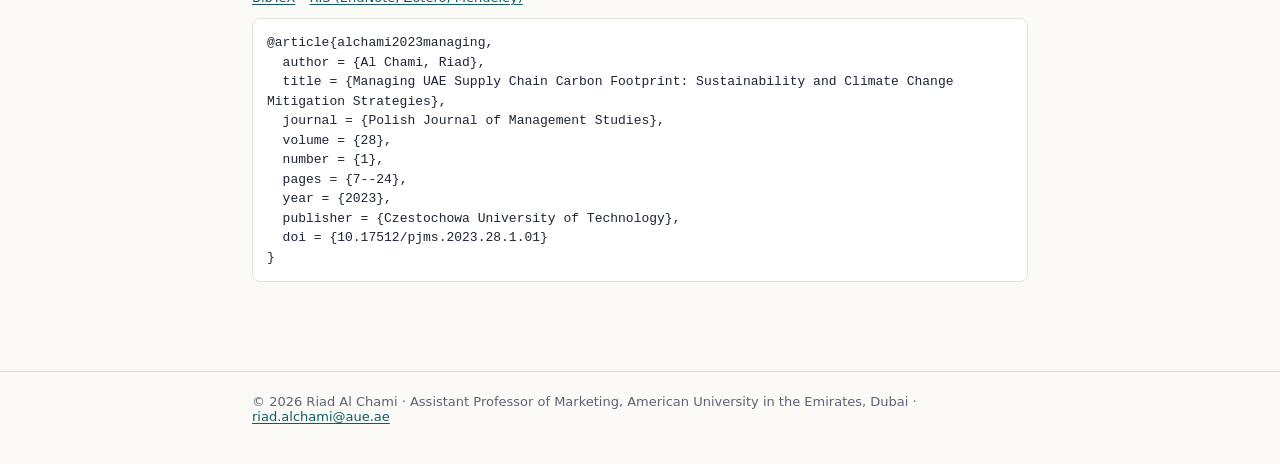
<file: managing-uae-supply-chain-carbon-footprint.html>
<!DOCTYPE html>
<html lang="en"><head>
<meta charset="utf-8"><meta name="viewport" content="width=device-width,initial-scale=1">
<title>Managing UAE Supply Chain Carbon Footprint: Sustainability and Climate Change Mitigation Strategies | Riad Al Chami</title>
<meta name="description" content="A survey of 90 UAE supply chain workers examines carbon footprint awareness and finds that younger, more educated workers are more engaged, which points to education as a lever for decarbonising supply chains.">
<link rel="canonical" href="https://riadalchami-cloud.github.io/managing-uae-supply-chain-carbon-footprint.html">
<meta property="og:type" content="website"><meta property="og:title" content="Managing UAE Supply Chain Carbon Footprint: Sustainability and Climate Change Mitigation Strategies | Riad Al Chami"><meta property="og:description" content="A survey of 90 UAE supply chain workers examines carbon footprint awareness and finds that younger, more educated workers are more engaged, which points to education as a lever for decarbonising supply chains."><meta property="og:url" content="https://riadalchami-cloud.github.io/managing-uae-supply-chain-carbon-footprint.html">
<meta name="robots" content="index,follow">
<meta name="citation_title" content="Managing UAE Supply Chain Carbon Footprint: Sustainability and Climate Change Mitigation Strategies">
<meta name="citation_author" content="Al Chami, Riad">
<meta name="citation_publication_date" content="2023/12">
<meta name="citation_journal_title" content="Polish Journal of Management Studies">
<meta name="citation_issn" content="2081-7452">
<meta name="citation_volume" content="28">
<meta name="citation_issue" content="1">
<meta name="citation_firstpage" content="7">
<meta name="citation_lastpage" content="24">
<meta name="citation_publisher" content="Czestochowa University of Technology">
<meta name="citation_doi" content="10.17512/pjms.2023.28.1.01">
<meta name="citation_abstract_html_url" content="https://riadalchami-cloud.github.io/managing-uae-supply-chain-carbon-footprint.html">
<meta name="citation_keywords" content="Carbon footprint; Supply chains; UAE; Climate change; Sustainability; Management; Climate change mitigation">
<meta name="citation_language" content="en">
<meta name="DC.title" content="Managing UAE Supply Chain Carbon Footprint: Sustainability and Climate Change Mitigation Strategies">
<meta name="DC.creator" content="Al Chami, Riad">
<meta name="DC.date" content="2023">
<meta name="DC.identifier" content="doi:10.17512/pjms.2023.28.1.01">
<link rel="stylesheet" href="https://riadalchami-cloud.github.io/style.css">
<script type="application/ld+json">{"@context": "https://schema.org", "@type": "ScholarlyArticle", "@id": "https://riadalchami-cloud.github.io/managing-uae-supply-chain-carbon-footprint.html", "url": "https://riadalchami-cloud.github.io/managing-uae-supply-chain-carbon-footprint.html", "headline": "Managing UAE Supply Chain Carbon Footprint: Sustainability and Climate Change Mitigation Strategies", "name": "Managing UAE Supply Chain Carbon Footprint: Sustainability and Climate Change Mitigation Strategies", "author": [{"@type": "Person", "name": "Riad Al Chami", "@id": "https://riadalchami-cloud.github.io/#person", "sameAs": "https://orcid.org/0000-0001-6254-8459"}], "datePublished": "2023-12", "inLanguage": "en", "keywords": ["Carbon footprint", "Supply chains", "UAE", "Climate change", "Sustainability", "Management", "Climate change mitigation"], "publisher": {"@type": "Organization", "name": "Czestochowa University of Technology"}, "abstract": "This research introduces new methods to measure UAE supply chains' carbon footprints to identify sustainability initiatives to mitigate climate change. It finds opportunities for improvement and provides actionable insights to promote environmental sustainability via thorough analysis, and tries to understand how carbon emissions hurt ecosystems and how to remedy them and determines carbon-emitting industries. Corporations emit the most carbon due to inadequate supply networks. Corporate social responsibility is crucial to customer trust and global norms in modern organizations. Environment protection and carbon emission reduction rules are crucial in the UAE, which wants to be a business powerhouse. Quantitative research is cross-sectional because numbers better explain the situation. Some data was obtained for this study. A simple random sampling technique was utilized to obtain data from 90 UAE supply chain workers. Demographic descriptive information and firm carbon emission data were used. The knowledge helped respondents identify eco-friendly corporate practices. Education is essential to convincing businesses and consumers of their environmental responsibility. The survey results demonstrate that young people are more aware and can boost CSR in the sector. The findings showed that younger and more educated individuals were more hopeful about carbon and environmental issues. Education and awareness campaigns are needed to promote sustainable behaviour and reduce carbon footprints.", "description": "A survey of 90 UAE supply chain workers examines carbon footprint awareness and finds that younger, more educated workers are more engaged, which points to education as a lever for decarbonising supply chains.", "sameAs": "https://doi.org/10.17512/pjms.2023.28.1.01", "identifier": {"@type": "PropertyValue", "propertyID": "DOI", "value": "10.17512/pjms.2023.28.1.01"}, "isPartOf": {"@type": "PublicationIssue", "issueNumber": "1", "isPartOf": {"@type": "PublicationVolume", "volumeNumber": "28", "isPartOf": {"@type": "Periodical", "name": "Polish Journal of Management Studies", "issn": "2081-7452"}}}, "pageStart": "7", "pageEnd": "24"}</script>
</head><body>
<header class="site"><div class="wrap"><a class="brand" href="https://riadalchami-cloud.github.io/">Dr. Riad Al Chami</a>
<nav><a href="https://riadalchami-cloud.github.io/#publications">Publications</a><a href="https://riadalchami-cloud.github.io/#about">About</a><a href="https://scholar.google.com/citations?user=tgdiXy8AAAAJ">Google Scholar</a><a href="https://orcid.org/0000-0001-6254-8459">ORCID</a></nav></div></header>
<main class="wrap"><article class="paper">
<p class="meta">Journal article · 2023 · Scopus indexed</p>
<h1>Managing UAE Supply Chain Carbon Footprint: Sustainability and Climate Change Mitigation Strategies</h1>
<p class="by"><b>Riad Al Chami</b></p>
<p class="venue"><i>Polish Journal of Management Studies</i>, 28(1), 7–24. 2023. DOI: <a href='https://doi.org/10.17512/pjms.2023.28.1.01'>10.17512/pjms.2023.28.1.01</a></p>
<div class="actions"><a class="btn primary" href="https://doi.org/10.17512/pjms.2023.28.1.01">Read full text</a><a class="btn ghost" href="https://doi.org/10.17512/pjms.2023.28.1.01">Publisher version (DOI)</a><a class="btn ghost" href="#cite">Cite</a></div>
<p class="note">Open access on the publisher&#x27;s website.</p>
<div class="brief"><b>In brief.</b> A survey of 90 UAE supply chain workers examines carbon footprint awareness and finds that younger, more educated workers are more engaged, which points to education as a lever for decarbonising supply chains.</div>
<h2>Key findings</h2><ul class='find'><li>Weak supply networks are a major source of corporate carbon emissions.</li><li>Younger and more educated respondents were more aware of and more hopeful about carbon and environmental issues.</li><li>Education and awareness campaigns are needed to drive sustainable behaviour and cut supply chain emissions.</li></ul>
<h2>Abstract</h2><p>This research introduces new methods to measure UAE supply chains&#x27; carbon footprints to identify sustainability initiatives to mitigate climate change. It finds opportunities for improvement and provides actionable insights to promote environmental sustainability via thorough analysis, and tries to understand how carbon emissions hurt ecosystems and how to remedy them and determines carbon-emitting industries. Corporations emit the most carbon due to inadequate supply networks. Corporate social responsibility is crucial to customer trust and global norms in modern organizations. Environment protection and carbon emission reduction rules are crucial in the UAE, which wants to be a business powerhouse. Quantitative research is cross-sectional because numbers better explain the situation. Some data was obtained for this study. A simple random sampling technique was utilized to obtain data from 90 UAE supply chain workers. Demographic descriptive information and firm carbon emission data were used. The knowledge helped respondents identify eco-friendly corporate practices. Education is essential to convincing businesses and consumers of their environmental responsibility. The survey results demonstrate that young people are more aware and can boost CSR in the sector. The findings showed that younger and more educated individuals were more hopeful about carbon and environmental issues. Education and awareness campaigns are needed to promote sustainable behaviour and reduce carbon footprints.</p>
<h2>Keywords</h2><ul class="chips"><li>Carbon footprint</li><li>Supply chains</li><li>UAE</li><li>Climate change</li><li>Sustainability</li><li>Management</li><li>Climate change mitigation</li></ul>
<h2 id="cite">How to cite</h2>
<div class="cite"><b>APA 7</b><br>Al Chami, R. (2023). Managing UAE Supply Chain Carbon Footprint: Sustainability and Climate Change Mitigation Strategies. <i>Polish Journal of Management Studies</i>, <i>28</i>(1), 7–24. https://doi.org/10.17512/pjms.2023.28.1.01</div>
<p class="links" style="margin-top:12px"><a href="https://riadalchami-cloud.github.io/managing-uae-supply-chain-carbon-footprint.bib">BibTeX</a><a href="https://riadalchami-cloud.github.io/managing-uae-supply-chain-carbon-footprint.ris">RIS (EndNote, Zotero, Mendeley)</a></p>
<pre>@article{alchami2023managing,
  author = {Al Chami, Riad},
  title = {Managing UAE Supply Chain Carbon Footprint: Sustainability and Climate Change Mitigation Strategies},
  journal = {Polish Journal of Management Studies},
  volume = {28},
  number = {1},
  pages = {7--24},
  year = {2023},
  publisher = {Czestochowa University of Technology},
  doi = {10.17512/pjms.2023.28.1.01}
}</pre>
</article></main><footer><div class="wrap">© 2026 Riad Al Chami · Assistant Professor of Marketing, American University in the Emirates, Dubai · <a href="mailto:riad.alchami@aue.ae">riad.alchami@aue.ae</a></div></footer></body></html>
</file>
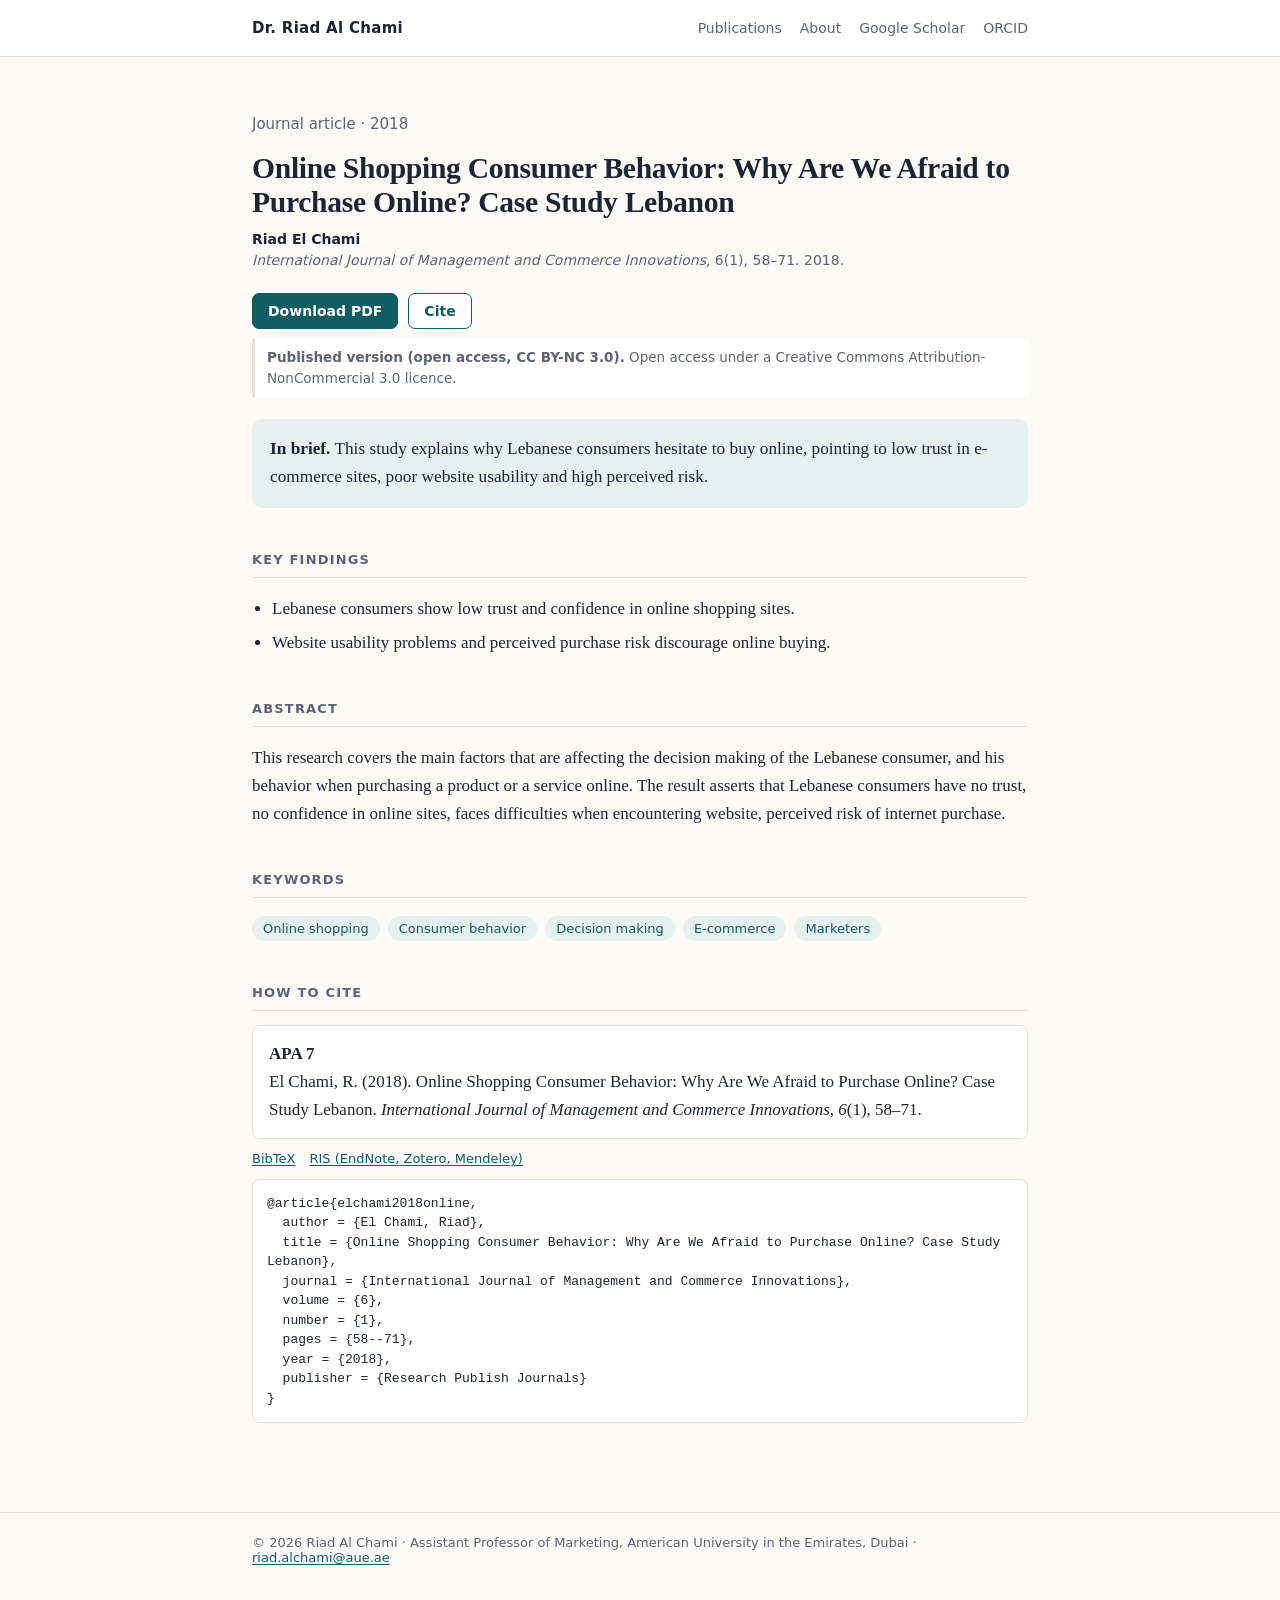
<file: online-shopping-consumer-behavior-lebanon.html>
<!DOCTYPE html>
<html lang="en"><head>
<meta charset="utf-8"><meta name="viewport" content="width=device-width,initial-scale=1">
<title>Online Shopping Consumer Behavior: Why Are We Afraid to Purchase Online? Case Study Lebanon | Riad Al Chami</title>
<meta name="description" content="This study explains why Lebanese consumers hesitate to buy online, pointing to low trust in e-commerce sites, poor website usability and high perceived risk.">
<link rel="canonical" href="https://riadalchami-cloud.github.io/online-shopping-consumer-behavior-lebanon.html">
<meta property="og:type" content="website"><meta property="og:title" content="Online Shopping Consumer Behavior: Why Are We Afraid to Purchase Online? Case Study Lebanon | Riad Al Chami"><meta property="og:description" content="This study explains why Lebanese consumers hesitate to buy online, pointing to low trust in e-commerce sites, poor website usability and high perceived risk."><meta property="og:url" content="https://riadalchami-cloud.github.io/online-shopping-consumer-behavior-lebanon.html">
<meta name="robots" content="index,follow">
<meta name="citation_title" content="Online Shopping Consumer Behavior: Why Are We Afraid to Purchase Online? Case Study Lebanon">
<meta name="citation_author" content="El Chami, Riad">
<meta name="citation_publication_date" content="2018">
<meta name="citation_journal_title" content="International Journal of Management and Commerce Innovations">
<meta name="citation_issn" content="2348-7585">
<meta name="citation_volume" content="6">
<meta name="citation_issue" content="1">
<meta name="citation_firstpage" content="58">
<meta name="citation_lastpage" content="71">
<meta name="citation_publisher" content="Research Publish Journals">
<meta name="citation_abstract_html_url" content="https://riadalchami-cloud.github.io/online-shopping-consumer-behavior-lebanon.html">
<meta name="citation_pdf_url" content="https://riadalchami-cloud.github.io/online-shopping-consumer-behavior-lebanon.pdf">
<meta name="citation_keywords" content="Online shopping; Consumer behavior; Decision making; E-commerce; Marketers">
<meta name="citation_language" content="en">
<meta name="DC.title" content="Online Shopping Consumer Behavior: Why Are We Afraid to Purchase Online? Case Study Lebanon">
<meta name="DC.creator" content="El Chami, Riad">
<meta name="DC.date" content="2018">
<link rel="stylesheet" href="https://riadalchami-cloud.github.io/style.css">
<script type="application/ld+json">{"@context": "https://schema.org", "@type": "ScholarlyArticle", "@id": "https://riadalchami-cloud.github.io/online-shopping-consumer-behavior-lebanon.html", "url": "https://riadalchami-cloud.github.io/online-shopping-consumer-behavior-lebanon.html", "headline": "Online Shopping Consumer Behavior: Why Are We Afraid to Purchase Online? Case Study Lebanon", "name": "Online Shopping Consumer Behavior: Why Are We Afraid to Purchase Online? Case Study Lebanon", "author": [{"@type": "Person", "name": "Riad El Chami", "@id": "https://riadalchami-cloud.github.io/#person", "sameAs": "https://orcid.org/0000-0001-6254-8459"}], "datePublished": "2018", "inLanguage": "en", "keywords": ["Online shopping", "Consumer behavior", "Decision making", "E-commerce", "Marketers"], "publisher": {"@type": "Organization", "name": "Research Publish Journals"}, "abstract": "This research covers the main factors that are affecting the decision making of the Lebanese consumer, and his behavior when purchasing a product or a service online. The result asserts that Lebanese consumers have no trust, no confidence in online sites, faces difficulties when encountering website, perceived risk of internet purchase.", "description": "This study explains why Lebanese consumers hesitate to buy online, pointing to low trust in e-commerce sites, poor website usability and high perceived risk.", "isPartOf": {"@type": "PublicationIssue", "issueNumber": "1", "isPartOf": {"@type": "PublicationVolume", "volumeNumber": "6", "isPartOf": {"@type": "Periodical", "name": "International Journal of Management and Commerce Innovations", "issn": "2348-7585"}}}, "pageStart": "58", "pageEnd": "71", "encoding": {"@type": "MediaObject", "encodingFormat": "application/pdf", "contentUrl": "https://riadalchami-cloud.github.io/online-shopping-consumer-behavior-lebanon.pdf"}, "isAccessibleForFree": true}</script>
</head><body>
<header class="site"><div class="wrap"><a class="brand" href="https://riadalchami-cloud.github.io/">Dr. Riad Al Chami</a>
<nav><a href="https://riadalchami-cloud.github.io/#publications">Publications</a><a href="https://riadalchami-cloud.github.io/#about">About</a><a href="https://scholar.google.com/citations?user=tgdiXy8AAAAJ">Google Scholar</a><a href="https://orcid.org/0000-0001-6254-8459">ORCID</a></nav></div></header>
<main class="wrap"><article class="paper">
<p class="meta">Journal article · 2018</p>
<h1>Online Shopping Consumer Behavior: Why Are We Afraid to Purchase Online? Case Study Lebanon</h1>
<p class="by"><b>Riad El Chami</b></p>
<p class="venue"><i>International Journal of Management and Commerce Innovations</i>, 6(1), 58–71. 2018.</p>
<div class="actions"><a class="btn primary" href="https://riadalchami-cloud.github.io/online-shopping-consumer-behavior-lebanon.pdf">Download PDF</a><a class="btn ghost" href="#cite">Cite</a></div>
<p class="note"><b>Published version (open access, CC BY-NC 3.0).</b> Open access under a Creative Commons Attribution-NonCommercial 3.0 licence.</p>
<div class="brief"><b>In brief.</b> This study explains why Lebanese consumers hesitate to buy online, pointing to low trust in e-commerce sites, poor website usability and high perceived risk.</div>
<h2>Key findings</h2><ul class='find'><li>Lebanese consumers show low trust and confidence in online shopping sites.</li><li>Website usability problems and perceived purchase risk discourage online buying.</li></ul>
<h2>Abstract</h2><p>This research covers the main factors that are affecting the decision making of the Lebanese consumer, and his behavior when purchasing a product or a service online. The result asserts that Lebanese consumers have no trust, no confidence in online sites, faces difficulties when encountering website, perceived risk of internet purchase.</p>
<h2>Keywords</h2><ul class="chips"><li>Online shopping</li><li>Consumer behavior</li><li>Decision making</li><li>E-commerce</li><li>Marketers</li></ul>
<h2 id="cite">How to cite</h2>
<div class="cite"><b>APA 7</b><br>El Chami, R. (2018). Online Shopping Consumer Behavior: Why Are We Afraid to Purchase Online? Case Study Lebanon. <i>International Journal of Management and Commerce Innovations</i>, <i>6</i>(1), 58–71.</div>
<p class="links" style="margin-top:12px"><a href="https://riadalchami-cloud.github.io/online-shopping-consumer-behavior-lebanon.bib">BibTeX</a><a href="https://riadalchami-cloud.github.io/online-shopping-consumer-behavior-lebanon.ris">RIS (EndNote, Zotero, Mendeley)</a></p>
<pre>@article{elchami2018online,
  author = {El Chami, Riad},
  title = {Online Shopping Consumer Behavior: Why Are We Afraid to Purchase Online? Case Study Lebanon},
  journal = {International Journal of Management and Commerce Innovations},
  volume = {6},
  number = {1},
  pages = {58--71},
  year = {2018},
  publisher = {Research Publish Journals}
}</pre>
</article></main><footer><div class="wrap">© 2026 Riad Al Chami · Assistant Professor of Marketing, American University in the Emirates, Dubai · <a href="mailto:riad.alchami@aue.ae">riad.alchami@aue.ae</a></div></footer></body></html>
</file>
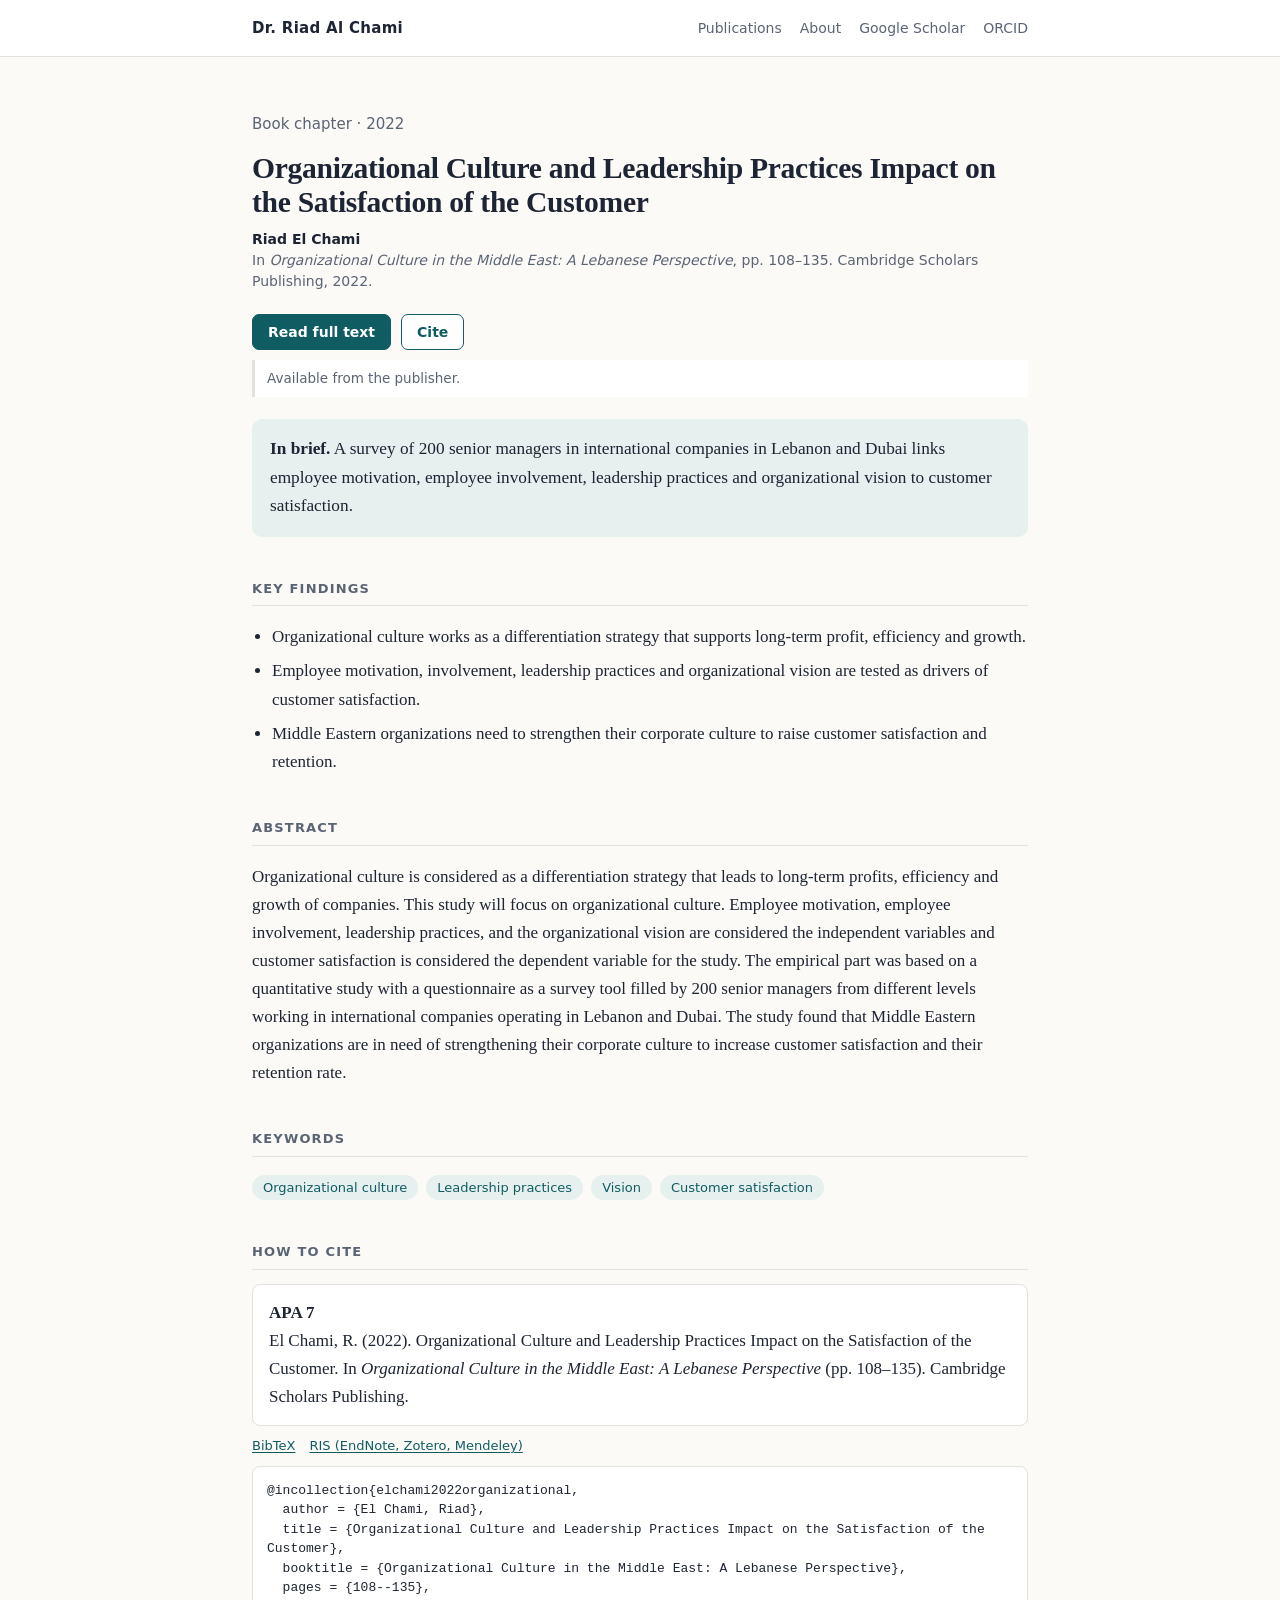
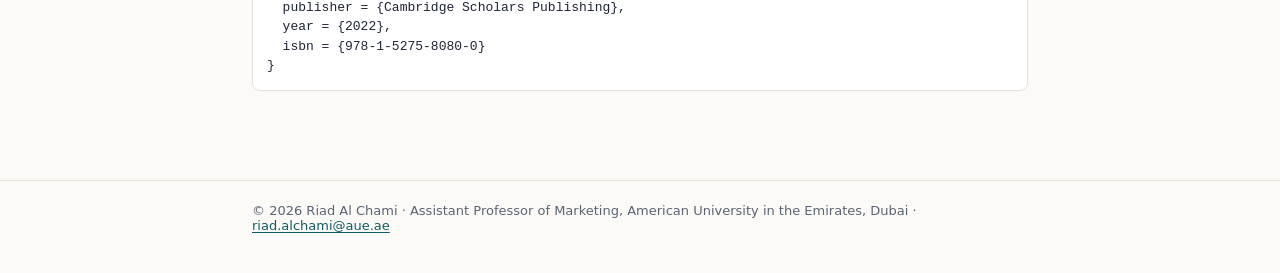
<file: organizational-culture-leadership-customer-satisfaction.html>
<!DOCTYPE html>
<html lang="en"><head>
<meta charset="utf-8"><meta name="viewport" content="width=device-width,initial-scale=1">
<title>Organizational Culture and Leadership Practices Impact on the Satisfaction of the Customer | Riad Al Chami</title>
<meta name="description" content="A survey of 200 senior managers in international companies in Lebanon and Dubai links employee motivation, employee involvement, leadership practices and organizational vision to customer satisfaction.">
<link rel="canonical" href="https://riadalchami-cloud.github.io/organizational-culture-leadership-customer-satisfaction.html">
<meta property="og:type" content="website"><meta property="og:title" content="Organizational Culture and Leadership Practices Impact on the Satisfaction of the Customer | Riad Al Chami"><meta property="og:description" content="A survey of 200 senior managers in international companies in Lebanon and Dubai links employee motivation, employee involvement, leadership practices and organizational vision to customer satisfaction."><meta property="og:url" content="https://riadalchami-cloud.github.io/organizational-culture-leadership-customer-satisfaction.html">
<meta name="robots" content="index,follow">
<meta name="citation_title" content="Organizational Culture and Leadership Practices Impact on the Satisfaction of the Customer">
<meta name="citation_author" content="El Chami, Riad">
<meta name="citation_publication_date" content="2022">
<meta name="citation_inbook_title" content="Organizational Culture in the Middle East: A Lebanese Perspective">
<meta name="citation_isbn" content="978-1-5275-8080-0">
<meta name="citation_firstpage" content="108">
<meta name="citation_lastpage" content="135">
<meta name="citation_publisher" content="Cambridge Scholars Publishing">
<meta name="citation_abstract_html_url" content="https://riadalchami-cloud.github.io/organizational-culture-leadership-customer-satisfaction.html">
<meta name="citation_keywords" content="Organizational culture; Leadership practices; Vision; Customer satisfaction">
<meta name="citation_language" content="en">
<meta name="DC.title" content="Organizational Culture and Leadership Practices Impact on the Satisfaction of the Customer">
<meta name="DC.creator" content="El Chami, Riad">
<meta name="DC.date" content="2022">
<link rel="stylesheet" href="https://riadalchami-cloud.github.io/style.css">
<script type="application/ld+json">{"@context": "https://schema.org", "@type": "Chapter", "@id": "https://riadalchami-cloud.github.io/organizational-culture-leadership-customer-satisfaction.html", "url": "https://riadalchami-cloud.github.io/organizational-culture-leadership-customer-satisfaction.html", "headline": "Organizational Culture and Leadership Practices Impact on the Satisfaction of the Customer", "name": "Organizational Culture and Leadership Practices Impact on the Satisfaction of the Customer", "author": [{"@type": "Person", "name": "Riad El Chami", "@id": "https://riadalchami-cloud.github.io/#person", "sameAs": "https://orcid.org/0000-0001-6254-8459"}], "datePublished": "2022", "inLanguage": "en", "keywords": ["Organizational culture", "Leadership practices", "Vision", "Customer satisfaction"], "publisher": {"@type": "Organization", "name": "Cambridge Scholars Publishing"}, "abstract": "Organizational culture is considered as a differentiation strategy that leads to long-term profits, efficiency and growth of companies. This study will focus on organizational culture. Employee motivation, employee involvement, leadership practices, and the organizational vision are considered the independent variables and customer satisfaction is considered the dependent variable for the study. The empirical part was based on a quantitative study with a questionnaire as a survey tool filled by 200 senior managers from different levels working in international companies operating in Lebanon and Dubai. The study found that Middle Eastern organizations are in need of strengthening their corporate culture to increase customer satisfaction and their retention rate.", "description": "A survey of 200 senior managers in international companies in Lebanon and Dubai links employee motivation, employee involvement, leadership practices and organizational vision to customer satisfaction.", "isPartOf": {"@type": "Book", "name": "Organizational Culture in the Middle East: A Lebanese Perspective", "isbn": "978-1-5275-8080-0"}, "pageStart": "108", "pageEnd": "135"}</script>
</head><body>
<header class="site"><div class="wrap"><a class="brand" href="https://riadalchami-cloud.github.io/">Dr. Riad Al Chami</a>
<nav><a href="https://riadalchami-cloud.github.io/#publications">Publications</a><a href="https://riadalchami-cloud.github.io/#about">About</a><a href="https://scholar.google.com/citations?user=tgdiXy8AAAAJ">Google Scholar</a><a href="https://orcid.org/0000-0001-6254-8459">ORCID</a></nav></div></header>
<main class="wrap"><article class="paper">
<p class="meta">Book chapter · 2022</p>
<h1>Organizational Culture and Leadership Practices Impact on the Satisfaction of the Customer</h1>
<p class="by"><b>Riad El Chami</b></p>
<p class="venue">In <i>Organizational Culture in the Middle East: A Lebanese Perspective</i>, pp. 108–135. Cambridge Scholars Publishing, 2022.</p>
<div class="actions"><a class="btn primary" href="https://www.cambridgescholars.com/product/978-1-5275-8080-0">Read full text</a><a class="btn ghost" href="#cite">Cite</a></div>
<p class="note">Available from the publisher.</p>
<div class="brief"><b>In brief.</b> A survey of 200 senior managers in international companies in Lebanon and Dubai links employee motivation, employee involvement, leadership practices and organizational vision to customer satisfaction.</div>
<h2>Key findings</h2><ul class='find'><li>Organizational culture works as a differentiation strategy that supports long-term profit, efficiency and growth.</li><li>Employee motivation, involvement, leadership practices and organizational vision are tested as drivers of customer satisfaction.</li><li>Middle Eastern organizations need to strengthen their corporate culture to raise customer satisfaction and retention.</li></ul>
<h2>Abstract</h2><p>Organizational culture is considered as a differentiation strategy that leads to long-term profits, efficiency and growth of companies. This study will focus on organizational culture. Employee motivation, employee involvement, leadership practices, and the organizational vision are considered the independent variables and customer satisfaction is considered the dependent variable for the study. The empirical part was based on a quantitative study with a questionnaire as a survey tool filled by 200 senior managers from different levels working in international companies operating in Lebanon and Dubai. The study found that Middle Eastern organizations are in need of strengthening their corporate culture to increase customer satisfaction and their retention rate.</p>
<h2>Keywords</h2><ul class="chips"><li>Organizational culture</li><li>Leadership practices</li><li>Vision</li><li>Customer satisfaction</li></ul>
<h2 id="cite">How to cite</h2>
<div class="cite"><b>APA 7</b><br>El Chami, R. (2022). Organizational Culture and Leadership Practices Impact on the Satisfaction of the Customer. In <i>Organizational Culture in the Middle East: A Lebanese Perspective</i> (pp. 108–135). Cambridge Scholars Publishing.</div>
<p class="links" style="margin-top:12px"><a href="https://riadalchami-cloud.github.io/organizational-culture-leadership-customer-satisfaction.bib">BibTeX</a><a href="https://riadalchami-cloud.github.io/organizational-culture-leadership-customer-satisfaction.ris">RIS (EndNote, Zotero, Mendeley)</a></p>
<pre>@incollection{elchami2022organizational,
  author = {El Chami, Riad},
  title = {Organizational Culture and Leadership Practices Impact on the Satisfaction of the Customer},
  booktitle = {Organizational Culture in the Middle East: A Lebanese Perspective},
  pages = {108--135},
  publisher = {Cambridge Scholars Publishing},
  year = {2022},
  isbn = {978-1-5275-8080-0}
}</pre>
</article></main><footer><div class="wrap">© 2026 Riad Al Chami · Assistant Professor of Marketing, American University in the Emirates, Dubai · <a href="mailto:riad.alchami@aue.ae">riad.alchami@aue.ae</a></div></footer></body></html>
</file>
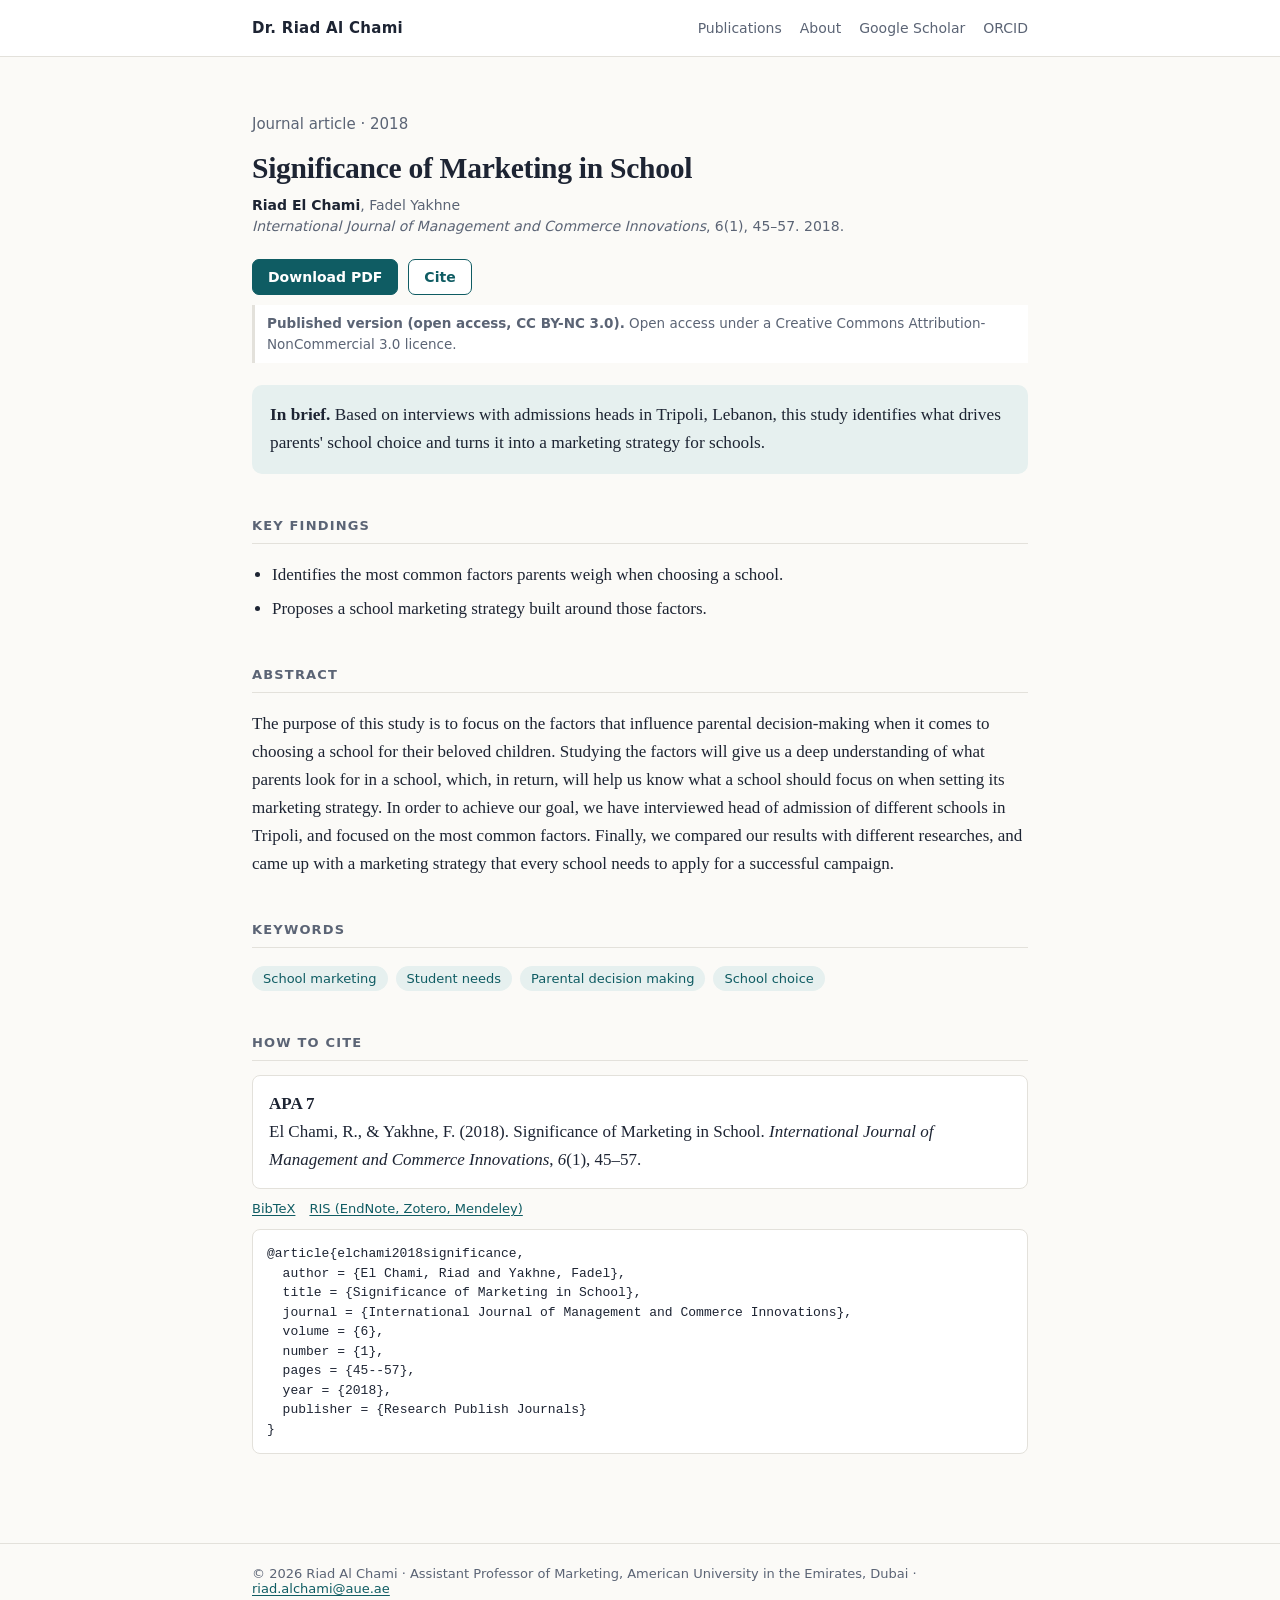
<file: significance-of-marketing-in-school.html>
<!DOCTYPE html>
<html lang="en"><head>
<meta charset="utf-8"><meta name="viewport" content="width=device-width,initial-scale=1">
<title>Significance of Marketing in School | Riad Al Chami</title>
<meta name="description" content="Based on interviews with admissions heads in Tripoli, Lebanon, this study identifies what drives parents&#x27; school choice and turns it into a marketing strategy for schools.">
<link rel="canonical" href="https://riadalchami-cloud.github.io/significance-of-marketing-in-school.html">
<meta property="og:type" content="website"><meta property="og:title" content="Significance of Marketing in School | Riad Al Chami"><meta property="og:description" content="Based on interviews with admissions heads in Tripoli, Lebanon, this study identifies what drives parents&#x27; school choice and turns it into a marketing strategy for schools."><meta property="og:url" content="https://riadalchami-cloud.github.io/significance-of-marketing-in-school.html">
<meta name="robots" content="index,follow">
<meta name="citation_title" content="Significance of Marketing in School">
<meta name="citation_author" content="El Chami, Riad">
<meta name="citation_author" content="Yakhne, Fadel">
<meta name="citation_publication_date" content="2018">
<meta name="citation_journal_title" content="International Journal of Management and Commerce Innovations">
<meta name="citation_issn" content="2348-7585">
<meta name="citation_volume" content="6">
<meta name="citation_issue" content="1">
<meta name="citation_firstpage" content="45">
<meta name="citation_lastpage" content="57">
<meta name="citation_publisher" content="Research Publish Journals">
<meta name="citation_abstract_html_url" content="https://riadalchami-cloud.github.io/significance-of-marketing-in-school.html">
<meta name="citation_pdf_url" content="https://riadalchami-cloud.github.io/significance-of-marketing-in-school.pdf">
<meta name="citation_keywords" content="School marketing; Student needs; Parental decision making; School choice">
<meta name="citation_language" content="en">
<meta name="DC.title" content="Significance of Marketing in School">
<meta name="DC.creator" content="El Chami, Riad">
<meta name="DC.creator" content="Yakhne, Fadel">
<meta name="DC.date" content="2018">
<link rel="stylesheet" href="https://riadalchami-cloud.github.io/style.css">
<script type="application/ld+json">{"@context": "https://schema.org", "@type": "ScholarlyArticle", "@id": "https://riadalchami-cloud.github.io/significance-of-marketing-in-school.html", "url": "https://riadalchami-cloud.github.io/significance-of-marketing-in-school.html", "headline": "Significance of Marketing in School", "name": "Significance of Marketing in School", "author": [{"@type": "Person", "name": "Riad El Chami", "@id": "https://riadalchami-cloud.github.io/#person", "sameAs": "https://orcid.org/0000-0001-6254-8459"}, {"@type": "Person", "name": "Fadel Yakhne"}], "datePublished": "2018", "inLanguage": "en", "keywords": ["School marketing", "Student needs", "Parental decision making", "School choice"], "publisher": {"@type": "Organization", "name": "Research Publish Journals"}, "abstract": "The purpose of this study is to focus on the factors that influence parental decision-making when it comes to choosing a school for their beloved children. Studying the factors will give us a deep understanding of what parents look for in a school, which, in return, will help us know what a school should focus on when setting its marketing strategy. In order to achieve our goal, we have interviewed head of admission of different schools in Tripoli, and focused on the most common factors. Finally, we compared our results with different researches, and came up with a marketing strategy that every school needs to apply for a successful campaign.", "description": "Based on interviews with admissions heads in Tripoli, Lebanon, this study identifies what drives parents' school choice and turns it into a marketing strategy for schools.", "isPartOf": {"@type": "PublicationIssue", "issueNumber": "1", "isPartOf": {"@type": "PublicationVolume", "volumeNumber": "6", "isPartOf": {"@type": "Periodical", "name": "International Journal of Management and Commerce Innovations", "issn": "2348-7585"}}}, "pageStart": "45", "pageEnd": "57", "encoding": {"@type": "MediaObject", "encodingFormat": "application/pdf", "contentUrl": "https://riadalchami-cloud.github.io/significance-of-marketing-in-school.pdf"}, "isAccessibleForFree": true}</script>
</head><body>
<header class="site"><div class="wrap"><a class="brand" href="https://riadalchami-cloud.github.io/">Dr. Riad Al Chami</a>
<nav><a href="https://riadalchami-cloud.github.io/#publications">Publications</a><a href="https://riadalchami-cloud.github.io/#about">About</a><a href="https://scholar.google.com/citations?user=tgdiXy8AAAAJ">Google Scholar</a><a href="https://orcid.org/0000-0001-6254-8459">ORCID</a></nav></div></header>
<main class="wrap"><article class="paper">
<p class="meta">Journal article · 2018</p>
<h1>Significance of Marketing in School</h1>
<p class="by"><b>Riad El Chami</b>, Fadel Yakhne</p>
<p class="venue"><i>International Journal of Management and Commerce Innovations</i>, 6(1), 45–57. 2018.</p>
<div class="actions"><a class="btn primary" href="https://riadalchami-cloud.github.io/significance-of-marketing-in-school.pdf">Download PDF</a><a class="btn ghost" href="#cite">Cite</a></div>
<p class="note"><b>Published version (open access, CC BY-NC 3.0).</b> Open access under a Creative Commons Attribution-NonCommercial 3.0 licence.</p>
<div class="brief"><b>In brief.</b> Based on interviews with admissions heads in Tripoli, Lebanon, this study identifies what drives parents&#x27; school choice and turns it into a marketing strategy for schools.</div>
<h2>Key findings</h2><ul class='find'><li>Identifies the most common factors parents weigh when choosing a school.</li><li>Proposes a school marketing strategy built around those factors.</li></ul>
<h2>Abstract</h2><p>The purpose of this study is to focus on the factors that influence parental decision-making when it comes to choosing a school for their beloved children. Studying the factors will give us a deep understanding of what parents look for in a school, which, in return, will help us know what a school should focus on when setting its marketing strategy. In order to achieve our goal, we have interviewed head of admission of different schools in Tripoli, and focused on the most common factors. Finally, we compared our results with different researches, and came up with a marketing strategy that every school needs to apply for a successful campaign.</p>
<h2>Keywords</h2><ul class="chips"><li>School marketing</li><li>Student needs</li><li>Parental decision making</li><li>School choice</li></ul>
<h2 id="cite">How to cite</h2>
<div class="cite"><b>APA 7</b><br>El Chami, R., & Yakhne, F. (2018). Significance of Marketing in School. <i>International Journal of Management and Commerce Innovations</i>, <i>6</i>(1), 45–57.</div>
<p class="links" style="margin-top:12px"><a href="https://riadalchami-cloud.github.io/significance-of-marketing-in-school.bib">BibTeX</a><a href="https://riadalchami-cloud.github.io/significance-of-marketing-in-school.ris">RIS (EndNote, Zotero, Mendeley)</a></p>
<pre>@article{elchami2018significance,
  author = {El Chami, Riad and Yakhne, Fadel},
  title = {Significance of Marketing in School},
  journal = {International Journal of Management and Commerce Innovations},
  volume = {6},
  number = {1},
  pages = {45--57},
  year = {2018},
  publisher = {Research Publish Journals}
}</pre>
</article></main><footer><div class="wrap">© 2026 Riad Al Chami · Assistant Professor of Marketing, American University in the Emirates, Dubai · <a href="mailto:riad.alchami@aue.ae">riad.alchami@aue.ae</a></div></footer></body></html>
</file>
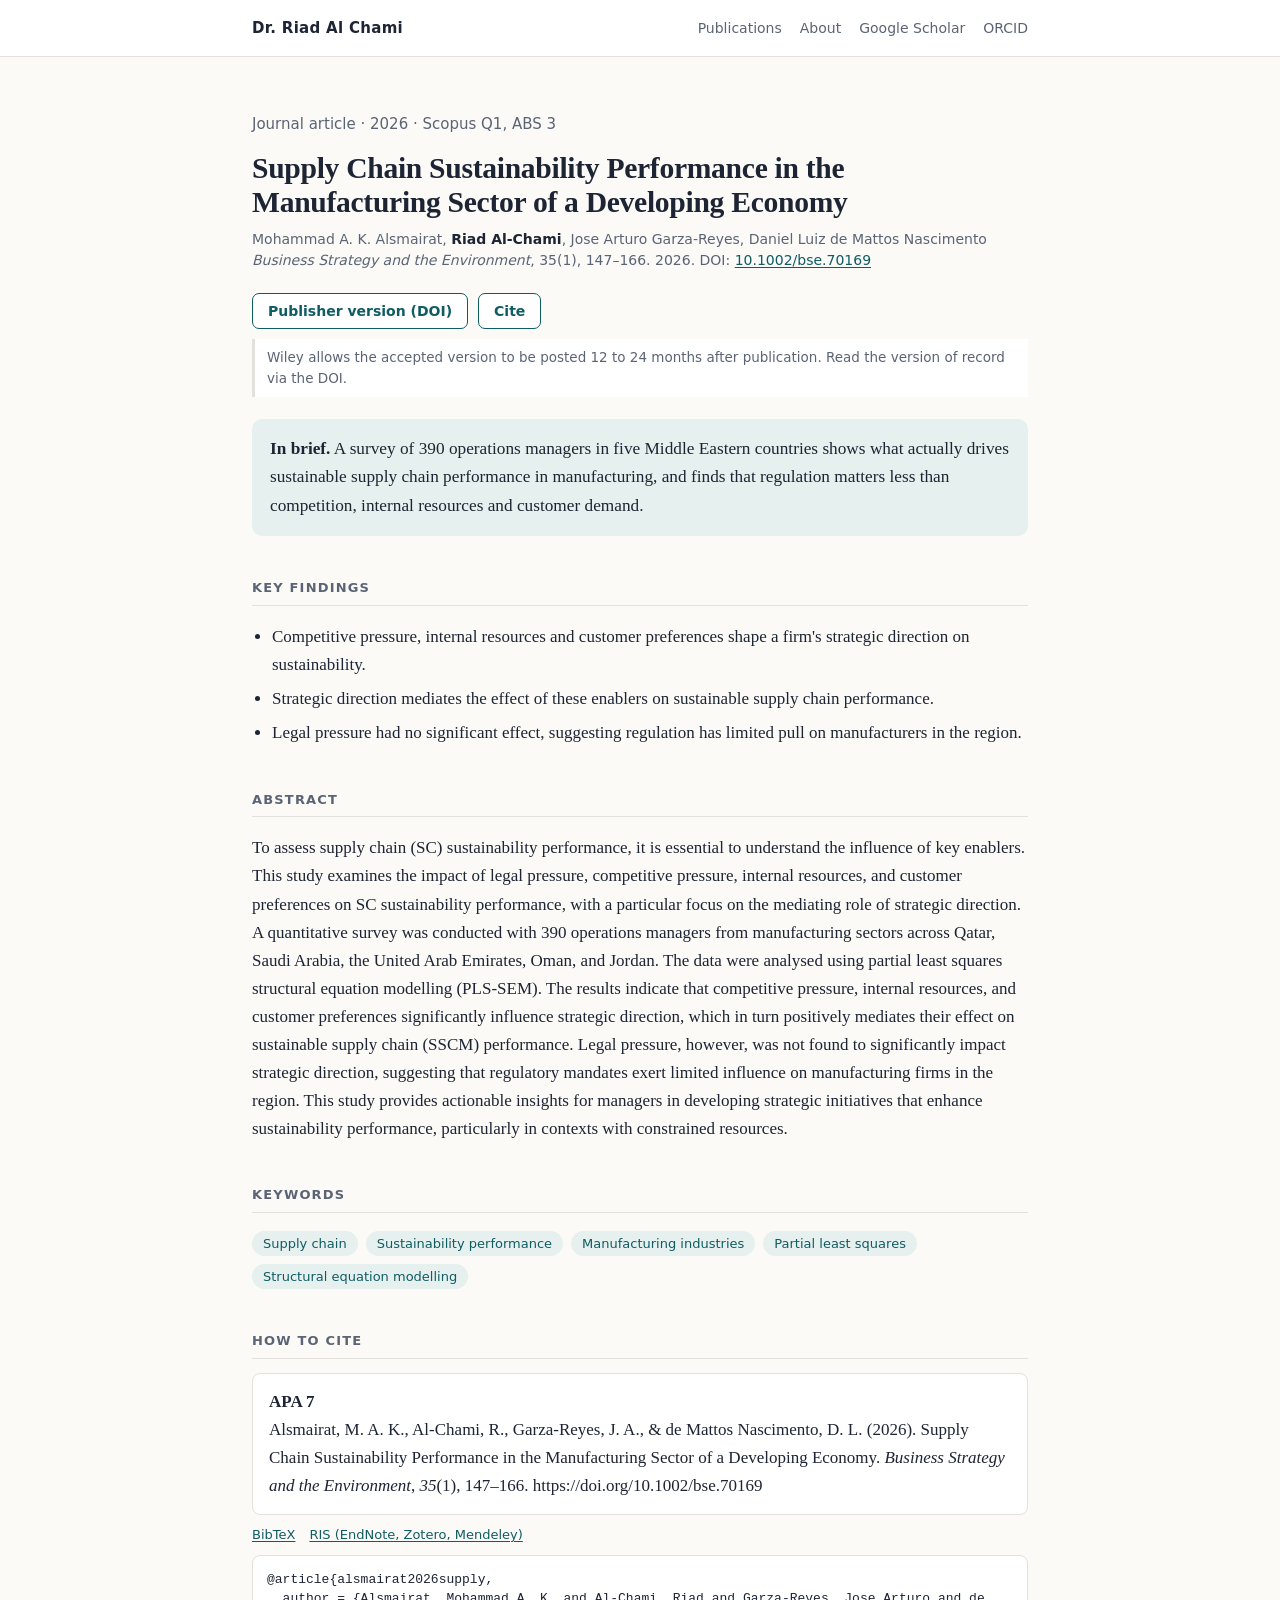
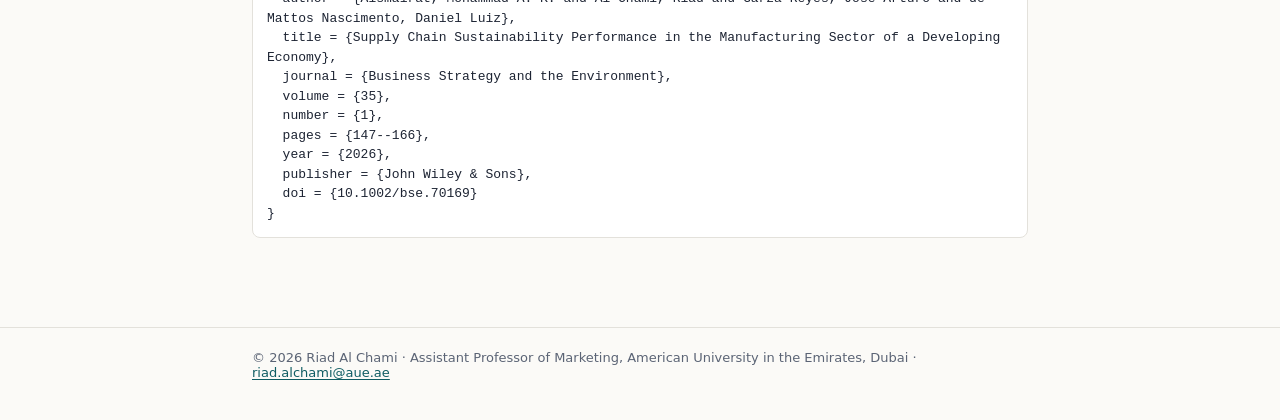
<file: supply-chain-sustainability-performance-manufacturing.html>
<!DOCTYPE html>
<html lang="en"><head>
<meta charset="utf-8"><meta name="viewport" content="width=device-width,initial-scale=1">
<title>Supply Chain Sustainability Performance in the Manufacturing Sector of a Developing Economy | Riad Al Chami</title>
<meta name="description" content="A survey of 390 operations managers in five Middle Eastern countries shows what actually drives sustainable supply chain performance in manufacturing, and finds that regulation matters less than competition, internal resources and customer demand.">
<link rel="canonical" href="https://riadalchami-cloud.github.io/supply-chain-sustainability-performance-manufacturing.html">
<meta property="og:type" content="website"><meta property="og:title" content="Supply Chain Sustainability Performance in the Manufacturing Sector of a Developing Economy | Riad Al Chami"><meta property="og:description" content="A survey of 390 operations managers in five Middle Eastern countries shows what actually drives sustainable supply chain performance in manufacturing, and finds that regulation matters less than competition, internal resources and customer demand."><meta property="og:url" content="https://riadalchami-cloud.github.io/supply-chain-sustainability-performance-manufacturing.html">
<meta name="robots" content="index,follow">
<meta name="citation_title" content="Supply Chain Sustainability Performance in the Manufacturing Sector of a Developing Economy">
<meta name="citation_author" content="Alsmairat, Mohammad A. K.">
<meta name="citation_author" content="Al-Chami, Riad">
<meta name="citation_author" content="Garza-Reyes, Jose Arturo">
<meta name="citation_author" content="de Mattos Nascimento, Daniel Luiz">
<meta name="citation_publication_date" content="2026/01">
<meta name="citation_journal_title" content="Business Strategy and the Environment">
<meta name="citation_issn" content="0964-4733">
<meta name="citation_volume" content="35">
<meta name="citation_issue" content="1">
<meta name="citation_firstpage" content="147">
<meta name="citation_lastpage" content="166">
<meta name="citation_publisher" content="John Wiley &amp; Sons">
<meta name="citation_doi" content="10.1002/bse.70169">
<meta name="citation_abstract_html_url" content="https://riadalchami-cloud.github.io/supply-chain-sustainability-performance-manufacturing.html">
<meta name="citation_keywords" content="Supply chain; Sustainability performance; Manufacturing industries; Partial least squares; Structural equation modelling">
<meta name="citation_language" content="en">
<meta name="DC.title" content="Supply Chain Sustainability Performance in the Manufacturing Sector of a Developing Economy">
<meta name="DC.creator" content="Alsmairat, Mohammad A. K.">
<meta name="DC.creator" content="Al-Chami, Riad">
<meta name="DC.creator" content="Garza-Reyes, Jose Arturo">
<meta name="DC.creator" content="de Mattos Nascimento, Daniel Luiz">
<meta name="DC.date" content="2026">
<meta name="DC.identifier" content="doi:10.1002/bse.70169">
<link rel="stylesheet" href="https://riadalchami-cloud.github.io/style.css">
<script type="application/ld+json">{"@context": "https://schema.org", "@type": "ScholarlyArticle", "@id": "https://riadalchami-cloud.github.io/supply-chain-sustainability-performance-manufacturing.html", "url": "https://riadalchami-cloud.github.io/supply-chain-sustainability-performance-manufacturing.html", "headline": "Supply Chain Sustainability Performance in the Manufacturing Sector of a Developing Economy", "name": "Supply Chain Sustainability Performance in the Manufacturing Sector of a Developing Economy", "author": [{"@type": "Person", "name": "Mohammad A. K. Alsmairat"}, {"@type": "Person", "name": "Riad Al-Chami", "@id": "https://riadalchami-cloud.github.io/#person", "sameAs": "https://orcid.org/0000-0001-6254-8459"}, {"@type": "Person", "name": "Jose Arturo Garza-Reyes"}, {"@type": "Person", "name": "Daniel Luiz de Mattos Nascimento"}], "datePublished": "2026-01", "inLanguage": "en", "keywords": ["Supply chain", "Sustainability performance", "Manufacturing industries", "Partial least squares", "Structural equation modelling"], "publisher": {"@type": "Organization", "name": "John Wiley & Sons"}, "abstract": "To assess supply chain (SC) sustainability performance, it is essential to understand the influence of key enablers. This study examines the impact of legal pressure, competitive pressure, internal resources, and customer preferences on SC sustainability performance, with a particular focus on the mediating role of strategic direction. A quantitative survey was conducted with 390 operations managers from manufacturing sectors across Qatar, Saudi Arabia, the United Arab Emirates, Oman, and Jordan. The data were analysed using partial least squares structural equation modelling (PLS-SEM). The results indicate that competitive pressure, internal resources, and customer preferences significantly influence strategic direction, which in turn positively mediates their effect on sustainable supply chain (SSCM) performance. Legal pressure, however, was not found to significantly impact strategic direction, suggesting that regulatory mandates exert limited influence on manufacturing firms in the region. This study provides actionable insights for managers in developing strategic initiatives that enhance sustainability performance, particularly in contexts with constrained resources.", "description": "A survey of 390 operations managers in five Middle Eastern countries shows what actually drives sustainable supply chain performance in manufacturing, and finds that regulation matters less than competition, internal resources and customer demand.", "sameAs": "https://doi.org/10.1002/bse.70169", "identifier": {"@type": "PropertyValue", "propertyID": "DOI", "value": "10.1002/bse.70169"}, "isPartOf": {"@type": "PublicationIssue", "issueNumber": "1", "isPartOf": {"@type": "PublicationVolume", "volumeNumber": "35", "isPartOf": {"@type": "Periodical", "name": "Business Strategy and the Environment", "issn": "0964-4733"}}}, "pageStart": "147", "pageEnd": "166"}</script>
</head><body>
<header class="site"><div class="wrap"><a class="brand" href="https://riadalchami-cloud.github.io/">Dr. Riad Al Chami</a>
<nav><a href="https://riadalchami-cloud.github.io/#publications">Publications</a><a href="https://riadalchami-cloud.github.io/#about">About</a><a href="https://scholar.google.com/citations?user=tgdiXy8AAAAJ">Google Scholar</a><a href="https://orcid.org/0000-0001-6254-8459">ORCID</a></nav></div></header>
<main class="wrap"><article class="paper">
<p class="meta">Journal article · 2026 · Scopus Q1, ABS 3</p>
<h1>Supply Chain Sustainability Performance in the Manufacturing Sector of a Developing Economy</h1>
<p class="by">Mohammad A. K. Alsmairat, <b>Riad Al-Chami</b>, Jose Arturo Garza-Reyes, Daniel Luiz de Mattos Nascimento</p>
<p class="venue"><i>Business Strategy and the Environment</i>, 35(1), 147–166. 2026. DOI: <a href='https://doi.org/10.1002/bse.70169'>10.1002/bse.70169</a></p>
<div class="actions"><a class="btn ghost" href="https://doi.org/10.1002/bse.70169">Publisher version (DOI)</a><a class="btn ghost" href="#cite">Cite</a></div>
<p class="note">Wiley allows the accepted version to be posted 12 to 24 months after publication. Read the version of record via the DOI.</p>
<div class="brief"><b>In brief.</b> A survey of 390 operations managers in five Middle Eastern countries shows what actually drives sustainable supply chain performance in manufacturing, and finds that regulation matters less than competition, internal resources and customer demand.</div>
<h2>Key findings</h2><ul class='find'><li>Competitive pressure, internal resources and customer preferences shape a firm&#x27;s strategic direction on sustainability.</li><li>Strategic direction mediates the effect of these enablers on sustainable supply chain performance.</li><li>Legal pressure had no significant effect, suggesting regulation has limited pull on manufacturers in the region.</li></ul>
<h2>Abstract</h2><p>To assess supply chain (SC) sustainability performance, it is essential to understand the influence of key enablers. This study examines the impact of legal pressure, competitive pressure, internal resources, and customer preferences on SC sustainability performance, with a particular focus on the mediating role of strategic direction. A quantitative survey was conducted with 390 operations managers from manufacturing sectors across Qatar, Saudi Arabia, the United Arab Emirates, Oman, and Jordan. The data were analysed using partial least squares structural equation modelling (PLS-SEM). The results indicate that competitive pressure, internal resources, and customer preferences significantly influence strategic direction, which in turn positively mediates their effect on sustainable supply chain (SSCM) performance. Legal pressure, however, was not found to significantly impact strategic direction, suggesting that regulatory mandates exert limited influence on manufacturing firms in the region. This study provides actionable insights for managers in developing strategic initiatives that enhance sustainability performance, particularly in contexts with constrained resources.</p>
<h2>Keywords</h2><ul class="chips"><li>Supply chain</li><li>Sustainability performance</li><li>Manufacturing industries</li><li>Partial least squares</li><li>Structural equation modelling</li></ul>
<h2 id="cite">How to cite</h2>
<div class="cite"><b>APA 7</b><br>Alsmairat, M. A. K., Al-Chami, R., Garza-Reyes, J. A., & de Mattos Nascimento, D. L. (2026). Supply Chain Sustainability Performance in the Manufacturing Sector of a Developing Economy. <i>Business Strategy and the Environment</i>, <i>35</i>(1), 147–166. https://doi.org/10.1002/bse.70169</div>
<p class="links" style="margin-top:12px"><a href="https://riadalchami-cloud.github.io/supply-chain-sustainability-performance-manufacturing.bib">BibTeX</a><a href="https://riadalchami-cloud.github.io/supply-chain-sustainability-performance-manufacturing.ris">RIS (EndNote, Zotero, Mendeley)</a></p>
<pre>@article{alsmairat2026supply,
  author = {Alsmairat, Mohammad A. K. and Al-Chami, Riad and Garza-Reyes, Jose Arturo and de Mattos Nascimento, Daniel Luiz},
  title = {Supply Chain Sustainability Performance in the Manufacturing Sector of a Developing Economy},
  journal = {Business Strategy and the Environment},
  volume = {35},
  number = {1},
  pages = {147--166},
  year = {2026},
  publisher = {John Wiley &amp; Sons},
  doi = {10.1002/bse.70169}
}</pre>
</article></main><footer><div class="wrap">© 2026 Riad Al Chami · Assistant Professor of Marketing, American University in the Emirates, Dubai · <a href="mailto:riad.alchami@aue.ae">riad.alchami@aue.ae</a></div></footer></body></html>
</file>
